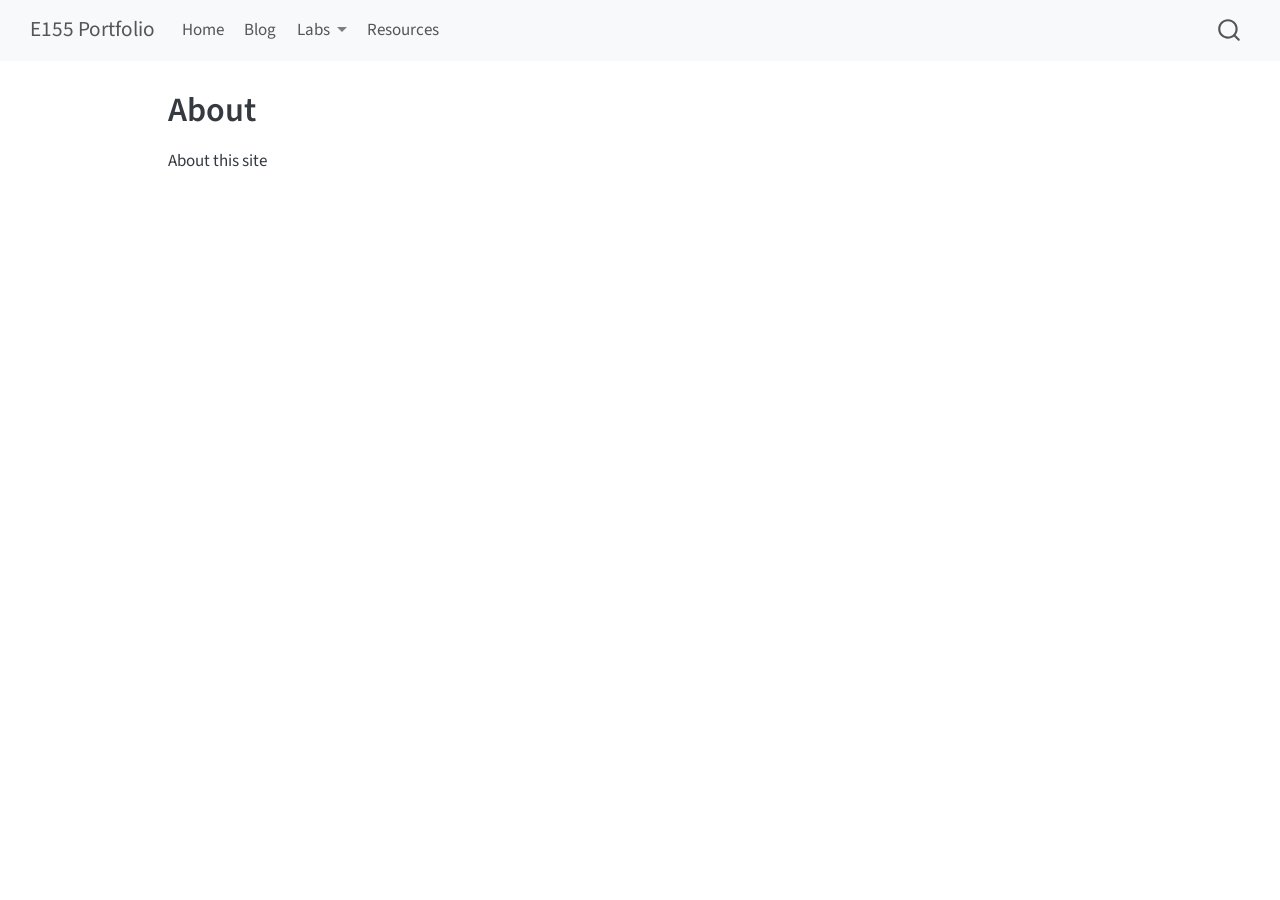
<file: about.html>
<!DOCTYPE html>
<html xmlns="http://www.w3.org/1999/xhtml" lang="en" xml:lang="en"><head>

<meta charset="utf-8">
<meta name="generator" content="quarto-1.6.36">

<meta name="viewport" content="width=device-width, initial-scale=1.0, user-scalable=yes">


<title>About – E155 Portfolio</title>
<style>
code{white-space: pre-wrap;}
span.smallcaps{font-variant: small-caps;}
div.columns{display: flex; gap: min(4vw, 1.5em);}
div.column{flex: auto; overflow-x: auto;}
div.hanging-indent{margin-left: 1.5em; text-indent: -1.5em;}
ul.task-list{list-style: none;}
ul.task-list li input[type="checkbox"] {
  width: 0.8em;
  margin: 0 0.8em 0.2em -1em; /* quarto-specific, see https://github.com/quarto-dev/quarto-cli/issues/4556 */ 
  vertical-align: middle;
}
</style>


<script src="site_libs/quarto-nav/quarto-nav.js"></script>
<script src="site_libs/quarto-nav/headroom.min.js"></script>
<script src="site_libs/clipboard/clipboard.min.js"></script>
<script src="site_libs/quarto-search/autocomplete.umd.js"></script>
<script src="site_libs/quarto-search/fuse.min.js"></script>
<script src="site_libs/quarto-search/quarto-search.js"></script>
<meta name="quarto:offset" content="./">
<script src="site_libs/quarto-html/quarto.js"></script>
<script src="site_libs/quarto-html/popper.min.js"></script>
<script src="site_libs/quarto-html/tippy.umd.min.js"></script>
<script src="site_libs/quarto-html/anchor.min.js"></script>
<link href="site_libs/quarto-html/tippy.css" rel="stylesheet">
<link href="site_libs/quarto-html/quarto-syntax-highlighting-01c78b5cd655e4cd89133cf59d535862.css" rel="stylesheet" id="quarto-text-highlighting-styles">
<script src="site_libs/bootstrap/bootstrap.min.js"></script>
<link href="site_libs/bootstrap/bootstrap-icons.css" rel="stylesheet">
<link href="site_libs/bootstrap/bootstrap-274c3d255ff4b40ad85bc0e900837b3c.min.css" rel="stylesheet" append-hash="true" id="quarto-bootstrap" data-mode="light">
<script id="quarto-search-options" type="application/json">{
  "location": "navbar",
  "copy-button": false,
  "collapse-after": 3,
  "panel-placement": "end",
  "type": "overlay",
  "limit": 50,
  "keyboard-shortcut": [
    "f",
    "/",
    "s"
  ],
  "show-item-context": false,
  "language": {
    "search-no-results-text": "No results",
    "search-matching-documents-text": "matching documents",
    "search-copy-link-title": "Copy link to search",
    "search-hide-matches-text": "Hide additional matches",
    "search-more-match-text": "more match in this document",
    "search-more-matches-text": "more matches in this document",
    "search-clear-button-title": "Clear",
    "search-text-placeholder": "",
    "search-detached-cancel-button-title": "Cancel",
    "search-submit-button-title": "Submit",
    "search-label": "Search"
  }
}</script>


<link rel="stylesheet" href="styles.css">
</head>

<body class="nav-fixed">

<div id="quarto-search-results"></div>
  <header id="quarto-header" class="headroom fixed-top">
    <nav class="navbar navbar-expand-lg " data-bs-theme="dark">
      <div class="navbar-container container-fluid">
      <div class="navbar-brand-container mx-auto">
    <a class="navbar-brand" href="./index.html">
    <span class="navbar-title">E155 Portfolio</span>
    </a>
  </div>
            <div id="quarto-search" class="" title="Search"></div>
          <button class="navbar-toggler" type="button" data-bs-toggle="collapse" data-bs-target="#navbarCollapse" aria-controls="navbarCollapse" role="menu" aria-expanded="false" aria-label="Toggle navigation" onclick="if (window.quartoToggleHeadroom) { window.quartoToggleHeadroom(); }">
  <span class="navbar-toggler-icon"></span>
</button>
          <div class="collapse navbar-collapse" id="navbarCollapse">
            <ul class="navbar-nav navbar-nav-scroll me-auto">
  <li class="nav-item">
    <a class="nav-link" href="./index.html"> 
<span class="menu-text">Home</span></a>
  </li>  
  <li class="nav-item">
    <a class="nav-link" href="./blog.html"> 
<span class="menu-text">Blog</span></a>
  </li>  
  <li class="nav-item dropdown ">
    <a class="nav-link dropdown-toggle" href="#" id="nav-menu-labs" role="link" data-bs-toggle="dropdown" aria-expanded="false">
 <span class="menu-text">Labs</span>
    </a>
    <ul class="dropdown-menu" aria-labelledby="nav-menu-labs">    
        <li>
    <a class="dropdown-item" href="./labs/lab1/lab1.html">
 <span class="dropdown-text">Lab1</span></a>
  </li>  
        <li>
    <a class="dropdown-item" href="./labs/lab2/lab2.html">
 <span class="dropdown-text">Lab2</span></a>
  </li>  
        <li>
    <a class="dropdown-item" href="./labs/lab3/lab3.html">
 <span class="dropdown-text">Lab3</span></a>
  </li>  
        <li>
    <a class="dropdown-item" href="./labs/lab4/lab4.html">
 <span class="dropdown-text">Lab4</span></a>
  </li>  
        <li>
    <a class="dropdown-item" href="./labs/lab5/lab5.html">
 <span class="dropdown-text">Lab5</span></a>
  </li>  
        <li>
    <a class="dropdown-item" href="./labs/lab6/lab6.html">
 <span class="dropdown-text">Lab6</span></a>
  </li>  
        <li>
    <a class="dropdown-item" href="./labs/lab7/lab7.html">
 <span class="dropdown-text">Lab7</span></a>
  </li>  
    </ul>
  </li>
  <li class="nav-item">
    <a class="nav-link" href="./resources.html"> 
<span class="menu-text">Resources</span></a>
  </li>  
</ul>
          </div> <!-- /navcollapse -->
            <div class="quarto-navbar-tools">
</div>
      </div> <!-- /container-fluid -->
    </nav>
</header>
<!-- content -->
<div id="quarto-content" class="quarto-container page-columns page-rows-contents page-layout-article page-navbar">
<!-- sidebar -->
<!-- margin-sidebar -->
    <div id="quarto-margin-sidebar" class="sidebar margin-sidebar zindex-bottom">
        
    </div>
<!-- main -->
<main class="content" id="quarto-document-content">

<header id="title-block-header" class="quarto-title-block default">
<div class="quarto-title">
<h1 class="title">About</h1>
</div>



<div class="quarto-title-meta">

    
  
    
  </div>
  


</header>


<p>About this site</p>



</main> <!-- /main -->
<script id="quarto-html-after-body" type="application/javascript">
window.document.addEventListener("DOMContentLoaded", function (event) {
  const toggleBodyColorMode = (bsSheetEl) => {
    const mode = bsSheetEl.getAttribute("data-mode");
    const bodyEl = window.document.querySelector("body");
    if (mode === "dark") {
      bodyEl.classList.add("quarto-dark");
      bodyEl.classList.remove("quarto-light");
    } else {
      bodyEl.classList.add("quarto-light");
      bodyEl.classList.remove("quarto-dark");
    }
  }
  const toggleBodyColorPrimary = () => {
    const bsSheetEl = window.document.querySelector("link#quarto-bootstrap");
    if (bsSheetEl) {
      toggleBodyColorMode(bsSheetEl);
    }
  }
  toggleBodyColorPrimary();  
  const icon = "";
  const anchorJS = new window.AnchorJS();
  anchorJS.options = {
    placement: 'right',
    icon: icon
  };
  anchorJS.add('.anchored');
  const isCodeAnnotation = (el) => {
    for (const clz of el.classList) {
      if (clz.startsWith('code-annotation-')) {                     
        return true;
      }
    }
    return false;
  }
  const onCopySuccess = function(e) {
    // button target
    const button = e.trigger;
    // don't keep focus
    button.blur();
    // flash "checked"
    button.classList.add('code-copy-button-checked');
    var currentTitle = button.getAttribute("title");
    button.setAttribute("title", "Copied!");
    let tooltip;
    if (window.bootstrap) {
      button.setAttribute("data-bs-toggle", "tooltip");
      button.setAttribute("data-bs-placement", "left");
      button.setAttribute("data-bs-title", "Copied!");
      tooltip = new bootstrap.Tooltip(button, 
        { trigger: "manual", 
          customClass: "code-copy-button-tooltip",
          offset: [0, -8]});
      tooltip.show();    
    }
    setTimeout(function() {
      if (tooltip) {
        tooltip.hide();
        button.removeAttribute("data-bs-title");
        button.removeAttribute("data-bs-toggle");
        button.removeAttribute("data-bs-placement");
      }
      button.setAttribute("title", currentTitle);
      button.classList.remove('code-copy-button-checked');
    }, 1000);
    // clear code selection
    e.clearSelection();
  }
  const getTextToCopy = function(trigger) {
      const codeEl = trigger.previousElementSibling.cloneNode(true);
      for (const childEl of codeEl.children) {
        if (isCodeAnnotation(childEl)) {
          childEl.remove();
        }
      }
      return codeEl.innerText;
  }
  const clipboard = new window.ClipboardJS('.code-copy-button:not([data-in-quarto-modal])', {
    text: getTextToCopy
  });
  clipboard.on('success', onCopySuccess);
  if (window.document.getElementById('quarto-embedded-source-code-modal')) {
    const clipboardModal = new window.ClipboardJS('.code-copy-button[data-in-quarto-modal]', {
      text: getTextToCopy,
      container: window.document.getElementById('quarto-embedded-source-code-modal')
    });
    clipboardModal.on('success', onCopySuccess);
  }
    var localhostRegex = new RegExp(/^(?:http|https):\/\/localhost\:?[0-9]*\//);
    var mailtoRegex = new RegExp(/^mailto:/);
      var filterRegex = new RegExp('/' + window.location.host + '/');
    var isInternal = (href) => {
        return filterRegex.test(href) || localhostRegex.test(href) || mailtoRegex.test(href);
    }
    // Inspect non-navigation links and adorn them if external
 	var links = window.document.querySelectorAll('a[href]:not(.nav-link):not(.navbar-brand):not(.toc-action):not(.sidebar-link):not(.sidebar-item-toggle):not(.pagination-link):not(.no-external):not([aria-hidden]):not(.dropdown-item):not(.quarto-navigation-tool):not(.about-link)');
    for (var i=0; i<links.length; i++) {
      const link = links[i];
      if (!isInternal(link.href)) {
        // undo the damage that might have been done by quarto-nav.js in the case of
        // links that we want to consider external
        if (link.dataset.originalHref !== undefined) {
          link.href = link.dataset.originalHref;
        }
      }
    }
  function tippyHover(el, contentFn, onTriggerFn, onUntriggerFn) {
    const config = {
      allowHTML: true,
      maxWidth: 500,
      delay: 100,
      arrow: false,
      appendTo: function(el) {
          return el.parentElement;
      },
      interactive: true,
      interactiveBorder: 10,
      theme: 'quarto',
      placement: 'bottom-start',
    };
    if (contentFn) {
      config.content = contentFn;
    }
    if (onTriggerFn) {
      config.onTrigger = onTriggerFn;
    }
    if (onUntriggerFn) {
      config.onUntrigger = onUntriggerFn;
    }
    window.tippy(el, config); 
  }
  const noterefs = window.document.querySelectorAll('a[role="doc-noteref"]');
  for (var i=0; i<noterefs.length; i++) {
    const ref = noterefs[i];
    tippyHover(ref, function() {
      // use id or data attribute instead here
      let href = ref.getAttribute('data-footnote-href') || ref.getAttribute('href');
      try { href = new URL(href).hash; } catch {}
      const id = href.replace(/^#\/?/, "");
      const note = window.document.getElementById(id);
      if (note) {
        return note.innerHTML;
      } else {
        return "";
      }
    });
  }
  const xrefs = window.document.querySelectorAll('a.quarto-xref');
  const processXRef = (id, note) => {
    // Strip column container classes
    const stripColumnClz = (el) => {
      el.classList.remove("page-full", "page-columns");
      if (el.children) {
        for (const child of el.children) {
          stripColumnClz(child);
        }
      }
    }
    stripColumnClz(note)
    if (id === null || id.startsWith('sec-')) {
      // Special case sections, only their first couple elements
      const container = document.createElement("div");
      if (note.children && note.children.length > 2) {
        container.appendChild(note.children[0].cloneNode(true));
        for (let i = 1; i < note.children.length; i++) {
          const child = note.children[i];
          if (child.tagName === "P" && child.innerText === "") {
            continue;
          } else {
            container.appendChild(child.cloneNode(true));
            break;
          }
        }
        if (window.Quarto?.typesetMath) {
          window.Quarto.typesetMath(container);
        }
        return container.innerHTML
      } else {
        if (window.Quarto?.typesetMath) {
          window.Quarto.typesetMath(note);
        }
        return note.innerHTML;
      }
    } else {
      // Remove any anchor links if they are present
      const anchorLink = note.querySelector('a.anchorjs-link');
      if (anchorLink) {
        anchorLink.remove();
      }
      if (window.Quarto?.typesetMath) {
        window.Quarto.typesetMath(note);
      }
      if (note.classList.contains("callout")) {
        return note.outerHTML;
      } else {
        return note.innerHTML;
      }
    }
  }
  for (var i=0; i<xrefs.length; i++) {
    const xref = xrefs[i];
    tippyHover(xref, undefined, function(instance) {
      instance.disable();
      let url = xref.getAttribute('href');
      let hash = undefined; 
      if (url.startsWith('#')) {
        hash = url;
      } else {
        try { hash = new URL(url).hash; } catch {}
      }
      if (hash) {
        const id = hash.replace(/^#\/?/, "");
        const note = window.document.getElementById(id);
        if (note !== null) {
          try {
            const html = processXRef(id, note.cloneNode(true));
            instance.setContent(html);
          } finally {
            instance.enable();
            instance.show();
          }
        } else {
          // See if we can fetch this
          fetch(url.split('#')[0])
          .then(res => res.text())
          .then(html => {
            const parser = new DOMParser();
            const htmlDoc = parser.parseFromString(html, "text/html");
            const note = htmlDoc.getElementById(id);
            if (note !== null) {
              const html = processXRef(id, note);
              instance.setContent(html);
            } 
          }).finally(() => {
            instance.enable();
            instance.show();
          });
        }
      } else {
        // See if we can fetch a full url (with no hash to target)
        // This is a special case and we should probably do some content thinning / targeting
        fetch(url)
        .then(res => res.text())
        .then(html => {
          const parser = new DOMParser();
          const htmlDoc = parser.parseFromString(html, "text/html");
          const note = htmlDoc.querySelector('main.content');
          if (note !== null) {
            // This should only happen for chapter cross references
            // (since there is no id in the URL)
            // remove the first header
            if (note.children.length > 0 && note.children[0].tagName === "HEADER") {
              note.children[0].remove();
            }
            const html = processXRef(null, note);
            instance.setContent(html);
          } 
        }).finally(() => {
          instance.enable();
          instance.show();
        });
      }
    }, function(instance) {
    });
  }
      let selectedAnnoteEl;
      const selectorForAnnotation = ( cell, annotation) => {
        let cellAttr = 'data-code-cell="' + cell + '"';
        let lineAttr = 'data-code-annotation="' +  annotation + '"';
        const selector = 'span[' + cellAttr + '][' + lineAttr + ']';
        return selector;
      }
      const selectCodeLines = (annoteEl) => {
        const doc = window.document;
        const targetCell = annoteEl.getAttribute("data-target-cell");
        const targetAnnotation = annoteEl.getAttribute("data-target-annotation");
        const annoteSpan = window.document.querySelector(selectorForAnnotation(targetCell, targetAnnotation));
        const lines = annoteSpan.getAttribute("data-code-lines").split(",");
        const lineIds = lines.map((line) => {
          return targetCell + "-" + line;
        })
        let top = null;
        let height = null;
        let parent = null;
        if (lineIds.length > 0) {
            //compute the position of the single el (top and bottom and make a div)
            const el = window.document.getElementById(lineIds[0]);
            top = el.offsetTop;
            height = el.offsetHeight;
            parent = el.parentElement.parentElement;
          if (lineIds.length > 1) {
            const lastEl = window.document.getElementById(lineIds[lineIds.length - 1]);
            const bottom = lastEl.offsetTop + lastEl.offsetHeight;
            height = bottom - top;
          }
          if (top !== null && height !== null && parent !== null) {
            // cook up a div (if necessary) and position it 
            let div = window.document.getElementById("code-annotation-line-highlight");
            if (div === null) {
              div = window.document.createElement("div");
              div.setAttribute("id", "code-annotation-line-highlight");
              div.style.position = 'absolute';
              parent.appendChild(div);
            }
            div.style.top = top - 2 + "px";
            div.style.height = height + 4 + "px";
            div.style.left = 0;
            let gutterDiv = window.document.getElementById("code-annotation-line-highlight-gutter");
            if (gutterDiv === null) {
              gutterDiv = window.document.createElement("div");
              gutterDiv.setAttribute("id", "code-annotation-line-highlight-gutter");
              gutterDiv.style.position = 'absolute';
              const codeCell = window.document.getElementById(targetCell);
              const gutter = codeCell.querySelector('.code-annotation-gutter');
              gutter.appendChild(gutterDiv);
            }
            gutterDiv.style.top = top - 2 + "px";
            gutterDiv.style.height = height + 4 + "px";
          }
          selectedAnnoteEl = annoteEl;
        }
      };
      const unselectCodeLines = () => {
        const elementsIds = ["code-annotation-line-highlight", "code-annotation-line-highlight-gutter"];
        elementsIds.forEach((elId) => {
          const div = window.document.getElementById(elId);
          if (div) {
            div.remove();
          }
        });
        selectedAnnoteEl = undefined;
      };
        // Handle positioning of the toggle
    window.addEventListener(
      "resize",
      throttle(() => {
        elRect = undefined;
        if (selectedAnnoteEl) {
          selectCodeLines(selectedAnnoteEl);
        }
      }, 10)
    );
    function throttle(fn, ms) {
    let throttle = false;
    let timer;
      return (...args) => {
        if(!throttle) { // first call gets through
            fn.apply(this, args);
            throttle = true;
        } else { // all the others get throttled
            if(timer) clearTimeout(timer); // cancel #2
            timer = setTimeout(() => {
              fn.apply(this, args);
              timer = throttle = false;
            }, ms);
        }
      };
    }
      // Attach click handler to the DT
      const annoteDls = window.document.querySelectorAll('dt[data-target-cell]');
      for (const annoteDlNode of annoteDls) {
        annoteDlNode.addEventListener('click', (event) => {
          const clickedEl = event.target;
          if (clickedEl !== selectedAnnoteEl) {
            unselectCodeLines();
            const activeEl = window.document.querySelector('dt[data-target-cell].code-annotation-active');
            if (activeEl) {
              activeEl.classList.remove('code-annotation-active');
            }
            selectCodeLines(clickedEl);
            clickedEl.classList.add('code-annotation-active');
          } else {
            // Unselect the line
            unselectCodeLines();
            clickedEl.classList.remove('code-annotation-active');
          }
        });
      }
  const findCites = (el) => {
    const parentEl = el.parentElement;
    if (parentEl) {
      const cites = parentEl.dataset.cites;
      if (cites) {
        return {
          el,
          cites: cites.split(' ')
        };
      } else {
        return findCites(el.parentElement)
      }
    } else {
      return undefined;
    }
  };
  var bibliorefs = window.document.querySelectorAll('a[role="doc-biblioref"]');
  for (var i=0; i<bibliorefs.length; i++) {
    const ref = bibliorefs[i];
    const citeInfo = findCites(ref);
    if (citeInfo) {
      tippyHover(citeInfo.el, function() {
        var popup = window.document.createElement('div');
        citeInfo.cites.forEach(function(cite) {
          var citeDiv = window.document.createElement('div');
          citeDiv.classList.add('hanging-indent');
          citeDiv.classList.add('csl-entry');
          var biblioDiv = window.document.getElementById('ref-' + cite);
          if (biblioDiv) {
            citeDiv.innerHTML = biblioDiv.innerHTML;
          }
          popup.appendChild(citeDiv);
        });
        return popup.innerHTML;
      });
    }
  }
});
</script>
</div> <!-- /content -->




</body></html>
</file>
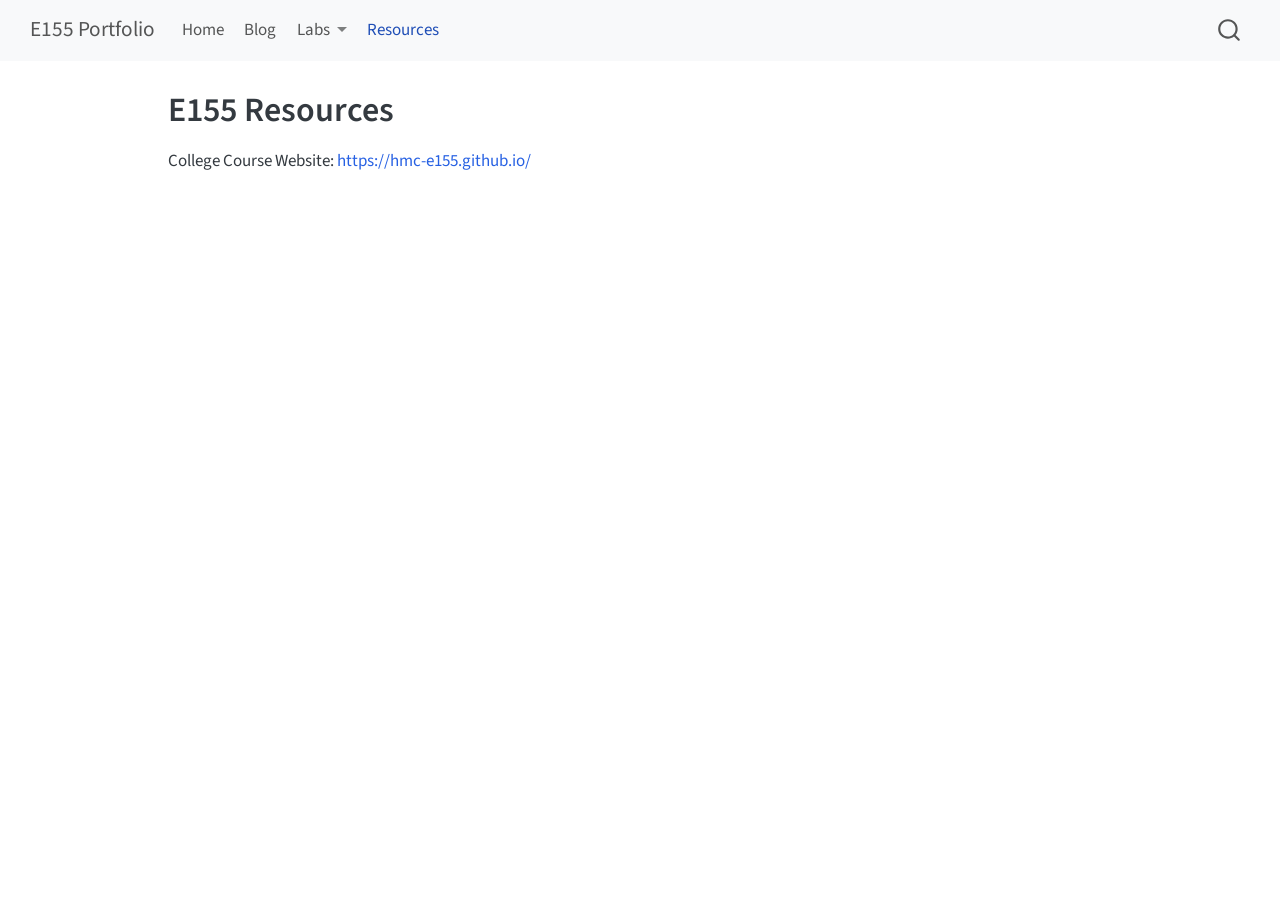
<file: resources.html>
<!DOCTYPE html>
<html xmlns="http://www.w3.org/1999/xhtml" lang="en" xml:lang="en"><head>

<meta charset="utf-8">
<meta name="generator" content="quarto-1.6.36">

<meta name="viewport" content="width=device-width, initial-scale=1.0, user-scalable=yes">


<title>E155 Resources – E155 Portfolio</title>
<style>
code{white-space: pre-wrap;}
span.smallcaps{font-variant: small-caps;}
div.columns{display: flex; gap: min(4vw, 1.5em);}
div.column{flex: auto; overflow-x: auto;}
div.hanging-indent{margin-left: 1.5em; text-indent: -1.5em;}
ul.task-list{list-style: none;}
ul.task-list li input[type="checkbox"] {
  width: 0.8em;
  margin: 0 0.8em 0.2em -1em; /* quarto-specific, see https://github.com/quarto-dev/quarto-cli/issues/4556 */ 
  vertical-align: middle;
}
</style>


<script src="site_libs/quarto-nav/quarto-nav.js"></script>
<script src="site_libs/quarto-nav/headroom.min.js"></script>
<script src="site_libs/clipboard/clipboard.min.js"></script>
<script src="site_libs/quarto-search/autocomplete.umd.js"></script>
<script src="site_libs/quarto-search/fuse.min.js"></script>
<script src="site_libs/quarto-search/quarto-search.js"></script>
<meta name="quarto:offset" content="./">
<script src="site_libs/quarto-html/quarto.js"></script>
<script src="site_libs/quarto-html/popper.min.js"></script>
<script src="site_libs/quarto-html/tippy.umd.min.js"></script>
<script src="site_libs/quarto-html/anchor.min.js"></script>
<link href="site_libs/quarto-html/tippy.css" rel="stylesheet">
<link href="site_libs/quarto-html/quarto-syntax-highlighting-01c78b5cd655e4cd89133cf59d535862.css" rel="stylesheet" id="quarto-text-highlighting-styles">
<script src="site_libs/bootstrap/bootstrap.min.js"></script>
<link href="site_libs/bootstrap/bootstrap-icons.css" rel="stylesheet">
<link href="site_libs/bootstrap/bootstrap-274c3d255ff4b40ad85bc0e900837b3c.min.css" rel="stylesheet" append-hash="true" id="quarto-bootstrap" data-mode="light">
<script id="quarto-search-options" type="application/json">{
  "location": "navbar",
  "copy-button": false,
  "collapse-after": 3,
  "panel-placement": "end",
  "type": "overlay",
  "limit": 50,
  "keyboard-shortcut": [
    "f",
    "/",
    "s"
  ],
  "show-item-context": false,
  "language": {
    "search-no-results-text": "No results",
    "search-matching-documents-text": "matching documents",
    "search-copy-link-title": "Copy link to search",
    "search-hide-matches-text": "Hide additional matches",
    "search-more-match-text": "more match in this document",
    "search-more-matches-text": "more matches in this document",
    "search-clear-button-title": "Clear",
    "search-text-placeholder": "",
    "search-detached-cancel-button-title": "Cancel",
    "search-submit-button-title": "Submit",
    "search-label": "Search"
  }
}</script>


<link rel="stylesheet" href="styles.css">
</head>

<body class="nav-fixed">

<div id="quarto-search-results"></div>
  <header id="quarto-header" class="headroom fixed-top">
    <nav class="navbar navbar-expand-lg " data-bs-theme="dark">
      <div class="navbar-container container-fluid">
      <div class="navbar-brand-container mx-auto">
    <a class="navbar-brand" href="./index.html">
    <span class="navbar-title">E155 Portfolio</span>
    </a>
  </div>
            <div id="quarto-search" class="" title="Search"></div>
          <button class="navbar-toggler" type="button" data-bs-toggle="collapse" data-bs-target="#navbarCollapse" aria-controls="navbarCollapse" role="menu" aria-expanded="false" aria-label="Toggle navigation" onclick="if (window.quartoToggleHeadroom) { window.quartoToggleHeadroom(); }">
  <span class="navbar-toggler-icon"></span>
</button>
          <div class="collapse navbar-collapse" id="navbarCollapse">
            <ul class="navbar-nav navbar-nav-scroll me-auto">
  <li class="nav-item">
    <a class="nav-link" href="./index.html"> 
<span class="menu-text">Home</span></a>
  </li>  
  <li class="nav-item">
    <a class="nav-link" href="./blog.html"> 
<span class="menu-text">Blog</span></a>
  </li>  
  <li class="nav-item dropdown ">
    <a class="nav-link dropdown-toggle" href="#" id="nav-menu-labs" role="link" data-bs-toggle="dropdown" aria-expanded="false">
 <span class="menu-text">Labs</span>
    </a>
    <ul class="dropdown-menu" aria-labelledby="nav-menu-labs">    
        <li>
    <a class="dropdown-item" href="./labs/lab1/lab1.html">
 <span class="dropdown-text">Lab1</span></a>
  </li>  
        <li>
    <a class="dropdown-item" href="./labs/lab2/lab2.html">
 <span class="dropdown-text">Lab2</span></a>
  </li>  
        <li>
    <a class="dropdown-item" href="./labs/lab3/lab3.html">
 <span class="dropdown-text">Lab3</span></a>
  </li>  
        <li>
    <a class="dropdown-item" href="./labs/lab4/lab4.html">
 <span class="dropdown-text">Lab4</span></a>
  </li>  
        <li>
    <a class="dropdown-item" href="./labs/lab5/lab5.html">
 <span class="dropdown-text">Lab5</span></a>
  </li>  
        <li>
    <a class="dropdown-item" href="./labs/lab6/lab6.html">
 <span class="dropdown-text">Lab6</span></a>
  </li>  
        <li>
    <a class="dropdown-item" href="./labs/lab7/lab7.html">
 <span class="dropdown-text">Lab7</span></a>
  </li>  
    </ul>
  </li>
  <li class="nav-item">
    <a class="nav-link active" href="./resources.html" aria-current="page"> 
<span class="menu-text">Resources</span></a>
  </li>  
</ul>
          </div> <!-- /navcollapse -->
            <div class="quarto-navbar-tools">
</div>
      </div> <!-- /container-fluid -->
    </nav>
</header>
<!-- content -->
<div id="quarto-content" class="quarto-container page-columns page-rows-contents page-layout-article page-navbar">
<!-- sidebar -->
<!-- margin-sidebar -->
    <div id="quarto-margin-sidebar" class="sidebar margin-sidebar zindex-bottom">
        
    </div>
<!-- main -->
<main class="content" id="quarto-document-content">

<header id="title-block-header" class="quarto-title-block default">
<div class="quarto-title">
<h1 class="title">E155 Resources</h1>
</div>



<div class="quarto-title-meta">

    
  
    
  </div>
  


</header>


<p>College Course Website: <a href="https://hmc-e155.github.io/" class="uri">https://hmc-e155.github.io/</a></p>



</main> <!-- /main -->
<script id="quarto-html-after-body" type="application/javascript">
window.document.addEventListener("DOMContentLoaded", function (event) {
  const toggleBodyColorMode = (bsSheetEl) => {
    const mode = bsSheetEl.getAttribute("data-mode");
    const bodyEl = window.document.querySelector("body");
    if (mode === "dark") {
      bodyEl.classList.add("quarto-dark");
      bodyEl.classList.remove("quarto-light");
    } else {
      bodyEl.classList.add("quarto-light");
      bodyEl.classList.remove("quarto-dark");
    }
  }
  const toggleBodyColorPrimary = () => {
    const bsSheetEl = window.document.querySelector("link#quarto-bootstrap");
    if (bsSheetEl) {
      toggleBodyColorMode(bsSheetEl);
    }
  }
  toggleBodyColorPrimary();  
  const icon = "";
  const anchorJS = new window.AnchorJS();
  anchorJS.options = {
    placement: 'right',
    icon: icon
  };
  anchorJS.add('.anchored');
  const isCodeAnnotation = (el) => {
    for (const clz of el.classList) {
      if (clz.startsWith('code-annotation-')) {                     
        return true;
      }
    }
    return false;
  }
  const onCopySuccess = function(e) {
    // button target
    const button = e.trigger;
    // don't keep focus
    button.blur();
    // flash "checked"
    button.classList.add('code-copy-button-checked');
    var currentTitle = button.getAttribute("title");
    button.setAttribute("title", "Copied!");
    let tooltip;
    if (window.bootstrap) {
      button.setAttribute("data-bs-toggle", "tooltip");
      button.setAttribute("data-bs-placement", "left");
      button.setAttribute("data-bs-title", "Copied!");
      tooltip = new bootstrap.Tooltip(button, 
        { trigger: "manual", 
          customClass: "code-copy-button-tooltip",
          offset: [0, -8]});
      tooltip.show();    
    }
    setTimeout(function() {
      if (tooltip) {
        tooltip.hide();
        button.removeAttribute("data-bs-title");
        button.removeAttribute("data-bs-toggle");
        button.removeAttribute("data-bs-placement");
      }
      button.setAttribute("title", currentTitle);
      button.classList.remove('code-copy-button-checked');
    }, 1000);
    // clear code selection
    e.clearSelection();
  }
  const getTextToCopy = function(trigger) {
      const codeEl = trigger.previousElementSibling.cloneNode(true);
      for (const childEl of codeEl.children) {
        if (isCodeAnnotation(childEl)) {
          childEl.remove();
        }
      }
      return codeEl.innerText;
  }
  const clipboard = new window.ClipboardJS('.code-copy-button:not([data-in-quarto-modal])', {
    text: getTextToCopy
  });
  clipboard.on('success', onCopySuccess);
  if (window.document.getElementById('quarto-embedded-source-code-modal')) {
    const clipboardModal = new window.ClipboardJS('.code-copy-button[data-in-quarto-modal]', {
      text: getTextToCopy,
      container: window.document.getElementById('quarto-embedded-source-code-modal')
    });
    clipboardModal.on('success', onCopySuccess);
  }
    var localhostRegex = new RegExp(/^(?:http|https):\/\/localhost\:?[0-9]*\//);
    var mailtoRegex = new RegExp(/^mailto:/);
      var filterRegex = new RegExp('/' + window.location.host + '/');
    var isInternal = (href) => {
        return filterRegex.test(href) || localhostRegex.test(href) || mailtoRegex.test(href);
    }
    // Inspect non-navigation links and adorn them if external
 	var links = window.document.querySelectorAll('a[href]:not(.nav-link):not(.navbar-brand):not(.toc-action):not(.sidebar-link):not(.sidebar-item-toggle):not(.pagination-link):not(.no-external):not([aria-hidden]):not(.dropdown-item):not(.quarto-navigation-tool):not(.about-link)');
    for (var i=0; i<links.length; i++) {
      const link = links[i];
      if (!isInternal(link.href)) {
        // undo the damage that might have been done by quarto-nav.js in the case of
        // links that we want to consider external
        if (link.dataset.originalHref !== undefined) {
          link.href = link.dataset.originalHref;
        }
      }
    }
  function tippyHover(el, contentFn, onTriggerFn, onUntriggerFn) {
    const config = {
      allowHTML: true,
      maxWidth: 500,
      delay: 100,
      arrow: false,
      appendTo: function(el) {
          return el.parentElement;
      },
      interactive: true,
      interactiveBorder: 10,
      theme: 'quarto',
      placement: 'bottom-start',
    };
    if (contentFn) {
      config.content = contentFn;
    }
    if (onTriggerFn) {
      config.onTrigger = onTriggerFn;
    }
    if (onUntriggerFn) {
      config.onUntrigger = onUntriggerFn;
    }
    window.tippy(el, config); 
  }
  const noterefs = window.document.querySelectorAll('a[role="doc-noteref"]');
  for (var i=0; i<noterefs.length; i++) {
    const ref = noterefs[i];
    tippyHover(ref, function() {
      // use id or data attribute instead here
      let href = ref.getAttribute('data-footnote-href') || ref.getAttribute('href');
      try { href = new URL(href).hash; } catch {}
      const id = href.replace(/^#\/?/, "");
      const note = window.document.getElementById(id);
      if (note) {
        return note.innerHTML;
      } else {
        return "";
      }
    });
  }
  const xrefs = window.document.querySelectorAll('a.quarto-xref');
  const processXRef = (id, note) => {
    // Strip column container classes
    const stripColumnClz = (el) => {
      el.classList.remove("page-full", "page-columns");
      if (el.children) {
        for (const child of el.children) {
          stripColumnClz(child);
        }
      }
    }
    stripColumnClz(note)
    if (id === null || id.startsWith('sec-')) {
      // Special case sections, only their first couple elements
      const container = document.createElement("div");
      if (note.children && note.children.length > 2) {
        container.appendChild(note.children[0].cloneNode(true));
        for (let i = 1; i < note.children.length; i++) {
          const child = note.children[i];
          if (child.tagName === "P" && child.innerText === "") {
            continue;
          } else {
            container.appendChild(child.cloneNode(true));
            break;
          }
        }
        if (window.Quarto?.typesetMath) {
          window.Quarto.typesetMath(container);
        }
        return container.innerHTML
      } else {
        if (window.Quarto?.typesetMath) {
          window.Quarto.typesetMath(note);
        }
        return note.innerHTML;
      }
    } else {
      // Remove any anchor links if they are present
      const anchorLink = note.querySelector('a.anchorjs-link');
      if (anchorLink) {
        anchorLink.remove();
      }
      if (window.Quarto?.typesetMath) {
        window.Quarto.typesetMath(note);
      }
      if (note.classList.contains("callout")) {
        return note.outerHTML;
      } else {
        return note.innerHTML;
      }
    }
  }
  for (var i=0; i<xrefs.length; i++) {
    const xref = xrefs[i];
    tippyHover(xref, undefined, function(instance) {
      instance.disable();
      let url = xref.getAttribute('href');
      let hash = undefined; 
      if (url.startsWith('#')) {
        hash = url;
      } else {
        try { hash = new URL(url).hash; } catch {}
      }
      if (hash) {
        const id = hash.replace(/^#\/?/, "");
        const note = window.document.getElementById(id);
        if (note !== null) {
          try {
            const html = processXRef(id, note.cloneNode(true));
            instance.setContent(html);
          } finally {
            instance.enable();
            instance.show();
          }
        } else {
          // See if we can fetch this
          fetch(url.split('#')[0])
          .then(res => res.text())
          .then(html => {
            const parser = new DOMParser();
            const htmlDoc = parser.parseFromString(html, "text/html");
            const note = htmlDoc.getElementById(id);
            if (note !== null) {
              const html = processXRef(id, note);
              instance.setContent(html);
            } 
          }).finally(() => {
            instance.enable();
            instance.show();
          });
        }
      } else {
        // See if we can fetch a full url (with no hash to target)
        // This is a special case and we should probably do some content thinning / targeting
        fetch(url)
        .then(res => res.text())
        .then(html => {
          const parser = new DOMParser();
          const htmlDoc = parser.parseFromString(html, "text/html");
          const note = htmlDoc.querySelector('main.content');
          if (note !== null) {
            // This should only happen for chapter cross references
            // (since there is no id in the URL)
            // remove the first header
            if (note.children.length > 0 && note.children[0].tagName === "HEADER") {
              note.children[0].remove();
            }
            const html = processXRef(null, note);
            instance.setContent(html);
          } 
        }).finally(() => {
          instance.enable();
          instance.show();
        });
      }
    }, function(instance) {
    });
  }
      let selectedAnnoteEl;
      const selectorForAnnotation = ( cell, annotation) => {
        let cellAttr = 'data-code-cell="' + cell + '"';
        let lineAttr = 'data-code-annotation="' +  annotation + '"';
        const selector = 'span[' + cellAttr + '][' + lineAttr + ']';
        return selector;
      }
      const selectCodeLines = (annoteEl) => {
        const doc = window.document;
        const targetCell = annoteEl.getAttribute("data-target-cell");
        const targetAnnotation = annoteEl.getAttribute("data-target-annotation");
        const annoteSpan = window.document.querySelector(selectorForAnnotation(targetCell, targetAnnotation));
        const lines = annoteSpan.getAttribute("data-code-lines").split(",");
        const lineIds = lines.map((line) => {
          return targetCell + "-" + line;
        })
        let top = null;
        let height = null;
        let parent = null;
        if (lineIds.length > 0) {
            //compute the position of the single el (top and bottom and make a div)
            const el = window.document.getElementById(lineIds[0]);
            top = el.offsetTop;
            height = el.offsetHeight;
            parent = el.parentElement.parentElement;
          if (lineIds.length > 1) {
            const lastEl = window.document.getElementById(lineIds[lineIds.length - 1]);
            const bottom = lastEl.offsetTop + lastEl.offsetHeight;
            height = bottom - top;
          }
          if (top !== null && height !== null && parent !== null) {
            // cook up a div (if necessary) and position it 
            let div = window.document.getElementById("code-annotation-line-highlight");
            if (div === null) {
              div = window.document.createElement("div");
              div.setAttribute("id", "code-annotation-line-highlight");
              div.style.position = 'absolute';
              parent.appendChild(div);
            }
            div.style.top = top - 2 + "px";
            div.style.height = height + 4 + "px";
            div.style.left = 0;
            let gutterDiv = window.document.getElementById("code-annotation-line-highlight-gutter");
            if (gutterDiv === null) {
              gutterDiv = window.document.createElement("div");
              gutterDiv.setAttribute("id", "code-annotation-line-highlight-gutter");
              gutterDiv.style.position = 'absolute';
              const codeCell = window.document.getElementById(targetCell);
              const gutter = codeCell.querySelector('.code-annotation-gutter');
              gutter.appendChild(gutterDiv);
            }
            gutterDiv.style.top = top - 2 + "px";
            gutterDiv.style.height = height + 4 + "px";
          }
          selectedAnnoteEl = annoteEl;
        }
      };
      const unselectCodeLines = () => {
        const elementsIds = ["code-annotation-line-highlight", "code-annotation-line-highlight-gutter"];
        elementsIds.forEach((elId) => {
          const div = window.document.getElementById(elId);
          if (div) {
            div.remove();
          }
        });
        selectedAnnoteEl = undefined;
      };
        // Handle positioning of the toggle
    window.addEventListener(
      "resize",
      throttle(() => {
        elRect = undefined;
        if (selectedAnnoteEl) {
          selectCodeLines(selectedAnnoteEl);
        }
      }, 10)
    );
    function throttle(fn, ms) {
    let throttle = false;
    let timer;
      return (...args) => {
        if(!throttle) { // first call gets through
            fn.apply(this, args);
            throttle = true;
        } else { // all the others get throttled
            if(timer) clearTimeout(timer); // cancel #2
            timer = setTimeout(() => {
              fn.apply(this, args);
              timer = throttle = false;
            }, ms);
        }
      };
    }
      // Attach click handler to the DT
      const annoteDls = window.document.querySelectorAll('dt[data-target-cell]');
      for (const annoteDlNode of annoteDls) {
        annoteDlNode.addEventListener('click', (event) => {
          const clickedEl = event.target;
          if (clickedEl !== selectedAnnoteEl) {
            unselectCodeLines();
            const activeEl = window.document.querySelector('dt[data-target-cell].code-annotation-active');
            if (activeEl) {
              activeEl.classList.remove('code-annotation-active');
            }
            selectCodeLines(clickedEl);
            clickedEl.classList.add('code-annotation-active');
          } else {
            // Unselect the line
            unselectCodeLines();
            clickedEl.classList.remove('code-annotation-active');
          }
        });
      }
  const findCites = (el) => {
    const parentEl = el.parentElement;
    if (parentEl) {
      const cites = parentEl.dataset.cites;
      if (cites) {
        return {
          el,
          cites: cites.split(' ')
        };
      } else {
        return findCites(el.parentElement)
      }
    } else {
      return undefined;
    }
  };
  var bibliorefs = window.document.querySelectorAll('a[role="doc-biblioref"]');
  for (var i=0; i<bibliorefs.length; i++) {
    const ref = bibliorefs[i];
    const citeInfo = findCites(ref);
    if (citeInfo) {
      tippyHover(citeInfo.el, function() {
        var popup = window.document.createElement('div');
        citeInfo.cites.forEach(function(cite) {
          var citeDiv = window.document.createElement('div');
          citeDiv.classList.add('hanging-indent');
          citeDiv.classList.add('csl-entry');
          var biblioDiv = window.document.getElementById('ref-' + cite);
          if (biblioDiv) {
            citeDiv.innerHTML = biblioDiv.innerHTML;
          }
          popup.appendChild(citeDiv);
        });
        return popup.innerHTML;
      });
    }
  }
});
</script>
</div> <!-- /content -->




</body></html>
</file>
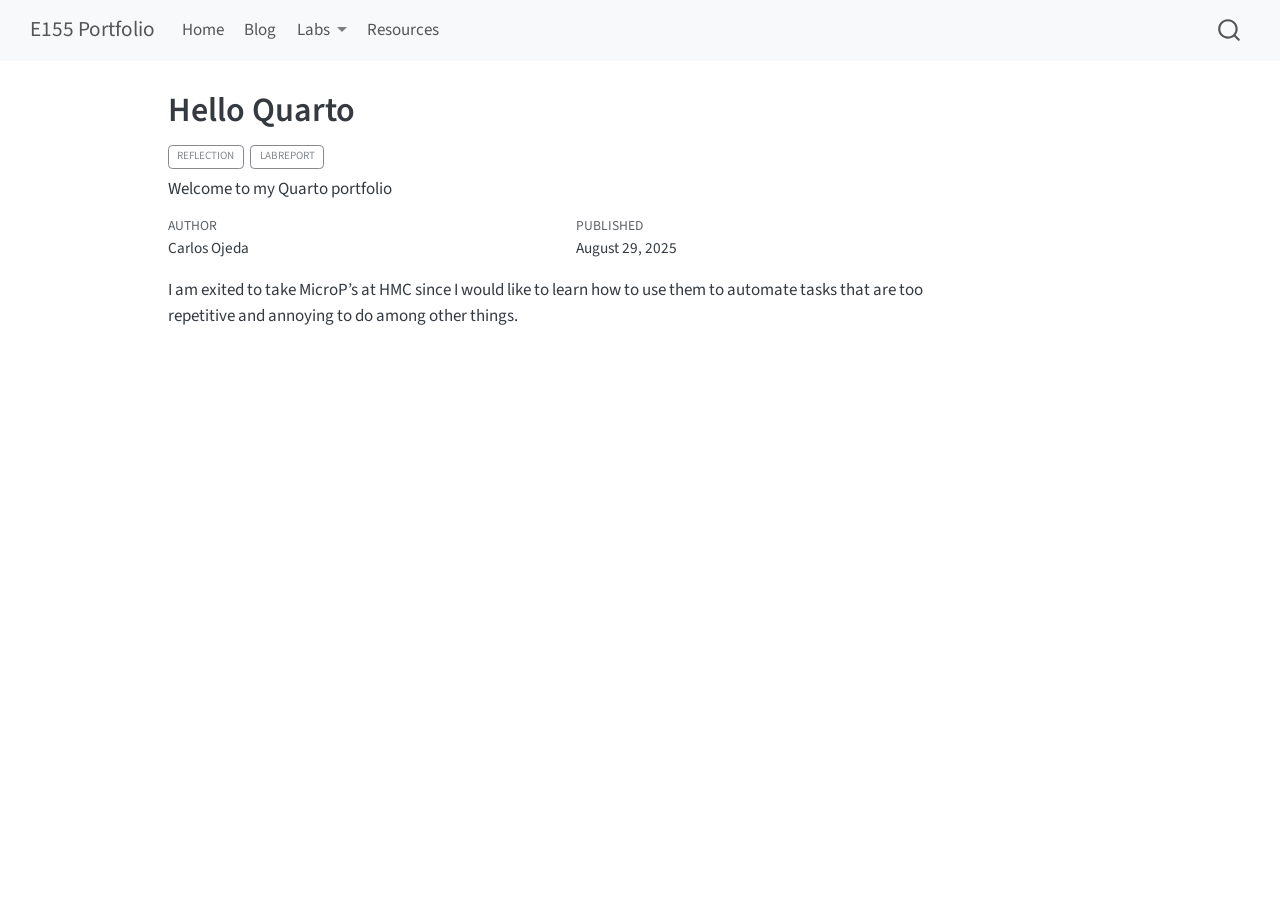
<file: posts/first-post.html>
<!DOCTYPE html>
<html xmlns="http://www.w3.org/1999/xhtml" lang="en" xml:lang="en"><head>

<meta charset="utf-8">
<meta name="generator" content="quarto-1.6.36">

<meta name="viewport" content="width=device-width, initial-scale=1.0, user-scalable=yes">

<meta name="author" content="Carlos Ojeda">
<meta name="dcterms.date" content="2025-08-29">
<meta name="description" content="Welcome to my Quarto portfolio">

<title>Hello Quarto – E155 Portfolio</title>
<style>
code{white-space: pre-wrap;}
span.smallcaps{font-variant: small-caps;}
div.columns{display: flex; gap: min(4vw, 1.5em);}
div.column{flex: auto; overflow-x: auto;}
div.hanging-indent{margin-left: 1.5em; text-indent: -1.5em;}
ul.task-list{list-style: none;}
ul.task-list li input[type="checkbox"] {
  width: 0.8em;
  margin: 0 0.8em 0.2em -1em; /* quarto-specific, see https://github.com/quarto-dev/quarto-cli/issues/4556 */ 
  vertical-align: middle;
}
</style>


<script src="../site_libs/quarto-nav/quarto-nav.js"></script>
<script src="../site_libs/quarto-nav/headroom.min.js"></script>
<script src="../site_libs/clipboard/clipboard.min.js"></script>
<script src="../site_libs/quarto-search/autocomplete.umd.js"></script>
<script src="../site_libs/quarto-search/fuse.min.js"></script>
<script src="../site_libs/quarto-search/quarto-search.js"></script>
<meta name="quarto:offset" content="../">
<script src="../site_libs/quarto-html/quarto.js"></script>
<script src="../site_libs/quarto-html/popper.min.js"></script>
<script src="../site_libs/quarto-html/tippy.umd.min.js"></script>
<script src="../site_libs/quarto-html/anchor.min.js"></script>
<link href="../site_libs/quarto-html/tippy.css" rel="stylesheet">
<link href="../site_libs/quarto-html/quarto-syntax-highlighting-01c78b5cd655e4cd89133cf59d535862.css" rel="stylesheet" id="quarto-text-highlighting-styles">
<script src="../site_libs/bootstrap/bootstrap.min.js"></script>
<link href="../site_libs/bootstrap/bootstrap-icons.css" rel="stylesheet">
<link href="../site_libs/bootstrap/bootstrap-274c3d255ff4b40ad85bc0e900837b3c.min.css" rel="stylesheet" append-hash="true" id="quarto-bootstrap" data-mode="light">
<script id="quarto-search-options" type="application/json">{
  "location": "navbar",
  "copy-button": false,
  "collapse-after": 3,
  "panel-placement": "end",
  "type": "overlay",
  "limit": 50,
  "keyboard-shortcut": [
    "f",
    "/",
    "s"
  ],
  "show-item-context": false,
  "language": {
    "search-no-results-text": "No results",
    "search-matching-documents-text": "matching documents",
    "search-copy-link-title": "Copy link to search",
    "search-hide-matches-text": "Hide additional matches",
    "search-more-match-text": "more match in this document",
    "search-more-matches-text": "more matches in this document",
    "search-clear-button-title": "Clear",
    "search-text-placeholder": "",
    "search-detached-cancel-button-title": "Cancel",
    "search-submit-button-title": "Submit",
    "search-label": "Search"
  }
}</script>


<link rel="stylesheet" href="../styles.css">
</head>

<body class="nav-fixed">

<div id="quarto-search-results"></div>
  <header id="quarto-header" class="headroom fixed-top">
    <nav class="navbar navbar-expand-lg " data-bs-theme="dark">
      <div class="navbar-container container-fluid">
      <div class="navbar-brand-container mx-auto">
    <a class="navbar-brand" href="../index.html">
    <span class="navbar-title">E155 Portfolio</span>
    </a>
  </div>
            <div id="quarto-search" class="" title="Search"></div>
          <button class="navbar-toggler" type="button" data-bs-toggle="collapse" data-bs-target="#navbarCollapse" aria-controls="navbarCollapse" role="menu" aria-expanded="false" aria-label="Toggle navigation" onclick="if (window.quartoToggleHeadroom) { window.quartoToggleHeadroom(); }">
  <span class="navbar-toggler-icon"></span>
</button>
          <div class="collapse navbar-collapse" id="navbarCollapse">
            <ul class="navbar-nav navbar-nav-scroll me-auto">
  <li class="nav-item">
    <a class="nav-link" href="../index.html"> 
<span class="menu-text">Home</span></a>
  </li>  
  <li class="nav-item">
    <a class="nav-link" href="../blog.html"> 
<span class="menu-text">Blog</span></a>
  </li>  
  <li class="nav-item dropdown ">
    <a class="nav-link dropdown-toggle" href="#" id="nav-menu-labs" role="link" data-bs-toggle="dropdown" aria-expanded="false">
 <span class="menu-text">Labs</span>
    </a>
    <ul class="dropdown-menu" aria-labelledby="nav-menu-labs">    
        <li>
    <a class="dropdown-item" href="../labs/lab1/lab1.html">
 <span class="dropdown-text">Lab1</span></a>
  </li>  
        <li>
    <a class="dropdown-item" href="../labs/lab2/lab2.html">
 <span class="dropdown-text">Lab2</span></a>
  </li>  
        <li>
    <a class="dropdown-item" href="../labs/lab3/lab3.html">
 <span class="dropdown-text">Lab3</span></a>
  </li>  
        <li>
    <a class="dropdown-item" href="../labs/lab4/lab4.html">
 <span class="dropdown-text">Lab4</span></a>
  </li>  
        <li>
    <a class="dropdown-item" href="../labs/lab5/lab5.html">
 <span class="dropdown-text">Lab5</span></a>
  </li>  
        <li>
    <a class="dropdown-item" href="../labs/lab6/lab6.html">
 <span class="dropdown-text">Lab6</span></a>
  </li>  
        <li>
    <a class="dropdown-item" href="../labs/lab7/lab7.html">
 <span class="dropdown-text">Lab7</span></a>
  </li>  
    </ul>
  </li>
  <li class="nav-item">
    <a class="nav-link" href="../resources.html"> 
<span class="menu-text">Resources</span></a>
  </li>  
</ul>
          </div> <!-- /navcollapse -->
            <div class="quarto-navbar-tools">
</div>
      </div> <!-- /container-fluid -->
    </nav>
</header>
<!-- content -->
<div id="quarto-content" class="quarto-container page-columns page-rows-contents page-layout-article page-navbar">
<!-- sidebar -->
<!-- margin-sidebar -->
    <div id="quarto-margin-sidebar" class="sidebar margin-sidebar zindex-bottom">
        
    </div>
<!-- main -->
<main class="content" id="quarto-document-content">

<header id="title-block-header" class="quarto-title-block default">
<div class="quarto-title">
<h1 class="title">Hello Quarto</h1>
  <div class="quarto-categories">
    <div class="quarto-category">reflection</div>
    <div class="quarto-category">labreport</div>
  </div>
  </div>

<div>
  <div class="description">
    Welcome to my Quarto portfolio
  </div>
</div>


<div class="quarto-title-meta">

    <div>
    <div class="quarto-title-meta-heading">Author</div>
    <div class="quarto-title-meta-contents">
             <p>Carlos Ojeda </p>
          </div>
  </div>
    
    <div>
    <div class="quarto-title-meta-heading">Published</div>
    <div class="quarto-title-meta-contents">
      <p class="date">August 29, 2025</p>
    </div>
  </div>
  
    
  </div>
  


</header>


<p>I am exited to take MicroP’s at HMC since I would like to learn how to use them to automate tasks that are too repetitive and annoying to do among other things.</p>



</main> <!-- /main -->
<script id="quarto-html-after-body" type="application/javascript">
window.document.addEventListener("DOMContentLoaded", function (event) {
  const toggleBodyColorMode = (bsSheetEl) => {
    const mode = bsSheetEl.getAttribute("data-mode");
    const bodyEl = window.document.querySelector("body");
    if (mode === "dark") {
      bodyEl.classList.add("quarto-dark");
      bodyEl.classList.remove("quarto-light");
    } else {
      bodyEl.classList.add("quarto-light");
      bodyEl.classList.remove("quarto-dark");
    }
  }
  const toggleBodyColorPrimary = () => {
    const bsSheetEl = window.document.querySelector("link#quarto-bootstrap");
    if (bsSheetEl) {
      toggleBodyColorMode(bsSheetEl);
    }
  }
  toggleBodyColorPrimary();  
  const icon = "";
  const anchorJS = new window.AnchorJS();
  anchorJS.options = {
    placement: 'right',
    icon: icon
  };
  anchorJS.add('.anchored');
  const isCodeAnnotation = (el) => {
    for (const clz of el.classList) {
      if (clz.startsWith('code-annotation-')) {                     
        return true;
      }
    }
    return false;
  }
  const onCopySuccess = function(e) {
    // button target
    const button = e.trigger;
    // don't keep focus
    button.blur();
    // flash "checked"
    button.classList.add('code-copy-button-checked');
    var currentTitle = button.getAttribute("title");
    button.setAttribute("title", "Copied!");
    let tooltip;
    if (window.bootstrap) {
      button.setAttribute("data-bs-toggle", "tooltip");
      button.setAttribute("data-bs-placement", "left");
      button.setAttribute("data-bs-title", "Copied!");
      tooltip = new bootstrap.Tooltip(button, 
        { trigger: "manual", 
          customClass: "code-copy-button-tooltip",
          offset: [0, -8]});
      tooltip.show();    
    }
    setTimeout(function() {
      if (tooltip) {
        tooltip.hide();
        button.removeAttribute("data-bs-title");
        button.removeAttribute("data-bs-toggle");
        button.removeAttribute("data-bs-placement");
      }
      button.setAttribute("title", currentTitle);
      button.classList.remove('code-copy-button-checked');
    }, 1000);
    // clear code selection
    e.clearSelection();
  }
  const getTextToCopy = function(trigger) {
      const codeEl = trigger.previousElementSibling.cloneNode(true);
      for (const childEl of codeEl.children) {
        if (isCodeAnnotation(childEl)) {
          childEl.remove();
        }
      }
      return codeEl.innerText;
  }
  const clipboard = new window.ClipboardJS('.code-copy-button:not([data-in-quarto-modal])', {
    text: getTextToCopy
  });
  clipboard.on('success', onCopySuccess);
  if (window.document.getElementById('quarto-embedded-source-code-modal')) {
    const clipboardModal = new window.ClipboardJS('.code-copy-button[data-in-quarto-modal]', {
      text: getTextToCopy,
      container: window.document.getElementById('quarto-embedded-source-code-modal')
    });
    clipboardModal.on('success', onCopySuccess);
  }
    var localhostRegex = new RegExp(/^(?:http|https):\/\/localhost\:?[0-9]*\//);
    var mailtoRegex = new RegExp(/^mailto:/);
      var filterRegex = new RegExp('/' + window.location.host + '/');
    var isInternal = (href) => {
        return filterRegex.test(href) || localhostRegex.test(href) || mailtoRegex.test(href);
    }
    // Inspect non-navigation links and adorn them if external
 	var links = window.document.querySelectorAll('a[href]:not(.nav-link):not(.navbar-brand):not(.toc-action):not(.sidebar-link):not(.sidebar-item-toggle):not(.pagination-link):not(.no-external):not([aria-hidden]):not(.dropdown-item):not(.quarto-navigation-tool):not(.about-link)');
    for (var i=0; i<links.length; i++) {
      const link = links[i];
      if (!isInternal(link.href)) {
        // undo the damage that might have been done by quarto-nav.js in the case of
        // links that we want to consider external
        if (link.dataset.originalHref !== undefined) {
          link.href = link.dataset.originalHref;
        }
      }
    }
  function tippyHover(el, contentFn, onTriggerFn, onUntriggerFn) {
    const config = {
      allowHTML: true,
      maxWidth: 500,
      delay: 100,
      arrow: false,
      appendTo: function(el) {
          return el.parentElement;
      },
      interactive: true,
      interactiveBorder: 10,
      theme: 'quarto',
      placement: 'bottom-start',
    };
    if (contentFn) {
      config.content = contentFn;
    }
    if (onTriggerFn) {
      config.onTrigger = onTriggerFn;
    }
    if (onUntriggerFn) {
      config.onUntrigger = onUntriggerFn;
    }
    window.tippy(el, config); 
  }
  const noterefs = window.document.querySelectorAll('a[role="doc-noteref"]');
  for (var i=0; i<noterefs.length; i++) {
    const ref = noterefs[i];
    tippyHover(ref, function() {
      // use id or data attribute instead here
      let href = ref.getAttribute('data-footnote-href') || ref.getAttribute('href');
      try { href = new URL(href).hash; } catch {}
      const id = href.replace(/^#\/?/, "");
      const note = window.document.getElementById(id);
      if (note) {
        return note.innerHTML;
      } else {
        return "";
      }
    });
  }
  const xrefs = window.document.querySelectorAll('a.quarto-xref');
  const processXRef = (id, note) => {
    // Strip column container classes
    const stripColumnClz = (el) => {
      el.classList.remove("page-full", "page-columns");
      if (el.children) {
        for (const child of el.children) {
          stripColumnClz(child);
        }
      }
    }
    stripColumnClz(note)
    if (id === null || id.startsWith('sec-')) {
      // Special case sections, only their first couple elements
      const container = document.createElement("div");
      if (note.children && note.children.length > 2) {
        container.appendChild(note.children[0].cloneNode(true));
        for (let i = 1; i < note.children.length; i++) {
          const child = note.children[i];
          if (child.tagName === "P" && child.innerText === "") {
            continue;
          } else {
            container.appendChild(child.cloneNode(true));
            break;
          }
        }
        if (window.Quarto?.typesetMath) {
          window.Quarto.typesetMath(container);
        }
        return container.innerHTML
      } else {
        if (window.Quarto?.typesetMath) {
          window.Quarto.typesetMath(note);
        }
        return note.innerHTML;
      }
    } else {
      // Remove any anchor links if they are present
      const anchorLink = note.querySelector('a.anchorjs-link');
      if (anchorLink) {
        anchorLink.remove();
      }
      if (window.Quarto?.typesetMath) {
        window.Quarto.typesetMath(note);
      }
      if (note.classList.contains("callout")) {
        return note.outerHTML;
      } else {
        return note.innerHTML;
      }
    }
  }
  for (var i=0; i<xrefs.length; i++) {
    const xref = xrefs[i];
    tippyHover(xref, undefined, function(instance) {
      instance.disable();
      let url = xref.getAttribute('href');
      let hash = undefined; 
      if (url.startsWith('#')) {
        hash = url;
      } else {
        try { hash = new URL(url).hash; } catch {}
      }
      if (hash) {
        const id = hash.replace(/^#\/?/, "");
        const note = window.document.getElementById(id);
        if (note !== null) {
          try {
            const html = processXRef(id, note.cloneNode(true));
            instance.setContent(html);
          } finally {
            instance.enable();
            instance.show();
          }
        } else {
          // See if we can fetch this
          fetch(url.split('#')[0])
          .then(res => res.text())
          .then(html => {
            const parser = new DOMParser();
            const htmlDoc = parser.parseFromString(html, "text/html");
            const note = htmlDoc.getElementById(id);
            if (note !== null) {
              const html = processXRef(id, note);
              instance.setContent(html);
            } 
          }).finally(() => {
            instance.enable();
            instance.show();
          });
        }
      } else {
        // See if we can fetch a full url (with no hash to target)
        // This is a special case and we should probably do some content thinning / targeting
        fetch(url)
        .then(res => res.text())
        .then(html => {
          const parser = new DOMParser();
          const htmlDoc = parser.parseFromString(html, "text/html");
          const note = htmlDoc.querySelector('main.content');
          if (note !== null) {
            // This should only happen for chapter cross references
            // (since there is no id in the URL)
            // remove the first header
            if (note.children.length > 0 && note.children[0].tagName === "HEADER") {
              note.children[0].remove();
            }
            const html = processXRef(null, note);
            instance.setContent(html);
          } 
        }).finally(() => {
          instance.enable();
          instance.show();
        });
      }
    }, function(instance) {
    });
  }
      let selectedAnnoteEl;
      const selectorForAnnotation = ( cell, annotation) => {
        let cellAttr = 'data-code-cell="' + cell + '"';
        let lineAttr = 'data-code-annotation="' +  annotation + '"';
        const selector = 'span[' + cellAttr + '][' + lineAttr + ']';
        return selector;
      }
      const selectCodeLines = (annoteEl) => {
        const doc = window.document;
        const targetCell = annoteEl.getAttribute("data-target-cell");
        const targetAnnotation = annoteEl.getAttribute("data-target-annotation");
        const annoteSpan = window.document.querySelector(selectorForAnnotation(targetCell, targetAnnotation));
        const lines = annoteSpan.getAttribute("data-code-lines").split(",");
        const lineIds = lines.map((line) => {
          return targetCell + "-" + line;
        })
        let top = null;
        let height = null;
        let parent = null;
        if (lineIds.length > 0) {
            //compute the position of the single el (top and bottom and make a div)
            const el = window.document.getElementById(lineIds[0]);
            top = el.offsetTop;
            height = el.offsetHeight;
            parent = el.parentElement.parentElement;
          if (lineIds.length > 1) {
            const lastEl = window.document.getElementById(lineIds[lineIds.length - 1]);
            const bottom = lastEl.offsetTop + lastEl.offsetHeight;
            height = bottom - top;
          }
          if (top !== null && height !== null && parent !== null) {
            // cook up a div (if necessary) and position it 
            let div = window.document.getElementById("code-annotation-line-highlight");
            if (div === null) {
              div = window.document.createElement("div");
              div.setAttribute("id", "code-annotation-line-highlight");
              div.style.position = 'absolute';
              parent.appendChild(div);
            }
            div.style.top = top - 2 + "px";
            div.style.height = height + 4 + "px";
            div.style.left = 0;
            let gutterDiv = window.document.getElementById("code-annotation-line-highlight-gutter");
            if (gutterDiv === null) {
              gutterDiv = window.document.createElement("div");
              gutterDiv.setAttribute("id", "code-annotation-line-highlight-gutter");
              gutterDiv.style.position = 'absolute';
              const codeCell = window.document.getElementById(targetCell);
              const gutter = codeCell.querySelector('.code-annotation-gutter');
              gutter.appendChild(gutterDiv);
            }
            gutterDiv.style.top = top - 2 + "px";
            gutterDiv.style.height = height + 4 + "px";
          }
          selectedAnnoteEl = annoteEl;
        }
      };
      const unselectCodeLines = () => {
        const elementsIds = ["code-annotation-line-highlight", "code-annotation-line-highlight-gutter"];
        elementsIds.forEach((elId) => {
          const div = window.document.getElementById(elId);
          if (div) {
            div.remove();
          }
        });
        selectedAnnoteEl = undefined;
      };
        // Handle positioning of the toggle
    window.addEventListener(
      "resize",
      throttle(() => {
        elRect = undefined;
        if (selectedAnnoteEl) {
          selectCodeLines(selectedAnnoteEl);
        }
      }, 10)
    );
    function throttle(fn, ms) {
    let throttle = false;
    let timer;
      return (...args) => {
        if(!throttle) { // first call gets through
            fn.apply(this, args);
            throttle = true;
        } else { // all the others get throttled
            if(timer) clearTimeout(timer); // cancel #2
            timer = setTimeout(() => {
              fn.apply(this, args);
              timer = throttle = false;
            }, ms);
        }
      };
    }
      // Attach click handler to the DT
      const annoteDls = window.document.querySelectorAll('dt[data-target-cell]');
      for (const annoteDlNode of annoteDls) {
        annoteDlNode.addEventListener('click', (event) => {
          const clickedEl = event.target;
          if (clickedEl !== selectedAnnoteEl) {
            unselectCodeLines();
            const activeEl = window.document.querySelector('dt[data-target-cell].code-annotation-active');
            if (activeEl) {
              activeEl.classList.remove('code-annotation-active');
            }
            selectCodeLines(clickedEl);
            clickedEl.classList.add('code-annotation-active');
          } else {
            // Unselect the line
            unselectCodeLines();
            clickedEl.classList.remove('code-annotation-active');
          }
        });
      }
  const findCites = (el) => {
    const parentEl = el.parentElement;
    if (parentEl) {
      const cites = parentEl.dataset.cites;
      if (cites) {
        return {
          el,
          cites: cites.split(' ')
        };
      } else {
        return findCites(el.parentElement)
      }
    } else {
      return undefined;
    }
  };
  var bibliorefs = window.document.querySelectorAll('a[role="doc-biblioref"]');
  for (var i=0; i<bibliorefs.length; i++) {
    const ref = bibliorefs[i];
    const citeInfo = findCites(ref);
    if (citeInfo) {
      tippyHover(citeInfo.el, function() {
        var popup = window.document.createElement('div');
        citeInfo.cites.forEach(function(cite) {
          var citeDiv = window.document.createElement('div');
          citeDiv.classList.add('hanging-indent');
          citeDiv.classList.add('csl-entry');
          var biblioDiv = window.document.getElementById('ref-' + cite);
          if (biblioDiv) {
            citeDiv.innerHTML = biblioDiv.innerHTML;
          }
          popup.appendChild(citeDiv);
        });
        return popup.innerHTML;
      });
    }
  }
});
</script>
</div> <!-- /content -->




</body></html>
</file>
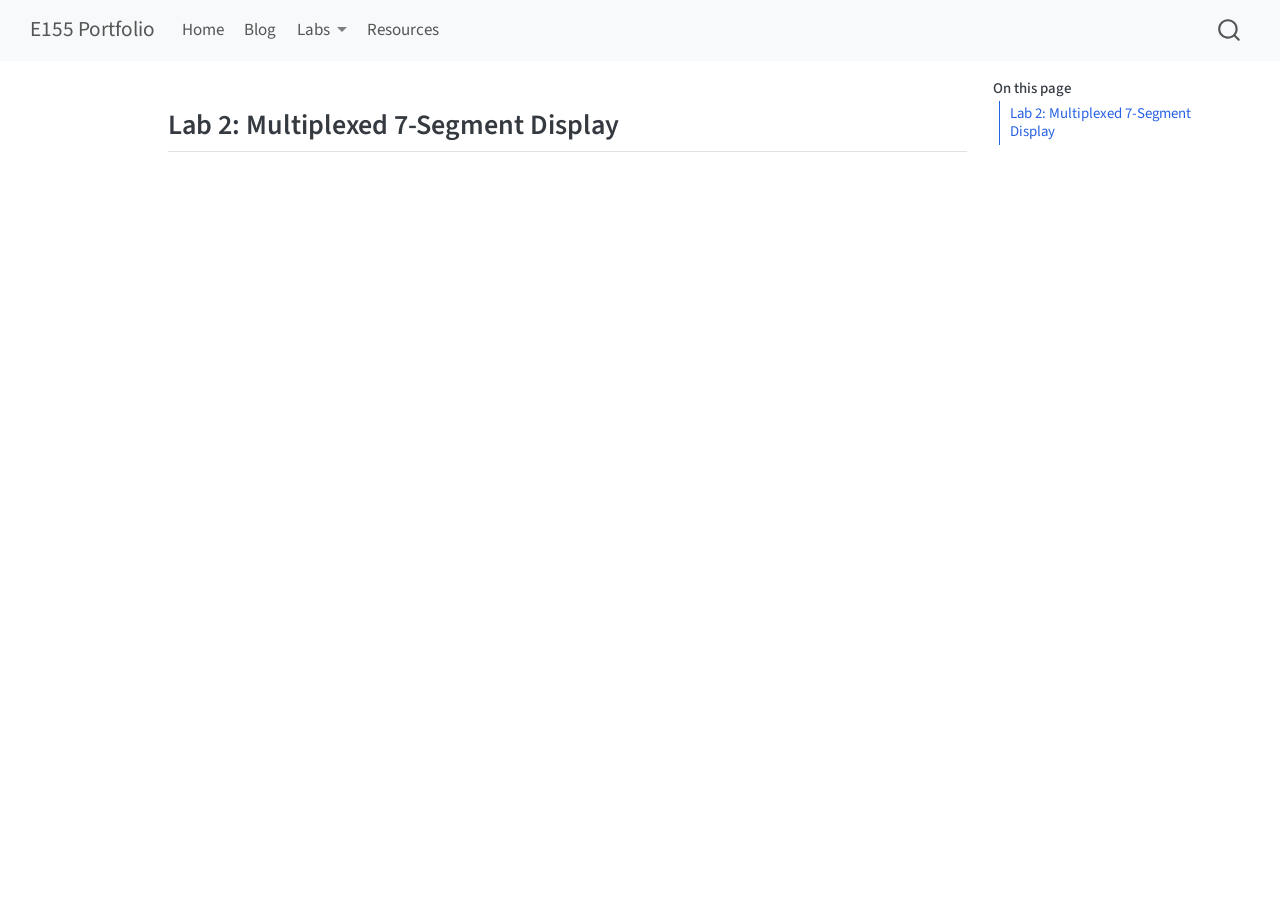
<file: labs/lab2/lab2.html>
<!DOCTYPE html>
<html xmlns="http://www.w3.org/1999/xhtml" lang="en" xml:lang="en"><head>

<meta charset="utf-8">
<meta name="generator" content="quarto-1.6.36">

<meta name="viewport" content="width=device-width, initial-scale=1.0, user-scalable=yes">


<title>lab2 – E155 Portfolio</title>
<style>
code{white-space: pre-wrap;}
span.smallcaps{font-variant: small-caps;}
div.columns{display: flex; gap: min(4vw, 1.5em);}
div.column{flex: auto; overflow-x: auto;}
div.hanging-indent{margin-left: 1.5em; text-indent: -1.5em;}
ul.task-list{list-style: none;}
ul.task-list li input[type="checkbox"] {
  width: 0.8em;
  margin: 0 0.8em 0.2em -1em; /* quarto-specific, see https://github.com/quarto-dev/quarto-cli/issues/4556 */ 
  vertical-align: middle;
}
</style>


<script src="../../site_libs/quarto-nav/quarto-nav.js"></script>
<script src="../../site_libs/quarto-nav/headroom.min.js"></script>
<script src="../../site_libs/clipboard/clipboard.min.js"></script>
<script src="../../site_libs/quarto-search/autocomplete.umd.js"></script>
<script src="../../site_libs/quarto-search/fuse.min.js"></script>
<script src="../../site_libs/quarto-search/quarto-search.js"></script>
<meta name="quarto:offset" content="../../">
<script src="../../site_libs/quarto-html/quarto.js"></script>
<script src="../../site_libs/quarto-html/popper.min.js"></script>
<script src="../../site_libs/quarto-html/tippy.umd.min.js"></script>
<script src="../../site_libs/quarto-html/anchor.min.js"></script>
<link href="../../site_libs/quarto-html/tippy.css" rel="stylesheet">
<link href="../../site_libs/quarto-html/quarto-syntax-highlighting-01c78b5cd655e4cd89133cf59d535862.css" rel="stylesheet" id="quarto-text-highlighting-styles">
<script src="../../site_libs/bootstrap/bootstrap.min.js"></script>
<link href="../../site_libs/bootstrap/bootstrap-icons.css" rel="stylesheet">
<link href="../../site_libs/bootstrap/bootstrap-274c3d255ff4b40ad85bc0e900837b3c.min.css" rel="stylesheet" append-hash="true" id="quarto-bootstrap" data-mode="light">
<script id="quarto-search-options" type="application/json">{
  "location": "navbar",
  "copy-button": false,
  "collapse-after": 3,
  "panel-placement": "end",
  "type": "overlay",
  "limit": 50,
  "keyboard-shortcut": [
    "f",
    "/",
    "s"
  ],
  "show-item-context": false,
  "language": {
    "search-no-results-text": "No results",
    "search-matching-documents-text": "matching documents",
    "search-copy-link-title": "Copy link to search",
    "search-hide-matches-text": "Hide additional matches",
    "search-more-match-text": "more match in this document",
    "search-more-matches-text": "more matches in this document",
    "search-clear-button-title": "Clear",
    "search-text-placeholder": "",
    "search-detached-cancel-button-title": "Cancel",
    "search-submit-button-title": "Submit",
    "search-label": "Search"
  }
}</script>


<link rel="stylesheet" href="../../styles.css">
</head>

<body class="nav-fixed">

<div id="quarto-search-results"></div>
  <header id="quarto-header" class="headroom fixed-top">
    <nav class="navbar navbar-expand-lg " data-bs-theme="dark">
      <div class="navbar-container container-fluid">
      <div class="navbar-brand-container mx-auto">
    <a class="navbar-brand" href="../../index.html">
    <span class="navbar-title">E155 Portfolio</span>
    </a>
  </div>
            <div id="quarto-search" class="" title="Search"></div>
          <button class="navbar-toggler" type="button" data-bs-toggle="collapse" data-bs-target="#navbarCollapse" aria-controls="navbarCollapse" role="menu" aria-expanded="false" aria-label="Toggle navigation" onclick="if (window.quartoToggleHeadroom) { window.quartoToggleHeadroom(); }">
  <span class="navbar-toggler-icon"></span>
</button>
          <div class="collapse navbar-collapse" id="navbarCollapse">
            <ul class="navbar-nav navbar-nav-scroll me-auto">
  <li class="nav-item">
    <a class="nav-link" href="../../index.html"> 
<span class="menu-text">Home</span></a>
  </li>  
  <li class="nav-item">
    <a class="nav-link" href="../../blog.html"> 
<span class="menu-text">Blog</span></a>
  </li>  
  <li class="nav-item dropdown ">
    <a class="nav-link dropdown-toggle" href="#" id="nav-menu-labs" role="link" data-bs-toggle="dropdown" aria-expanded="false">
 <span class="menu-text">Labs</span>
    </a>
    <ul class="dropdown-menu" aria-labelledby="nav-menu-labs">    
        <li>
    <a class="dropdown-item" href="../../labs/lab1/lab1.html">
 <span class="dropdown-text">Lab1</span></a>
  </li>  
        <li>
    <a class="dropdown-item" href="../../labs/lab2/lab2.html">
 <span class="dropdown-text">Lab2</span></a>
  </li>  
        <li>
    <a class="dropdown-item" href="../../labs/lab3/lab3.html">
 <span class="dropdown-text">Lab3</span></a>
  </li>  
        <li>
    <a class="dropdown-item" href="../../labs/lab4/lab4.html">
 <span class="dropdown-text">Lab4</span></a>
  </li>  
        <li>
    <a class="dropdown-item" href="../../labs/lab5/lab5.html">
 <span class="dropdown-text">Lab5</span></a>
  </li>  
        <li>
    <a class="dropdown-item" href="../../labs/lab6/lab6.html">
 <span class="dropdown-text">Lab6</span></a>
  </li>  
        <li>
    <a class="dropdown-item" href="../../labs/lab7/lab7.html">
 <span class="dropdown-text">Lab7</span></a>
  </li>  
    </ul>
  </li>
  <li class="nav-item">
    <a class="nav-link" href="../../resources.html"> 
<span class="menu-text">Resources</span></a>
  </li>  
</ul>
          </div> <!-- /navcollapse -->
            <div class="quarto-navbar-tools">
</div>
      </div> <!-- /container-fluid -->
    </nav>
</header>
<!-- content -->
<div id="quarto-content" class="quarto-container page-columns page-rows-contents page-layout-article page-navbar">
<!-- sidebar -->
<!-- margin-sidebar -->
    <div id="quarto-margin-sidebar" class="sidebar margin-sidebar">
        <nav id="TOC" role="doc-toc" class="toc-active">
    <h2 id="toc-title">On this page</h2>
   
  <ul>
  <li><a href="#lab-2-multiplexed-7-segment-display" id="toc-lab-2-multiplexed-7-segment-display" class="nav-link active" data-scroll-target="#lab-2-multiplexed-7-segment-display">Lab 2: Multiplexed 7-Segment Display</a></li>
  </ul>
</nav>
    </div>
<!-- main -->
<main class="content" id="quarto-document-content"><header id="title-block-header" class="quarto-title-block"></header>




<section id="lab-2-multiplexed-7-segment-display" class="level2">
<h2 class="anchored" data-anchor-id="lab-2-multiplexed-7-segment-display">Lab 2: Multiplexed 7-Segment Display</h2>


</section>

</main> <!-- /main -->
<script id="quarto-html-after-body" type="application/javascript">
window.document.addEventListener("DOMContentLoaded", function (event) {
  const toggleBodyColorMode = (bsSheetEl) => {
    const mode = bsSheetEl.getAttribute("data-mode");
    const bodyEl = window.document.querySelector("body");
    if (mode === "dark") {
      bodyEl.classList.add("quarto-dark");
      bodyEl.classList.remove("quarto-light");
    } else {
      bodyEl.classList.add("quarto-light");
      bodyEl.classList.remove("quarto-dark");
    }
  }
  const toggleBodyColorPrimary = () => {
    const bsSheetEl = window.document.querySelector("link#quarto-bootstrap");
    if (bsSheetEl) {
      toggleBodyColorMode(bsSheetEl);
    }
  }
  toggleBodyColorPrimary();  
  const icon = "";
  const anchorJS = new window.AnchorJS();
  anchorJS.options = {
    placement: 'right',
    icon: icon
  };
  anchorJS.add('.anchored');
  const isCodeAnnotation = (el) => {
    for (const clz of el.classList) {
      if (clz.startsWith('code-annotation-')) {                     
        return true;
      }
    }
    return false;
  }
  const onCopySuccess = function(e) {
    // button target
    const button = e.trigger;
    // don't keep focus
    button.blur();
    // flash "checked"
    button.classList.add('code-copy-button-checked');
    var currentTitle = button.getAttribute("title");
    button.setAttribute("title", "Copied!");
    let tooltip;
    if (window.bootstrap) {
      button.setAttribute("data-bs-toggle", "tooltip");
      button.setAttribute("data-bs-placement", "left");
      button.setAttribute("data-bs-title", "Copied!");
      tooltip = new bootstrap.Tooltip(button, 
        { trigger: "manual", 
          customClass: "code-copy-button-tooltip",
          offset: [0, -8]});
      tooltip.show();    
    }
    setTimeout(function() {
      if (tooltip) {
        tooltip.hide();
        button.removeAttribute("data-bs-title");
        button.removeAttribute("data-bs-toggle");
        button.removeAttribute("data-bs-placement");
      }
      button.setAttribute("title", currentTitle);
      button.classList.remove('code-copy-button-checked');
    }, 1000);
    // clear code selection
    e.clearSelection();
  }
  const getTextToCopy = function(trigger) {
      const codeEl = trigger.previousElementSibling.cloneNode(true);
      for (const childEl of codeEl.children) {
        if (isCodeAnnotation(childEl)) {
          childEl.remove();
        }
      }
      return codeEl.innerText;
  }
  const clipboard = new window.ClipboardJS('.code-copy-button:not([data-in-quarto-modal])', {
    text: getTextToCopy
  });
  clipboard.on('success', onCopySuccess);
  if (window.document.getElementById('quarto-embedded-source-code-modal')) {
    const clipboardModal = new window.ClipboardJS('.code-copy-button[data-in-quarto-modal]', {
      text: getTextToCopy,
      container: window.document.getElementById('quarto-embedded-source-code-modal')
    });
    clipboardModal.on('success', onCopySuccess);
  }
    var localhostRegex = new RegExp(/^(?:http|https):\/\/localhost\:?[0-9]*\//);
    var mailtoRegex = new RegExp(/^mailto:/);
      var filterRegex = new RegExp('/' + window.location.host + '/');
    var isInternal = (href) => {
        return filterRegex.test(href) || localhostRegex.test(href) || mailtoRegex.test(href);
    }
    // Inspect non-navigation links and adorn them if external
 	var links = window.document.querySelectorAll('a[href]:not(.nav-link):not(.navbar-brand):not(.toc-action):not(.sidebar-link):not(.sidebar-item-toggle):not(.pagination-link):not(.no-external):not([aria-hidden]):not(.dropdown-item):not(.quarto-navigation-tool):not(.about-link)');
    for (var i=0; i<links.length; i++) {
      const link = links[i];
      if (!isInternal(link.href)) {
        // undo the damage that might have been done by quarto-nav.js in the case of
        // links that we want to consider external
        if (link.dataset.originalHref !== undefined) {
          link.href = link.dataset.originalHref;
        }
      }
    }
  function tippyHover(el, contentFn, onTriggerFn, onUntriggerFn) {
    const config = {
      allowHTML: true,
      maxWidth: 500,
      delay: 100,
      arrow: false,
      appendTo: function(el) {
          return el.parentElement;
      },
      interactive: true,
      interactiveBorder: 10,
      theme: 'quarto',
      placement: 'bottom-start',
    };
    if (contentFn) {
      config.content = contentFn;
    }
    if (onTriggerFn) {
      config.onTrigger = onTriggerFn;
    }
    if (onUntriggerFn) {
      config.onUntrigger = onUntriggerFn;
    }
    window.tippy(el, config); 
  }
  const noterefs = window.document.querySelectorAll('a[role="doc-noteref"]');
  for (var i=0; i<noterefs.length; i++) {
    const ref = noterefs[i];
    tippyHover(ref, function() {
      // use id or data attribute instead here
      let href = ref.getAttribute('data-footnote-href') || ref.getAttribute('href');
      try { href = new URL(href).hash; } catch {}
      const id = href.replace(/^#\/?/, "");
      const note = window.document.getElementById(id);
      if (note) {
        return note.innerHTML;
      } else {
        return "";
      }
    });
  }
  const xrefs = window.document.querySelectorAll('a.quarto-xref');
  const processXRef = (id, note) => {
    // Strip column container classes
    const stripColumnClz = (el) => {
      el.classList.remove("page-full", "page-columns");
      if (el.children) {
        for (const child of el.children) {
          stripColumnClz(child);
        }
      }
    }
    stripColumnClz(note)
    if (id === null || id.startsWith('sec-')) {
      // Special case sections, only their first couple elements
      const container = document.createElement("div");
      if (note.children && note.children.length > 2) {
        container.appendChild(note.children[0].cloneNode(true));
        for (let i = 1; i < note.children.length; i++) {
          const child = note.children[i];
          if (child.tagName === "P" && child.innerText === "") {
            continue;
          } else {
            container.appendChild(child.cloneNode(true));
            break;
          }
        }
        if (window.Quarto?.typesetMath) {
          window.Quarto.typesetMath(container);
        }
        return container.innerHTML
      } else {
        if (window.Quarto?.typesetMath) {
          window.Quarto.typesetMath(note);
        }
        return note.innerHTML;
      }
    } else {
      // Remove any anchor links if they are present
      const anchorLink = note.querySelector('a.anchorjs-link');
      if (anchorLink) {
        anchorLink.remove();
      }
      if (window.Quarto?.typesetMath) {
        window.Quarto.typesetMath(note);
      }
      if (note.classList.contains("callout")) {
        return note.outerHTML;
      } else {
        return note.innerHTML;
      }
    }
  }
  for (var i=0; i<xrefs.length; i++) {
    const xref = xrefs[i];
    tippyHover(xref, undefined, function(instance) {
      instance.disable();
      let url = xref.getAttribute('href');
      let hash = undefined; 
      if (url.startsWith('#')) {
        hash = url;
      } else {
        try { hash = new URL(url).hash; } catch {}
      }
      if (hash) {
        const id = hash.replace(/^#\/?/, "");
        const note = window.document.getElementById(id);
        if (note !== null) {
          try {
            const html = processXRef(id, note.cloneNode(true));
            instance.setContent(html);
          } finally {
            instance.enable();
            instance.show();
          }
        } else {
          // See if we can fetch this
          fetch(url.split('#')[0])
          .then(res => res.text())
          .then(html => {
            const parser = new DOMParser();
            const htmlDoc = parser.parseFromString(html, "text/html");
            const note = htmlDoc.getElementById(id);
            if (note !== null) {
              const html = processXRef(id, note);
              instance.setContent(html);
            } 
          }).finally(() => {
            instance.enable();
            instance.show();
          });
        }
      } else {
        // See if we can fetch a full url (with no hash to target)
        // This is a special case and we should probably do some content thinning / targeting
        fetch(url)
        .then(res => res.text())
        .then(html => {
          const parser = new DOMParser();
          const htmlDoc = parser.parseFromString(html, "text/html");
          const note = htmlDoc.querySelector('main.content');
          if (note !== null) {
            // This should only happen for chapter cross references
            // (since there is no id in the URL)
            // remove the first header
            if (note.children.length > 0 && note.children[0].tagName === "HEADER") {
              note.children[0].remove();
            }
            const html = processXRef(null, note);
            instance.setContent(html);
          } 
        }).finally(() => {
          instance.enable();
          instance.show();
        });
      }
    }, function(instance) {
    });
  }
      let selectedAnnoteEl;
      const selectorForAnnotation = ( cell, annotation) => {
        let cellAttr = 'data-code-cell="' + cell + '"';
        let lineAttr = 'data-code-annotation="' +  annotation + '"';
        const selector = 'span[' + cellAttr + '][' + lineAttr + ']';
        return selector;
      }
      const selectCodeLines = (annoteEl) => {
        const doc = window.document;
        const targetCell = annoteEl.getAttribute("data-target-cell");
        const targetAnnotation = annoteEl.getAttribute("data-target-annotation");
        const annoteSpan = window.document.querySelector(selectorForAnnotation(targetCell, targetAnnotation));
        const lines = annoteSpan.getAttribute("data-code-lines").split(",");
        const lineIds = lines.map((line) => {
          return targetCell + "-" + line;
        })
        let top = null;
        let height = null;
        let parent = null;
        if (lineIds.length > 0) {
            //compute the position of the single el (top and bottom and make a div)
            const el = window.document.getElementById(lineIds[0]);
            top = el.offsetTop;
            height = el.offsetHeight;
            parent = el.parentElement.parentElement;
          if (lineIds.length > 1) {
            const lastEl = window.document.getElementById(lineIds[lineIds.length - 1]);
            const bottom = lastEl.offsetTop + lastEl.offsetHeight;
            height = bottom - top;
          }
          if (top !== null && height !== null && parent !== null) {
            // cook up a div (if necessary) and position it 
            let div = window.document.getElementById("code-annotation-line-highlight");
            if (div === null) {
              div = window.document.createElement("div");
              div.setAttribute("id", "code-annotation-line-highlight");
              div.style.position = 'absolute';
              parent.appendChild(div);
            }
            div.style.top = top - 2 + "px";
            div.style.height = height + 4 + "px";
            div.style.left = 0;
            let gutterDiv = window.document.getElementById("code-annotation-line-highlight-gutter");
            if (gutterDiv === null) {
              gutterDiv = window.document.createElement("div");
              gutterDiv.setAttribute("id", "code-annotation-line-highlight-gutter");
              gutterDiv.style.position = 'absolute';
              const codeCell = window.document.getElementById(targetCell);
              const gutter = codeCell.querySelector('.code-annotation-gutter');
              gutter.appendChild(gutterDiv);
            }
            gutterDiv.style.top = top - 2 + "px";
            gutterDiv.style.height = height + 4 + "px";
          }
          selectedAnnoteEl = annoteEl;
        }
      };
      const unselectCodeLines = () => {
        const elementsIds = ["code-annotation-line-highlight", "code-annotation-line-highlight-gutter"];
        elementsIds.forEach((elId) => {
          const div = window.document.getElementById(elId);
          if (div) {
            div.remove();
          }
        });
        selectedAnnoteEl = undefined;
      };
        // Handle positioning of the toggle
    window.addEventListener(
      "resize",
      throttle(() => {
        elRect = undefined;
        if (selectedAnnoteEl) {
          selectCodeLines(selectedAnnoteEl);
        }
      }, 10)
    );
    function throttle(fn, ms) {
    let throttle = false;
    let timer;
      return (...args) => {
        if(!throttle) { // first call gets through
            fn.apply(this, args);
            throttle = true;
        } else { // all the others get throttled
            if(timer) clearTimeout(timer); // cancel #2
            timer = setTimeout(() => {
              fn.apply(this, args);
              timer = throttle = false;
            }, ms);
        }
      };
    }
      // Attach click handler to the DT
      const annoteDls = window.document.querySelectorAll('dt[data-target-cell]');
      for (const annoteDlNode of annoteDls) {
        annoteDlNode.addEventListener('click', (event) => {
          const clickedEl = event.target;
          if (clickedEl !== selectedAnnoteEl) {
            unselectCodeLines();
            const activeEl = window.document.querySelector('dt[data-target-cell].code-annotation-active');
            if (activeEl) {
              activeEl.classList.remove('code-annotation-active');
            }
            selectCodeLines(clickedEl);
            clickedEl.classList.add('code-annotation-active');
          } else {
            // Unselect the line
            unselectCodeLines();
            clickedEl.classList.remove('code-annotation-active');
          }
        });
      }
  const findCites = (el) => {
    const parentEl = el.parentElement;
    if (parentEl) {
      const cites = parentEl.dataset.cites;
      if (cites) {
        return {
          el,
          cites: cites.split(' ')
        };
      } else {
        return findCites(el.parentElement)
      }
    } else {
      return undefined;
    }
  };
  var bibliorefs = window.document.querySelectorAll('a[role="doc-biblioref"]');
  for (var i=0; i<bibliorefs.length; i++) {
    const ref = bibliorefs[i];
    const citeInfo = findCites(ref);
    if (citeInfo) {
      tippyHover(citeInfo.el, function() {
        var popup = window.document.createElement('div');
        citeInfo.cites.forEach(function(cite) {
          var citeDiv = window.document.createElement('div');
          citeDiv.classList.add('hanging-indent');
          citeDiv.classList.add('csl-entry');
          var biblioDiv = window.document.getElementById('ref-' + cite);
          if (biblioDiv) {
            citeDiv.innerHTML = biblioDiv.innerHTML;
          }
          popup.appendChild(citeDiv);
        });
        return popup.innerHTML;
      });
    }
  }
});
</script>
</div> <!-- /content -->




</body></html>
</file>
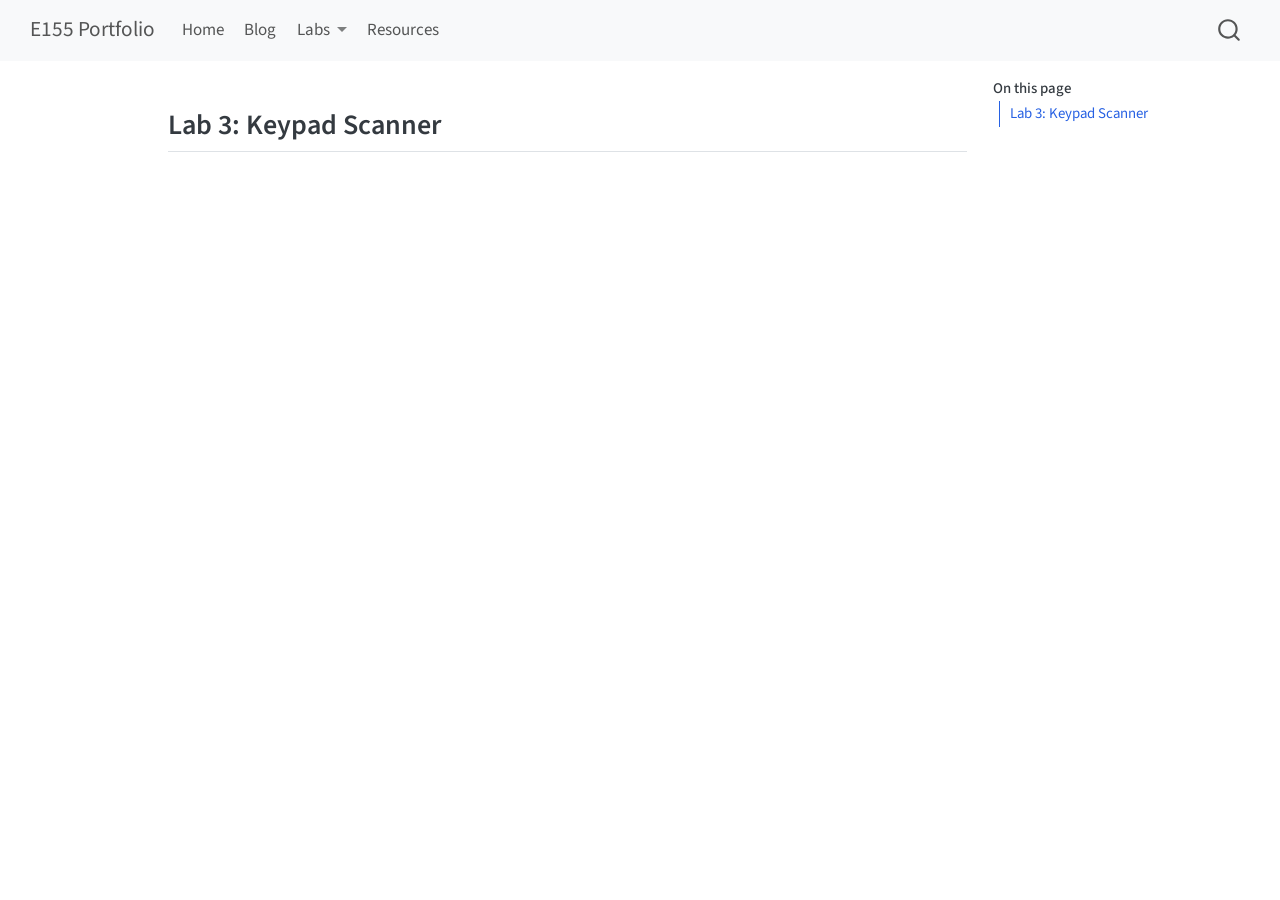
<file: labs/lab3/lab3.html>
<!DOCTYPE html>
<html xmlns="http://www.w3.org/1999/xhtml" lang="en" xml:lang="en"><head>

<meta charset="utf-8">
<meta name="generator" content="quarto-1.6.36">

<meta name="viewport" content="width=device-width, initial-scale=1.0, user-scalable=yes">


<title>lab3 – E155 Portfolio</title>
<style>
code{white-space: pre-wrap;}
span.smallcaps{font-variant: small-caps;}
div.columns{display: flex; gap: min(4vw, 1.5em);}
div.column{flex: auto; overflow-x: auto;}
div.hanging-indent{margin-left: 1.5em; text-indent: -1.5em;}
ul.task-list{list-style: none;}
ul.task-list li input[type="checkbox"] {
  width: 0.8em;
  margin: 0 0.8em 0.2em -1em; /* quarto-specific, see https://github.com/quarto-dev/quarto-cli/issues/4556 */ 
  vertical-align: middle;
}
</style>


<script src="../../site_libs/quarto-nav/quarto-nav.js"></script>
<script src="../../site_libs/quarto-nav/headroom.min.js"></script>
<script src="../../site_libs/clipboard/clipboard.min.js"></script>
<script src="../../site_libs/quarto-search/autocomplete.umd.js"></script>
<script src="../../site_libs/quarto-search/fuse.min.js"></script>
<script src="../../site_libs/quarto-search/quarto-search.js"></script>
<meta name="quarto:offset" content="../../">
<script src="../../site_libs/quarto-html/quarto.js"></script>
<script src="../../site_libs/quarto-html/popper.min.js"></script>
<script src="../../site_libs/quarto-html/tippy.umd.min.js"></script>
<script src="../../site_libs/quarto-html/anchor.min.js"></script>
<link href="../../site_libs/quarto-html/tippy.css" rel="stylesheet">
<link href="../../site_libs/quarto-html/quarto-syntax-highlighting-01c78b5cd655e4cd89133cf59d535862.css" rel="stylesheet" id="quarto-text-highlighting-styles">
<script src="../../site_libs/bootstrap/bootstrap.min.js"></script>
<link href="../../site_libs/bootstrap/bootstrap-icons.css" rel="stylesheet">
<link href="../../site_libs/bootstrap/bootstrap-274c3d255ff4b40ad85bc0e900837b3c.min.css" rel="stylesheet" append-hash="true" id="quarto-bootstrap" data-mode="light">
<script id="quarto-search-options" type="application/json">{
  "location": "navbar",
  "copy-button": false,
  "collapse-after": 3,
  "panel-placement": "end",
  "type": "overlay",
  "limit": 50,
  "keyboard-shortcut": [
    "f",
    "/",
    "s"
  ],
  "show-item-context": false,
  "language": {
    "search-no-results-text": "No results",
    "search-matching-documents-text": "matching documents",
    "search-copy-link-title": "Copy link to search",
    "search-hide-matches-text": "Hide additional matches",
    "search-more-match-text": "more match in this document",
    "search-more-matches-text": "more matches in this document",
    "search-clear-button-title": "Clear",
    "search-text-placeholder": "",
    "search-detached-cancel-button-title": "Cancel",
    "search-submit-button-title": "Submit",
    "search-label": "Search"
  }
}</script>


<link rel="stylesheet" href="../../styles.css">
</head>

<body class="nav-fixed">

<div id="quarto-search-results"></div>
  <header id="quarto-header" class="headroom fixed-top">
    <nav class="navbar navbar-expand-lg " data-bs-theme="dark">
      <div class="navbar-container container-fluid">
      <div class="navbar-brand-container mx-auto">
    <a class="navbar-brand" href="../../index.html">
    <span class="navbar-title">E155 Portfolio</span>
    </a>
  </div>
            <div id="quarto-search" class="" title="Search"></div>
          <button class="navbar-toggler" type="button" data-bs-toggle="collapse" data-bs-target="#navbarCollapse" aria-controls="navbarCollapse" role="menu" aria-expanded="false" aria-label="Toggle navigation" onclick="if (window.quartoToggleHeadroom) { window.quartoToggleHeadroom(); }">
  <span class="navbar-toggler-icon"></span>
</button>
          <div class="collapse navbar-collapse" id="navbarCollapse">
            <ul class="navbar-nav navbar-nav-scroll me-auto">
  <li class="nav-item">
    <a class="nav-link" href="../../index.html"> 
<span class="menu-text">Home</span></a>
  </li>  
  <li class="nav-item">
    <a class="nav-link" href="../../blog.html"> 
<span class="menu-text">Blog</span></a>
  </li>  
  <li class="nav-item dropdown ">
    <a class="nav-link dropdown-toggle" href="#" id="nav-menu-labs" role="link" data-bs-toggle="dropdown" aria-expanded="false">
 <span class="menu-text">Labs</span>
    </a>
    <ul class="dropdown-menu" aria-labelledby="nav-menu-labs">    
        <li>
    <a class="dropdown-item" href="../../labs/lab1/lab1.html">
 <span class="dropdown-text">Lab1</span></a>
  </li>  
        <li>
    <a class="dropdown-item" href="../../labs/lab2/lab2.html">
 <span class="dropdown-text">Lab2</span></a>
  </li>  
        <li>
    <a class="dropdown-item" href="../../labs/lab3/lab3.html">
 <span class="dropdown-text">Lab3</span></a>
  </li>  
        <li>
    <a class="dropdown-item" href="../../labs/lab4/lab4.html">
 <span class="dropdown-text">Lab4</span></a>
  </li>  
        <li>
    <a class="dropdown-item" href="../../labs/lab5/lab5.html">
 <span class="dropdown-text">Lab5</span></a>
  </li>  
        <li>
    <a class="dropdown-item" href="../../labs/lab6/lab6.html">
 <span class="dropdown-text">Lab6</span></a>
  </li>  
        <li>
    <a class="dropdown-item" href="../../labs/lab7/lab7.html">
 <span class="dropdown-text">Lab7</span></a>
  </li>  
    </ul>
  </li>
  <li class="nav-item">
    <a class="nav-link" href="../../resources.html"> 
<span class="menu-text">Resources</span></a>
  </li>  
</ul>
          </div> <!-- /navcollapse -->
            <div class="quarto-navbar-tools">
</div>
      </div> <!-- /container-fluid -->
    </nav>
</header>
<!-- content -->
<div id="quarto-content" class="quarto-container page-columns page-rows-contents page-layout-article page-navbar">
<!-- sidebar -->
<!-- margin-sidebar -->
    <div id="quarto-margin-sidebar" class="sidebar margin-sidebar">
        <nav id="TOC" role="doc-toc" class="toc-active">
    <h2 id="toc-title">On this page</h2>
   
  <ul>
  <li><a href="#lab-3-keypad-scanner" id="toc-lab-3-keypad-scanner" class="nav-link active" data-scroll-target="#lab-3-keypad-scanner">Lab 3: Keypad Scanner</a></li>
  </ul>
</nav>
    </div>
<!-- main -->
<main class="content" id="quarto-document-content"><header id="title-block-header" class="quarto-title-block"></header>




<section id="lab-3-keypad-scanner" class="level2">
<h2 class="anchored" data-anchor-id="lab-3-keypad-scanner">Lab 3: Keypad Scanner</h2>


</section>

</main> <!-- /main -->
<script id="quarto-html-after-body" type="application/javascript">
window.document.addEventListener("DOMContentLoaded", function (event) {
  const toggleBodyColorMode = (bsSheetEl) => {
    const mode = bsSheetEl.getAttribute("data-mode");
    const bodyEl = window.document.querySelector("body");
    if (mode === "dark") {
      bodyEl.classList.add("quarto-dark");
      bodyEl.classList.remove("quarto-light");
    } else {
      bodyEl.classList.add("quarto-light");
      bodyEl.classList.remove("quarto-dark");
    }
  }
  const toggleBodyColorPrimary = () => {
    const bsSheetEl = window.document.querySelector("link#quarto-bootstrap");
    if (bsSheetEl) {
      toggleBodyColorMode(bsSheetEl);
    }
  }
  toggleBodyColorPrimary();  
  const icon = "";
  const anchorJS = new window.AnchorJS();
  anchorJS.options = {
    placement: 'right',
    icon: icon
  };
  anchorJS.add('.anchored');
  const isCodeAnnotation = (el) => {
    for (const clz of el.classList) {
      if (clz.startsWith('code-annotation-')) {                     
        return true;
      }
    }
    return false;
  }
  const onCopySuccess = function(e) {
    // button target
    const button = e.trigger;
    // don't keep focus
    button.blur();
    // flash "checked"
    button.classList.add('code-copy-button-checked');
    var currentTitle = button.getAttribute("title");
    button.setAttribute("title", "Copied!");
    let tooltip;
    if (window.bootstrap) {
      button.setAttribute("data-bs-toggle", "tooltip");
      button.setAttribute("data-bs-placement", "left");
      button.setAttribute("data-bs-title", "Copied!");
      tooltip = new bootstrap.Tooltip(button, 
        { trigger: "manual", 
          customClass: "code-copy-button-tooltip",
          offset: [0, -8]});
      tooltip.show();    
    }
    setTimeout(function() {
      if (tooltip) {
        tooltip.hide();
        button.removeAttribute("data-bs-title");
        button.removeAttribute("data-bs-toggle");
        button.removeAttribute("data-bs-placement");
      }
      button.setAttribute("title", currentTitle);
      button.classList.remove('code-copy-button-checked');
    }, 1000);
    // clear code selection
    e.clearSelection();
  }
  const getTextToCopy = function(trigger) {
      const codeEl = trigger.previousElementSibling.cloneNode(true);
      for (const childEl of codeEl.children) {
        if (isCodeAnnotation(childEl)) {
          childEl.remove();
        }
      }
      return codeEl.innerText;
  }
  const clipboard = new window.ClipboardJS('.code-copy-button:not([data-in-quarto-modal])', {
    text: getTextToCopy
  });
  clipboard.on('success', onCopySuccess);
  if (window.document.getElementById('quarto-embedded-source-code-modal')) {
    const clipboardModal = new window.ClipboardJS('.code-copy-button[data-in-quarto-modal]', {
      text: getTextToCopy,
      container: window.document.getElementById('quarto-embedded-source-code-modal')
    });
    clipboardModal.on('success', onCopySuccess);
  }
    var localhostRegex = new RegExp(/^(?:http|https):\/\/localhost\:?[0-9]*\//);
    var mailtoRegex = new RegExp(/^mailto:/);
      var filterRegex = new RegExp('/' + window.location.host + '/');
    var isInternal = (href) => {
        return filterRegex.test(href) || localhostRegex.test(href) || mailtoRegex.test(href);
    }
    // Inspect non-navigation links and adorn them if external
 	var links = window.document.querySelectorAll('a[href]:not(.nav-link):not(.navbar-brand):not(.toc-action):not(.sidebar-link):not(.sidebar-item-toggle):not(.pagination-link):not(.no-external):not([aria-hidden]):not(.dropdown-item):not(.quarto-navigation-tool):not(.about-link)');
    for (var i=0; i<links.length; i++) {
      const link = links[i];
      if (!isInternal(link.href)) {
        // undo the damage that might have been done by quarto-nav.js in the case of
        // links that we want to consider external
        if (link.dataset.originalHref !== undefined) {
          link.href = link.dataset.originalHref;
        }
      }
    }
  function tippyHover(el, contentFn, onTriggerFn, onUntriggerFn) {
    const config = {
      allowHTML: true,
      maxWidth: 500,
      delay: 100,
      arrow: false,
      appendTo: function(el) {
          return el.parentElement;
      },
      interactive: true,
      interactiveBorder: 10,
      theme: 'quarto',
      placement: 'bottom-start',
    };
    if (contentFn) {
      config.content = contentFn;
    }
    if (onTriggerFn) {
      config.onTrigger = onTriggerFn;
    }
    if (onUntriggerFn) {
      config.onUntrigger = onUntriggerFn;
    }
    window.tippy(el, config); 
  }
  const noterefs = window.document.querySelectorAll('a[role="doc-noteref"]');
  for (var i=0; i<noterefs.length; i++) {
    const ref = noterefs[i];
    tippyHover(ref, function() {
      // use id or data attribute instead here
      let href = ref.getAttribute('data-footnote-href') || ref.getAttribute('href');
      try { href = new URL(href).hash; } catch {}
      const id = href.replace(/^#\/?/, "");
      const note = window.document.getElementById(id);
      if (note) {
        return note.innerHTML;
      } else {
        return "";
      }
    });
  }
  const xrefs = window.document.querySelectorAll('a.quarto-xref');
  const processXRef = (id, note) => {
    // Strip column container classes
    const stripColumnClz = (el) => {
      el.classList.remove("page-full", "page-columns");
      if (el.children) {
        for (const child of el.children) {
          stripColumnClz(child);
        }
      }
    }
    stripColumnClz(note)
    if (id === null || id.startsWith('sec-')) {
      // Special case sections, only their first couple elements
      const container = document.createElement("div");
      if (note.children && note.children.length > 2) {
        container.appendChild(note.children[0].cloneNode(true));
        for (let i = 1; i < note.children.length; i++) {
          const child = note.children[i];
          if (child.tagName === "P" && child.innerText === "") {
            continue;
          } else {
            container.appendChild(child.cloneNode(true));
            break;
          }
        }
        if (window.Quarto?.typesetMath) {
          window.Quarto.typesetMath(container);
        }
        return container.innerHTML
      } else {
        if (window.Quarto?.typesetMath) {
          window.Quarto.typesetMath(note);
        }
        return note.innerHTML;
      }
    } else {
      // Remove any anchor links if they are present
      const anchorLink = note.querySelector('a.anchorjs-link');
      if (anchorLink) {
        anchorLink.remove();
      }
      if (window.Quarto?.typesetMath) {
        window.Quarto.typesetMath(note);
      }
      if (note.classList.contains("callout")) {
        return note.outerHTML;
      } else {
        return note.innerHTML;
      }
    }
  }
  for (var i=0; i<xrefs.length; i++) {
    const xref = xrefs[i];
    tippyHover(xref, undefined, function(instance) {
      instance.disable();
      let url = xref.getAttribute('href');
      let hash = undefined; 
      if (url.startsWith('#')) {
        hash = url;
      } else {
        try { hash = new URL(url).hash; } catch {}
      }
      if (hash) {
        const id = hash.replace(/^#\/?/, "");
        const note = window.document.getElementById(id);
        if (note !== null) {
          try {
            const html = processXRef(id, note.cloneNode(true));
            instance.setContent(html);
          } finally {
            instance.enable();
            instance.show();
          }
        } else {
          // See if we can fetch this
          fetch(url.split('#')[0])
          .then(res => res.text())
          .then(html => {
            const parser = new DOMParser();
            const htmlDoc = parser.parseFromString(html, "text/html");
            const note = htmlDoc.getElementById(id);
            if (note !== null) {
              const html = processXRef(id, note);
              instance.setContent(html);
            } 
          }).finally(() => {
            instance.enable();
            instance.show();
          });
        }
      } else {
        // See if we can fetch a full url (with no hash to target)
        // This is a special case and we should probably do some content thinning / targeting
        fetch(url)
        .then(res => res.text())
        .then(html => {
          const parser = new DOMParser();
          const htmlDoc = parser.parseFromString(html, "text/html");
          const note = htmlDoc.querySelector('main.content');
          if (note !== null) {
            // This should only happen for chapter cross references
            // (since there is no id in the URL)
            // remove the first header
            if (note.children.length > 0 && note.children[0].tagName === "HEADER") {
              note.children[0].remove();
            }
            const html = processXRef(null, note);
            instance.setContent(html);
          } 
        }).finally(() => {
          instance.enable();
          instance.show();
        });
      }
    }, function(instance) {
    });
  }
      let selectedAnnoteEl;
      const selectorForAnnotation = ( cell, annotation) => {
        let cellAttr = 'data-code-cell="' + cell + '"';
        let lineAttr = 'data-code-annotation="' +  annotation + '"';
        const selector = 'span[' + cellAttr + '][' + lineAttr + ']';
        return selector;
      }
      const selectCodeLines = (annoteEl) => {
        const doc = window.document;
        const targetCell = annoteEl.getAttribute("data-target-cell");
        const targetAnnotation = annoteEl.getAttribute("data-target-annotation");
        const annoteSpan = window.document.querySelector(selectorForAnnotation(targetCell, targetAnnotation));
        const lines = annoteSpan.getAttribute("data-code-lines").split(",");
        const lineIds = lines.map((line) => {
          return targetCell + "-" + line;
        })
        let top = null;
        let height = null;
        let parent = null;
        if (lineIds.length > 0) {
            //compute the position of the single el (top and bottom and make a div)
            const el = window.document.getElementById(lineIds[0]);
            top = el.offsetTop;
            height = el.offsetHeight;
            parent = el.parentElement.parentElement;
          if (lineIds.length > 1) {
            const lastEl = window.document.getElementById(lineIds[lineIds.length - 1]);
            const bottom = lastEl.offsetTop + lastEl.offsetHeight;
            height = bottom - top;
          }
          if (top !== null && height !== null && parent !== null) {
            // cook up a div (if necessary) and position it 
            let div = window.document.getElementById("code-annotation-line-highlight");
            if (div === null) {
              div = window.document.createElement("div");
              div.setAttribute("id", "code-annotation-line-highlight");
              div.style.position = 'absolute';
              parent.appendChild(div);
            }
            div.style.top = top - 2 + "px";
            div.style.height = height + 4 + "px";
            div.style.left = 0;
            let gutterDiv = window.document.getElementById("code-annotation-line-highlight-gutter");
            if (gutterDiv === null) {
              gutterDiv = window.document.createElement("div");
              gutterDiv.setAttribute("id", "code-annotation-line-highlight-gutter");
              gutterDiv.style.position = 'absolute';
              const codeCell = window.document.getElementById(targetCell);
              const gutter = codeCell.querySelector('.code-annotation-gutter');
              gutter.appendChild(gutterDiv);
            }
            gutterDiv.style.top = top - 2 + "px";
            gutterDiv.style.height = height + 4 + "px";
          }
          selectedAnnoteEl = annoteEl;
        }
      };
      const unselectCodeLines = () => {
        const elementsIds = ["code-annotation-line-highlight", "code-annotation-line-highlight-gutter"];
        elementsIds.forEach((elId) => {
          const div = window.document.getElementById(elId);
          if (div) {
            div.remove();
          }
        });
        selectedAnnoteEl = undefined;
      };
        // Handle positioning of the toggle
    window.addEventListener(
      "resize",
      throttle(() => {
        elRect = undefined;
        if (selectedAnnoteEl) {
          selectCodeLines(selectedAnnoteEl);
        }
      }, 10)
    );
    function throttle(fn, ms) {
    let throttle = false;
    let timer;
      return (...args) => {
        if(!throttle) { // first call gets through
            fn.apply(this, args);
            throttle = true;
        } else { // all the others get throttled
            if(timer) clearTimeout(timer); // cancel #2
            timer = setTimeout(() => {
              fn.apply(this, args);
              timer = throttle = false;
            }, ms);
        }
      };
    }
      // Attach click handler to the DT
      const annoteDls = window.document.querySelectorAll('dt[data-target-cell]');
      for (const annoteDlNode of annoteDls) {
        annoteDlNode.addEventListener('click', (event) => {
          const clickedEl = event.target;
          if (clickedEl !== selectedAnnoteEl) {
            unselectCodeLines();
            const activeEl = window.document.querySelector('dt[data-target-cell].code-annotation-active');
            if (activeEl) {
              activeEl.classList.remove('code-annotation-active');
            }
            selectCodeLines(clickedEl);
            clickedEl.classList.add('code-annotation-active');
          } else {
            // Unselect the line
            unselectCodeLines();
            clickedEl.classList.remove('code-annotation-active');
          }
        });
      }
  const findCites = (el) => {
    const parentEl = el.parentElement;
    if (parentEl) {
      const cites = parentEl.dataset.cites;
      if (cites) {
        return {
          el,
          cites: cites.split(' ')
        };
      } else {
        return findCites(el.parentElement)
      }
    } else {
      return undefined;
    }
  };
  var bibliorefs = window.document.querySelectorAll('a[role="doc-biblioref"]');
  for (var i=0; i<bibliorefs.length; i++) {
    const ref = bibliorefs[i];
    const citeInfo = findCites(ref);
    if (citeInfo) {
      tippyHover(citeInfo.el, function() {
        var popup = window.document.createElement('div');
        citeInfo.cites.forEach(function(cite) {
          var citeDiv = window.document.createElement('div');
          citeDiv.classList.add('hanging-indent');
          citeDiv.classList.add('csl-entry');
          var biblioDiv = window.document.getElementById('ref-' + cite);
          if (biblioDiv) {
            citeDiv.innerHTML = biblioDiv.innerHTML;
          }
          popup.appendChild(citeDiv);
        });
        return popup.innerHTML;
      });
    }
  }
});
</script>
</div> <!-- /content -->




</body></html>
</file>
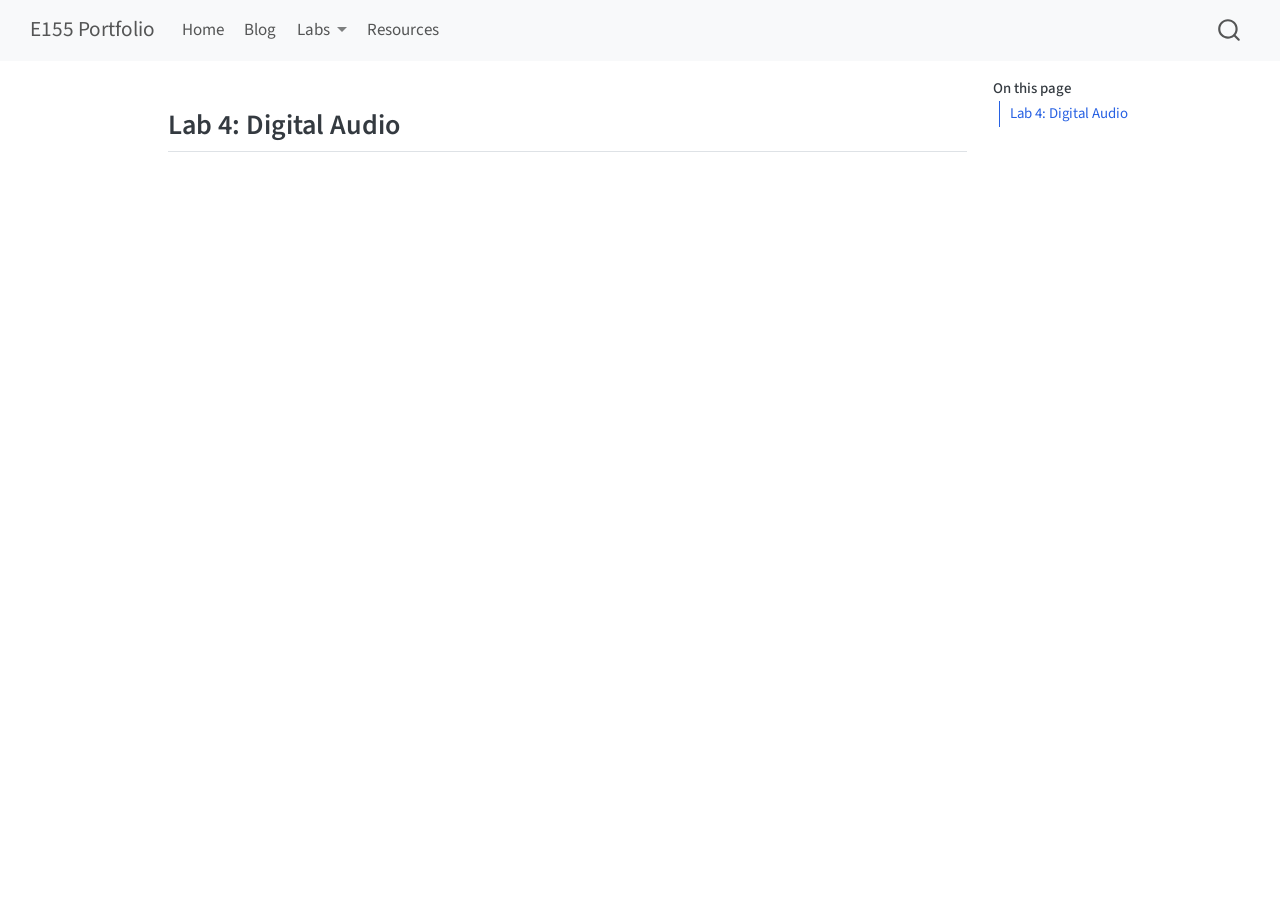
<file: labs/lab4/lab4.html>
<!DOCTYPE html>
<html xmlns="http://www.w3.org/1999/xhtml" lang="en" xml:lang="en"><head>

<meta charset="utf-8">
<meta name="generator" content="quarto-1.6.36">

<meta name="viewport" content="width=device-width, initial-scale=1.0, user-scalable=yes">


<title>lab4 – E155 Portfolio</title>
<style>
code{white-space: pre-wrap;}
span.smallcaps{font-variant: small-caps;}
div.columns{display: flex; gap: min(4vw, 1.5em);}
div.column{flex: auto; overflow-x: auto;}
div.hanging-indent{margin-left: 1.5em; text-indent: -1.5em;}
ul.task-list{list-style: none;}
ul.task-list li input[type="checkbox"] {
  width: 0.8em;
  margin: 0 0.8em 0.2em -1em; /* quarto-specific, see https://github.com/quarto-dev/quarto-cli/issues/4556 */ 
  vertical-align: middle;
}
</style>


<script src="../../site_libs/quarto-nav/quarto-nav.js"></script>
<script src="../../site_libs/quarto-nav/headroom.min.js"></script>
<script src="../../site_libs/clipboard/clipboard.min.js"></script>
<script src="../../site_libs/quarto-search/autocomplete.umd.js"></script>
<script src="../../site_libs/quarto-search/fuse.min.js"></script>
<script src="../../site_libs/quarto-search/quarto-search.js"></script>
<meta name="quarto:offset" content="../../">
<script src="../../site_libs/quarto-html/quarto.js"></script>
<script src="../../site_libs/quarto-html/popper.min.js"></script>
<script src="../../site_libs/quarto-html/tippy.umd.min.js"></script>
<script src="../../site_libs/quarto-html/anchor.min.js"></script>
<link href="../../site_libs/quarto-html/tippy.css" rel="stylesheet">
<link href="../../site_libs/quarto-html/quarto-syntax-highlighting-01c78b5cd655e4cd89133cf59d535862.css" rel="stylesheet" id="quarto-text-highlighting-styles">
<script src="../../site_libs/bootstrap/bootstrap.min.js"></script>
<link href="../../site_libs/bootstrap/bootstrap-icons.css" rel="stylesheet">
<link href="../../site_libs/bootstrap/bootstrap-274c3d255ff4b40ad85bc0e900837b3c.min.css" rel="stylesheet" append-hash="true" id="quarto-bootstrap" data-mode="light">
<script id="quarto-search-options" type="application/json">{
  "location": "navbar",
  "copy-button": false,
  "collapse-after": 3,
  "panel-placement": "end",
  "type": "overlay",
  "limit": 50,
  "keyboard-shortcut": [
    "f",
    "/",
    "s"
  ],
  "show-item-context": false,
  "language": {
    "search-no-results-text": "No results",
    "search-matching-documents-text": "matching documents",
    "search-copy-link-title": "Copy link to search",
    "search-hide-matches-text": "Hide additional matches",
    "search-more-match-text": "more match in this document",
    "search-more-matches-text": "more matches in this document",
    "search-clear-button-title": "Clear",
    "search-text-placeholder": "",
    "search-detached-cancel-button-title": "Cancel",
    "search-submit-button-title": "Submit",
    "search-label": "Search"
  }
}</script>


<link rel="stylesheet" href="../../styles.css">
</head>

<body class="nav-fixed">

<div id="quarto-search-results"></div>
  <header id="quarto-header" class="headroom fixed-top">
    <nav class="navbar navbar-expand-lg " data-bs-theme="dark">
      <div class="navbar-container container-fluid">
      <div class="navbar-brand-container mx-auto">
    <a class="navbar-brand" href="../../index.html">
    <span class="navbar-title">E155 Portfolio</span>
    </a>
  </div>
            <div id="quarto-search" class="" title="Search"></div>
          <button class="navbar-toggler" type="button" data-bs-toggle="collapse" data-bs-target="#navbarCollapse" aria-controls="navbarCollapse" role="menu" aria-expanded="false" aria-label="Toggle navigation" onclick="if (window.quartoToggleHeadroom) { window.quartoToggleHeadroom(); }">
  <span class="navbar-toggler-icon"></span>
</button>
          <div class="collapse navbar-collapse" id="navbarCollapse">
            <ul class="navbar-nav navbar-nav-scroll me-auto">
  <li class="nav-item">
    <a class="nav-link" href="../../index.html"> 
<span class="menu-text">Home</span></a>
  </li>  
  <li class="nav-item">
    <a class="nav-link" href="../../blog.html"> 
<span class="menu-text">Blog</span></a>
  </li>  
  <li class="nav-item dropdown ">
    <a class="nav-link dropdown-toggle" href="#" id="nav-menu-labs" role="link" data-bs-toggle="dropdown" aria-expanded="false">
 <span class="menu-text">Labs</span>
    </a>
    <ul class="dropdown-menu" aria-labelledby="nav-menu-labs">    
        <li>
    <a class="dropdown-item" href="../../labs/lab1/lab1.html">
 <span class="dropdown-text">Lab1</span></a>
  </li>  
        <li>
    <a class="dropdown-item" href="../../labs/lab2/lab2.html">
 <span class="dropdown-text">Lab2</span></a>
  </li>  
        <li>
    <a class="dropdown-item" href="../../labs/lab3/lab3.html">
 <span class="dropdown-text">Lab3</span></a>
  </li>  
        <li>
    <a class="dropdown-item" href="../../labs/lab4/lab4.html">
 <span class="dropdown-text">Lab4</span></a>
  </li>  
        <li>
    <a class="dropdown-item" href="../../labs/lab5/lab5.html">
 <span class="dropdown-text">Lab5</span></a>
  </li>  
        <li>
    <a class="dropdown-item" href="../../labs/lab6/lab6.html">
 <span class="dropdown-text">Lab6</span></a>
  </li>  
        <li>
    <a class="dropdown-item" href="../../labs/lab7/lab7.html">
 <span class="dropdown-text">Lab7</span></a>
  </li>  
    </ul>
  </li>
  <li class="nav-item">
    <a class="nav-link" href="../../resources.html"> 
<span class="menu-text">Resources</span></a>
  </li>  
</ul>
          </div> <!-- /navcollapse -->
            <div class="quarto-navbar-tools">
</div>
      </div> <!-- /container-fluid -->
    </nav>
</header>
<!-- content -->
<div id="quarto-content" class="quarto-container page-columns page-rows-contents page-layout-article page-navbar">
<!-- sidebar -->
<!-- margin-sidebar -->
    <div id="quarto-margin-sidebar" class="sidebar margin-sidebar">
        <nav id="TOC" role="doc-toc" class="toc-active">
    <h2 id="toc-title">On this page</h2>
   
  <ul>
  <li><a href="#lab-4-digital-audio" id="toc-lab-4-digital-audio" class="nav-link active" data-scroll-target="#lab-4-digital-audio">Lab 4: Digital Audio</a></li>
  </ul>
</nav>
    </div>
<!-- main -->
<main class="content" id="quarto-document-content"><header id="title-block-header" class="quarto-title-block"></header>




<section id="lab-4-digital-audio" class="level2">
<h2 class="anchored" data-anchor-id="lab-4-digital-audio">Lab 4: Digital Audio</h2>


</section>

</main> <!-- /main -->
<script id="quarto-html-after-body" type="application/javascript">
window.document.addEventListener("DOMContentLoaded", function (event) {
  const toggleBodyColorMode = (bsSheetEl) => {
    const mode = bsSheetEl.getAttribute("data-mode");
    const bodyEl = window.document.querySelector("body");
    if (mode === "dark") {
      bodyEl.classList.add("quarto-dark");
      bodyEl.classList.remove("quarto-light");
    } else {
      bodyEl.classList.add("quarto-light");
      bodyEl.classList.remove("quarto-dark");
    }
  }
  const toggleBodyColorPrimary = () => {
    const bsSheetEl = window.document.querySelector("link#quarto-bootstrap");
    if (bsSheetEl) {
      toggleBodyColorMode(bsSheetEl);
    }
  }
  toggleBodyColorPrimary();  
  const icon = "";
  const anchorJS = new window.AnchorJS();
  anchorJS.options = {
    placement: 'right',
    icon: icon
  };
  anchorJS.add('.anchored');
  const isCodeAnnotation = (el) => {
    for (const clz of el.classList) {
      if (clz.startsWith('code-annotation-')) {                     
        return true;
      }
    }
    return false;
  }
  const onCopySuccess = function(e) {
    // button target
    const button = e.trigger;
    // don't keep focus
    button.blur();
    // flash "checked"
    button.classList.add('code-copy-button-checked');
    var currentTitle = button.getAttribute("title");
    button.setAttribute("title", "Copied!");
    let tooltip;
    if (window.bootstrap) {
      button.setAttribute("data-bs-toggle", "tooltip");
      button.setAttribute("data-bs-placement", "left");
      button.setAttribute("data-bs-title", "Copied!");
      tooltip = new bootstrap.Tooltip(button, 
        { trigger: "manual", 
          customClass: "code-copy-button-tooltip",
          offset: [0, -8]});
      tooltip.show();    
    }
    setTimeout(function() {
      if (tooltip) {
        tooltip.hide();
        button.removeAttribute("data-bs-title");
        button.removeAttribute("data-bs-toggle");
        button.removeAttribute("data-bs-placement");
      }
      button.setAttribute("title", currentTitle);
      button.classList.remove('code-copy-button-checked');
    }, 1000);
    // clear code selection
    e.clearSelection();
  }
  const getTextToCopy = function(trigger) {
      const codeEl = trigger.previousElementSibling.cloneNode(true);
      for (const childEl of codeEl.children) {
        if (isCodeAnnotation(childEl)) {
          childEl.remove();
        }
      }
      return codeEl.innerText;
  }
  const clipboard = new window.ClipboardJS('.code-copy-button:not([data-in-quarto-modal])', {
    text: getTextToCopy
  });
  clipboard.on('success', onCopySuccess);
  if (window.document.getElementById('quarto-embedded-source-code-modal')) {
    const clipboardModal = new window.ClipboardJS('.code-copy-button[data-in-quarto-modal]', {
      text: getTextToCopy,
      container: window.document.getElementById('quarto-embedded-source-code-modal')
    });
    clipboardModal.on('success', onCopySuccess);
  }
    var localhostRegex = new RegExp(/^(?:http|https):\/\/localhost\:?[0-9]*\//);
    var mailtoRegex = new RegExp(/^mailto:/);
      var filterRegex = new RegExp('/' + window.location.host + '/');
    var isInternal = (href) => {
        return filterRegex.test(href) || localhostRegex.test(href) || mailtoRegex.test(href);
    }
    // Inspect non-navigation links and adorn them if external
 	var links = window.document.querySelectorAll('a[href]:not(.nav-link):not(.navbar-brand):not(.toc-action):not(.sidebar-link):not(.sidebar-item-toggle):not(.pagination-link):not(.no-external):not([aria-hidden]):not(.dropdown-item):not(.quarto-navigation-tool):not(.about-link)');
    for (var i=0; i<links.length; i++) {
      const link = links[i];
      if (!isInternal(link.href)) {
        // undo the damage that might have been done by quarto-nav.js in the case of
        // links that we want to consider external
        if (link.dataset.originalHref !== undefined) {
          link.href = link.dataset.originalHref;
        }
      }
    }
  function tippyHover(el, contentFn, onTriggerFn, onUntriggerFn) {
    const config = {
      allowHTML: true,
      maxWidth: 500,
      delay: 100,
      arrow: false,
      appendTo: function(el) {
          return el.parentElement;
      },
      interactive: true,
      interactiveBorder: 10,
      theme: 'quarto',
      placement: 'bottom-start',
    };
    if (contentFn) {
      config.content = contentFn;
    }
    if (onTriggerFn) {
      config.onTrigger = onTriggerFn;
    }
    if (onUntriggerFn) {
      config.onUntrigger = onUntriggerFn;
    }
    window.tippy(el, config); 
  }
  const noterefs = window.document.querySelectorAll('a[role="doc-noteref"]');
  for (var i=0; i<noterefs.length; i++) {
    const ref = noterefs[i];
    tippyHover(ref, function() {
      // use id or data attribute instead here
      let href = ref.getAttribute('data-footnote-href') || ref.getAttribute('href');
      try { href = new URL(href).hash; } catch {}
      const id = href.replace(/^#\/?/, "");
      const note = window.document.getElementById(id);
      if (note) {
        return note.innerHTML;
      } else {
        return "";
      }
    });
  }
  const xrefs = window.document.querySelectorAll('a.quarto-xref');
  const processXRef = (id, note) => {
    // Strip column container classes
    const stripColumnClz = (el) => {
      el.classList.remove("page-full", "page-columns");
      if (el.children) {
        for (const child of el.children) {
          stripColumnClz(child);
        }
      }
    }
    stripColumnClz(note)
    if (id === null || id.startsWith('sec-')) {
      // Special case sections, only their first couple elements
      const container = document.createElement("div");
      if (note.children && note.children.length > 2) {
        container.appendChild(note.children[0].cloneNode(true));
        for (let i = 1; i < note.children.length; i++) {
          const child = note.children[i];
          if (child.tagName === "P" && child.innerText === "") {
            continue;
          } else {
            container.appendChild(child.cloneNode(true));
            break;
          }
        }
        if (window.Quarto?.typesetMath) {
          window.Quarto.typesetMath(container);
        }
        return container.innerHTML
      } else {
        if (window.Quarto?.typesetMath) {
          window.Quarto.typesetMath(note);
        }
        return note.innerHTML;
      }
    } else {
      // Remove any anchor links if they are present
      const anchorLink = note.querySelector('a.anchorjs-link');
      if (anchorLink) {
        anchorLink.remove();
      }
      if (window.Quarto?.typesetMath) {
        window.Quarto.typesetMath(note);
      }
      if (note.classList.contains("callout")) {
        return note.outerHTML;
      } else {
        return note.innerHTML;
      }
    }
  }
  for (var i=0; i<xrefs.length; i++) {
    const xref = xrefs[i];
    tippyHover(xref, undefined, function(instance) {
      instance.disable();
      let url = xref.getAttribute('href');
      let hash = undefined; 
      if (url.startsWith('#')) {
        hash = url;
      } else {
        try { hash = new URL(url).hash; } catch {}
      }
      if (hash) {
        const id = hash.replace(/^#\/?/, "");
        const note = window.document.getElementById(id);
        if (note !== null) {
          try {
            const html = processXRef(id, note.cloneNode(true));
            instance.setContent(html);
          } finally {
            instance.enable();
            instance.show();
          }
        } else {
          // See if we can fetch this
          fetch(url.split('#')[0])
          .then(res => res.text())
          .then(html => {
            const parser = new DOMParser();
            const htmlDoc = parser.parseFromString(html, "text/html");
            const note = htmlDoc.getElementById(id);
            if (note !== null) {
              const html = processXRef(id, note);
              instance.setContent(html);
            } 
          }).finally(() => {
            instance.enable();
            instance.show();
          });
        }
      } else {
        // See if we can fetch a full url (with no hash to target)
        // This is a special case and we should probably do some content thinning / targeting
        fetch(url)
        .then(res => res.text())
        .then(html => {
          const parser = new DOMParser();
          const htmlDoc = parser.parseFromString(html, "text/html");
          const note = htmlDoc.querySelector('main.content');
          if (note !== null) {
            // This should only happen for chapter cross references
            // (since there is no id in the URL)
            // remove the first header
            if (note.children.length > 0 && note.children[0].tagName === "HEADER") {
              note.children[0].remove();
            }
            const html = processXRef(null, note);
            instance.setContent(html);
          } 
        }).finally(() => {
          instance.enable();
          instance.show();
        });
      }
    }, function(instance) {
    });
  }
      let selectedAnnoteEl;
      const selectorForAnnotation = ( cell, annotation) => {
        let cellAttr = 'data-code-cell="' + cell + '"';
        let lineAttr = 'data-code-annotation="' +  annotation + '"';
        const selector = 'span[' + cellAttr + '][' + lineAttr + ']';
        return selector;
      }
      const selectCodeLines = (annoteEl) => {
        const doc = window.document;
        const targetCell = annoteEl.getAttribute("data-target-cell");
        const targetAnnotation = annoteEl.getAttribute("data-target-annotation");
        const annoteSpan = window.document.querySelector(selectorForAnnotation(targetCell, targetAnnotation));
        const lines = annoteSpan.getAttribute("data-code-lines").split(",");
        const lineIds = lines.map((line) => {
          return targetCell + "-" + line;
        })
        let top = null;
        let height = null;
        let parent = null;
        if (lineIds.length > 0) {
            //compute the position of the single el (top and bottom and make a div)
            const el = window.document.getElementById(lineIds[0]);
            top = el.offsetTop;
            height = el.offsetHeight;
            parent = el.parentElement.parentElement;
          if (lineIds.length > 1) {
            const lastEl = window.document.getElementById(lineIds[lineIds.length - 1]);
            const bottom = lastEl.offsetTop + lastEl.offsetHeight;
            height = bottom - top;
          }
          if (top !== null && height !== null && parent !== null) {
            // cook up a div (if necessary) and position it 
            let div = window.document.getElementById("code-annotation-line-highlight");
            if (div === null) {
              div = window.document.createElement("div");
              div.setAttribute("id", "code-annotation-line-highlight");
              div.style.position = 'absolute';
              parent.appendChild(div);
            }
            div.style.top = top - 2 + "px";
            div.style.height = height + 4 + "px";
            div.style.left = 0;
            let gutterDiv = window.document.getElementById("code-annotation-line-highlight-gutter");
            if (gutterDiv === null) {
              gutterDiv = window.document.createElement("div");
              gutterDiv.setAttribute("id", "code-annotation-line-highlight-gutter");
              gutterDiv.style.position = 'absolute';
              const codeCell = window.document.getElementById(targetCell);
              const gutter = codeCell.querySelector('.code-annotation-gutter');
              gutter.appendChild(gutterDiv);
            }
            gutterDiv.style.top = top - 2 + "px";
            gutterDiv.style.height = height + 4 + "px";
          }
          selectedAnnoteEl = annoteEl;
        }
      };
      const unselectCodeLines = () => {
        const elementsIds = ["code-annotation-line-highlight", "code-annotation-line-highlight-gutter"];
        elementsIds.forEach((elId) => {
          const div = window.document.getElementById(elId);
          if (div) {
            div.remove();
          }
        });
        selectedAnnoteEl = undefined;
      };
        // Handle positioning of the toggle
    window.addEventListener(
      "resize",
      throttle(() => {
        elRect = undefined;
        if (selectedAnnoteEl) {
          selectCodeLines(selectedAnnoteEl);
        }
      }, 10)
    );
    function throttle(fn, ms) {
    let throttle = false;
    let timer;
      return (...args) => {
        if(!throttle) { // first call gets through
            fn.apply(this, args);
            throttle = true;
        } else { // all the others get throttled
            if(timer) clearTimeout(timer); // cancel #2
            timer = setTimeout(() => {
              fn.apply(this, args);
              timer = throttle = false;
            }, ms);
        }
      };
    }
      // Attach click handler to the DT
      const annoteDls = window.document.querySelectorAll('dt[data-target-cell]');
      for (const annoteDlNode of annoteDls) {
        annoteDlNode.addEventListener('click', (event) => {
          const clickedEl = event.target;
          if (clickedEl !== selectedAnnoteEl) {
            unselectCodeLines();
            const activeEl = window.document.querySelector('dt[data-target-cell].code-annotation-active');
            if (activeEl) {
              activeEl.classList.remove('code-annotation-active');
            }
            selectCodeLines(clickedEl);
            clickedEl.classList.add('code-annotation-active');
          } else {
            // Unselect the line
            unselectCodeLines();
            clickedEl.classList.remove('code-annotation-active');
          }
        });
      }
  const findCites = (el) => {
    const parentEl = el.parentElement;
    if (parentEl) {
      const cites = parentEl.dataset.cites;
      if (cites) {
        return {
          el,
          cites: cites.split(' ')
        };
      } else {
        return findCites(el.parentElement)
      }
    } else {
      return undefined;
    }
  };
  var bibliorefs = window.document.querySelectorAll('a[role="doc-biblioref"]');
  for (var i=0; i<bibliorefs.length; i++) {
    const ref = bibliorefs[i];
    const citeInfo = findCites(ref);
    if (citeInfo) {
      tippyHover(citeInfo.el, function() {
        var popup = window.document.createElement('div');
        citeInfo.cites.forEach(function(cite) {
          var citeDiv = window.document.createElement('div');
          citeDiv.classList.add('hanging-indent');
          citeDiv.classList.add('csl-entry');
          var biblioDiv = window.document.getElementById('ref-' + cite);
          if (biblioDiv) {
            citeDiv.innerHTML = biblioDiv.innerHTML;
          }
          popup.appendChild(citeDiv);
        });
        return popup.innerHTML;
      });
    }
  }
});
</script>
</div> <!-- /content -->




</body></html>
</file>
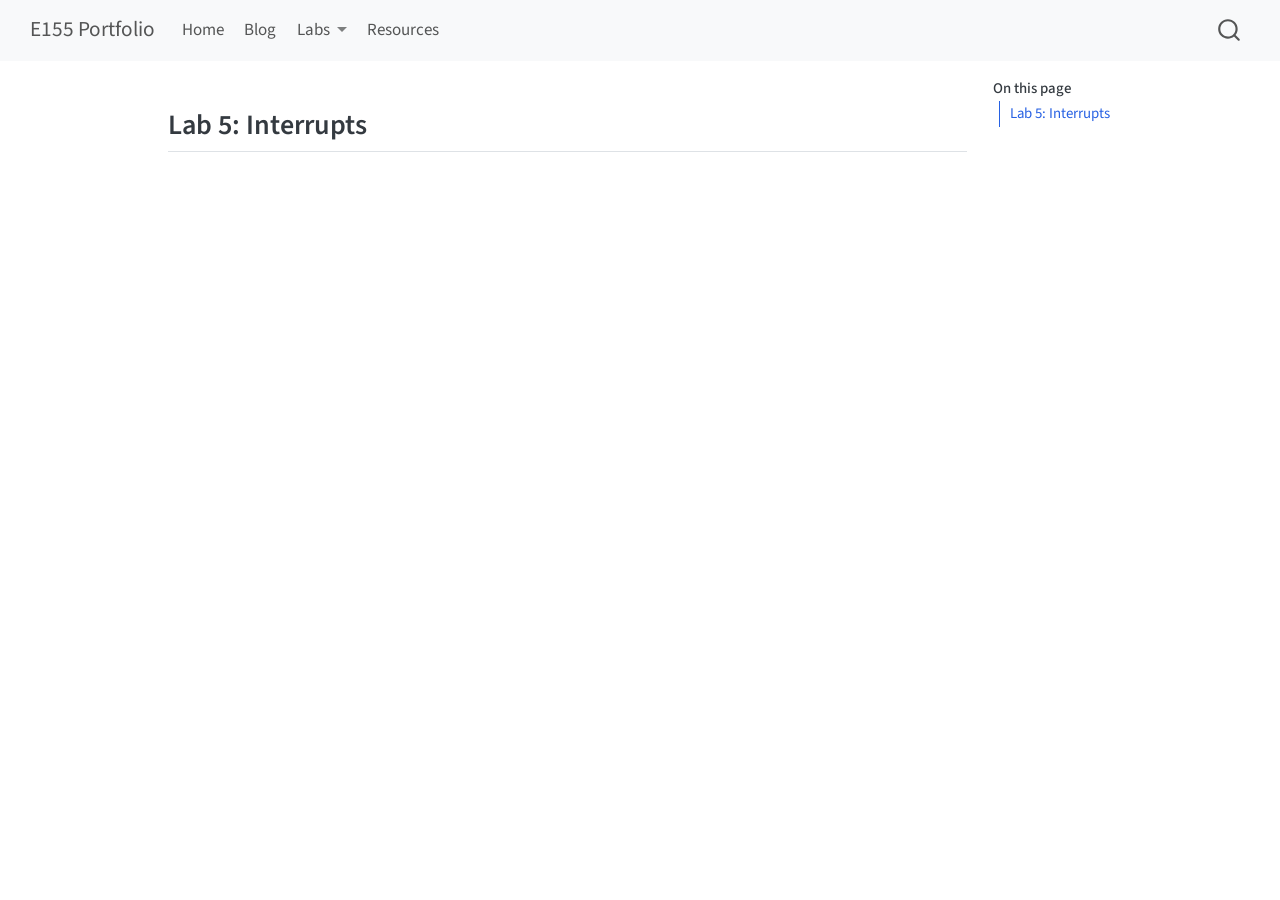
<file: labs/lab5/lab5.html>
<!DOCTYPE html>
<html xmlns="http://www.w3.org/1999/xhtml" lang="en" xml:lang="en"><head>

<meta charset="utf-8">
<meta name="generator" content="quarto-1.6.36">

<meta name="viewport" content="width=device-width, initial-scale=1.0, user-scalable=yes">


<title>lab5 – E155 Portfolio</title>
<style>
code{white-space: pre-wrap;}
span.smallcaps{font-variant: small-caps;}
div.columns{display: flex; gap: min(4vw, 1.5em);}
div.column{flex: auto; overflow-x: auto;}
div.hanging-indent{margin-left: 1.5em; text-indent: -1.5em;}
ul.task-list{list-style: none;}
ul.task-list li input[type="checkbox"] {
  width: 0.8em;
  margin: 0 0.8em 0.2em -1em; /* quarto-specific, see https://github.com/quarto-dev/quarto-cli/issues/4556 */ 
  vertical-align: middle;
}
</style>


<script src="../../site_libs/quarto-nav/quarto-nav.js"></script>
<script src="../../site_libs/quarto-nav/headroom.min.js"></script>
<script src="../../site_libs/clipboard/clipboard.min.js"></script>
<script src="../../site_libs/quarto-search/autocomplete.umd.js"></script>
<script src="../../site_libs/quarto-search/fuse.min.js"></script>
<script src="../../site_libs/quarto-search/quarto-search.js"></script>
<meta name="quarto:offset" content="../../">
<script src="../../site_libs/quarto-html/quarto.js"></script>
<script src="../../site_libs/quarto-html/popper.min.js"></script>
<script src="../../site_libs/quarto-html/tippy.umd.min.js"></script>
<script src="../../site_libs/quarto-html/anchor.min.js"></script>
<link href="../../site_libs/quarto-html/tippy.css" rel="stylesheet">
<link href="../../site_libs/quarto-html/quarto-syntax-highlighting-01c78b5cd655e4cd89133cf59d535862.css" rel="stylesheet" id="quarto-text-highlighting-styles">
<script src="../../site_libs/bootstrap/bootstrap.min.js"></script>
<link href="../../site_libs/bootstrap/bootstrap-icons.css" rel="stylesheet">
<link href="../../site_libs/bootstrap/bootstrap-274c3d255ff4b40ad85bc0e900837b3c.min.css" rel="stylesheet" append-hash="true" id="quarto-bootstrap" data-mode="light">
<script id="quarto-search-options" type="application/json">{
  "location": "navbar",
  "copy-button": false,
  "collapse-after": 3,
  "panel-placement": "end",
  "type": "overlay",
  "limit": 50,
  "keyboard-shortcut": [
    "f",
    "/",
    "s"
  ],
  "show-item-context": false,
  "language": {
    "search-no-results-text": "No results",
    "search-matching-documents-text": "matching documents",
    "search-copy-link-title": "Copy link to search",
    "search-hide-matches-text": "Hide additional matches",
    "search-more-match-text": "more match in this document",
    "search-more-matches-text": "more matches in this document",
    "search-clear-button-title": "Clear",
    "search-text-placeholder": "",
    "search-detached-cancel-button-title": "Cancel",
    "search-submit-button-title": "Submit",
    "search-label": "Search"
  }
}</script>


<link rel="stylesheet" href="../../styles.css">
</head>

<body class="nav-fixed">

<div id="quarto-search-results"></div>
  <header id="quarto-header" class="headroom fixed-top">
    <nav class="navbar navbar-expand-lg " data-bs-theme="dark">
      <div class="navbar-container container-fluid">
      <div class="navbar-brand-container mx-auto">
    <a class="navbar-brand" href="../../index.html">
    <span class="navbar-title">E155 Portfolio</span>
    </a>
  </div>
            <div id="quarto-search" class="" title="Search"></div>
          <button class="navbar-toggler" type="button" data-bs-toggle="collapse" data-bs-target="#navbarCollapse" aria-controls="navbarCollapse" role="menu" aria-expanded="false" aria-label="Toggle navigation" onclick="if (window.quartoToggleHeadroom) { window.quartoToggleHeadroom(); }">
  <span class="navbar-toggler-icon"></span>
</button>
          <div class="collapse navbar-collapse" id="navbarCollapse">
            <ul class="navbar-nav navbar-nav-scroll me-auto">
  <li class="nav-item">
    <a class="nav-link" href="../../index.html"> 
<span class="menu-text">Home</span></a>
  </li>  
  <li class="nav-item">
    <a class="nav-link" href="../../blog.html"> 
<span class="menu-text">Blog</span></a>
  </li>  
  <li class="nav-item dropdown ">
    <a class="nav-link dropdown-toggle" href="#" id="nav-menu-labs" role="link" data-bs-toggle="dropdown" aria-expanded="false">
 <span class="menu-text">Labs</span>
    </a>
    <ul class="dropdown-menu" aria-labelledby="nav-menu-labs">    
        <li>
    <a class="dropdown-item" href="../../labs/lab1/lab1.html">
 <span class="dropdown-text">Lab1</span></a>
  </li>  
        <li>
    <a class="dropdown-item" href="../../labs/lab2/lab2.html">
 <span class="dropdown-text">Lab2</span></a>
  </li>  
        <li>
    <a class="dropdown-item" href="../../labs/lab3/lab3.html">
 <span class="dropdown-text">Lab3</span></a>
  </li>  
        <li>
    <a class="dropdown-item" href="../../labs/lab4/lab4.html">
 <span class="dropdown-text">Lab4</span></a>
  </li>  
        <li>
    <a class="dropdown-item" href="../../labs/lab5/lab5.html">
 <span class="dropdown-text">Lab5</span></a>
  </li>  
        <li>
    <a class="dropdown-item" href="../../labs/lab6/lab6.html">
 <span class="dropdown-text">Lab6</span></a>
  </li>  
        <li>
    <a class="dropdown-item" href="../../labs/lab7/lab7.html">
 <span class="dropdown-text">Lab7</span></a>
  </li>  
    </ul>
  </li>
  <li class="nav-item">
    <a class="nav-link" href="../../resources.html"> 
<span class="menu-text">Resources</span></a>
  </li>  
</ul>
          </div> <!-- /navcollapse -->
            <div class="quarto-navbar-tools">
</div>
      </div> <!-- /container-fluid -->
    </nav>
</header>
<!-- content -->
<div id="quarto-content" class="quarto-container page-columns page-rows-contents page-layout-article page-navbar">
<!-- sidebar -->
<!-- margin-sidebar -->
    <div id="quarto-margin-sidebar" class="sidebar margin-sidebar">
        <nav id="TOC" role="doc-toc" class="toc-active">
    <h2 id="toc-title">On this page</h2>
   
  <ul>
  <li><a href="#lab-5-interrupts" id="toc-lab-5-interrupts" class="nav-link active" data-scroll-target="#lab-5-interrupts">Lab 5: Interrupts</a></li>
  </ul>
</nav>
    </div>
<!-- main -->
<main class="content" id="quarto-document-content"><header id="title-block-header" class="quarto-title-block"></header>




<section id="lab-5-interrupts" class="level2">
<h2 class="anchored" data-anchor-id="lab-5-interrupts">Lab 5: Interrupts</h2>


</section>

</main> <!-- /main -->
<script id="quarto-html-after-body" type="application/javascript">
window.document.addEventListener("DOMContentLoaded", function (event) {
  const toggleBodyColorMode = (bsSheetEl) => {
    const mode = bsSheetEl.getAttribute("data-mode");
    const bodyEl = window.document.querySelector("body");
    if (mode === "dark") {
      bodyEl.classList.add("quarto-dark");
      bodyEl.classList.remove("quarto-light");
    } else {
      bodyEl.classList.add("quarto-light");
      bodyEl.classList.remove("quarto-dark");
    }
  }
  const toggleBodyColorPrimary = () => {
    const bsSheetEl = window.document.querySelector("link#quarto-bootstrap");
    if (bsSheetEl) {
      toggleBodyColorMode(bsSheetEl);
    }
  }
  toggleBodyColorPrimary();  
  const icon = "";
  const anchorJS = new window.AnchorJS();
  anchorJS.options = {
    placement: 'right',
    icon: icon
  };
  anchorJS.add('.anchored');
  const isCodeAnnotation = (el) => {
    for (const clz of el.classList) {
      if (clz.startsWith('code-annotation-')) {                     
        return true;
      }
    }
    return false;
  }
  const onCopySuccess = function(e) {
    // button target
    const button = e.trigger;
    // don't keep focus
    button.blur();
    // flash "checked"
    button.classList.add('code-copy-button-checked');
    var currentTitle = button.getAttribute("title");
    button.setAttribute("title", "Copied!");
    let tooltip;
    if (window.bootstrap) {
      button.setAttribute("data-bs-toggle", "tooltip");
      button.setAttribute("data-bs-placement", "left");
      button.setAttribute("data-bs-title", "Copied!");
      tooltip = new bootstrap.Tooltip(button, 
        { trigger: "manual", 
          customClass: "code-copy-button-tooltip",
          offset: [0, -8]});
      tooltip.show();    
    }
    setTimeout(function() {
      if (tooltip) {
        tooltip.hide();
        button.removeAttribute("data-bs-title");
        button.removeAttribute("data-bs-toggle");
        button.removeAttribute("data-bs-placement");
      }
      button.setAttribute("title", currentTitle);
      button.classList.remove('code-copy-button-checked');
    }, 1000);
    // clear code selection
    e.clearSelection();
  }
  const getTextToCopy = function(trigger) {
      const codeEl = trigger.previousElementSibling.cloneNode(true);
      for (const childEl of codeEl.children) {
        if (isCodeAnnotation(childEl)) {
          childEl.remove();
        }
      }
      return codeEl.innerText;
  }
  const clipboard = new window.ClipboardJS('.code-copy-button:not([data-in-quarto-modal])', {
    text: getTextToCopy
  });
  clipboard.on('success', onCopySuccess);
  if (window.document.getElementById('quarto-embedded-source-code-modal')) {
    const clipboardModal = new window.ClipboardJS('.code-copy-button[data-in-quarto-modal]', {
      text: getTextToCopy,
      container: window.document.getElementById('quarto-embedded-source-code-modal')
    });
    clipboardModal.on('success', onCopySuccess);
  }
    var localhostRegex = new RegExp(/^(?:http|https):\/\/localhost\:?[0-9]*\//);
    var mailtoRegex = new RegExp(/^mailto:/);
      var filterRegex = new RegExp('/' + window.location.host + '/');
    var isInternal = (href) => {
        return filterRegex.test(href) || localhostRegex.test(href) || mailtoRegex.test(href);
    }
    // Inspect non-navigation links and adorn them if external
 	var links = window.document.querySelectorAll('a[href]:not(.nav-link):not(.navbar-brand):not(.toc-action):not(.sidebar-link):not(.sidebar-item-toggle):not(.pagination-link):not(.no-external):not([aria-hidden]):not(.dropdown-item):not(.quarto-navigation-tool):not(.about-link)');
    for (var i=0; i<links.length; i++) {
      const link = links[i];
      if (!isInternal(link.href)) {
        // undo the damage that might have been done by quarto-nav.js in the case of
        // links that we want to consider external
        if (link.dataset.originalHref !== undefined) {
          link.href = link.dataset.originalHref;
        }
      }
    }
  function tippyHover(el, contentFn, onTriggerFn, onUntriggerFn) {
    const config = {
      allowHTML: true,
      maxWidth: 500,
      delay: 100,
      arrow: false,
      appendTo: function(el) {
          return el.parentElement;
      },
      interactive: true,
      interactiveBorder: 10,
      theme: 'quarto',
      placement: 'bottom-start',
    };
    if (contentFn) {
      config.content = contentFn;
    }
    if (onTriggerFn) {
      config.onTrigger = onTriggerFn;
    }
    if (onUntriggerFn) {
      config.onUntrigger = onUntriggerFn;
    }
    window.tippy(el, config); 
  }
  const noterefs = window.document.querySelectorAll('a[role="doc-noteref"]');
  for (var i=0; i<noterefs.length; i++) {
    const ref = noterefs[i];
    tippyHover(ref, function() {
      // use id or data attribute instead here
      let href = ref.getAttribute('data-footnote-href') || ref.getAttribute('href');
      try { href = new URL(href).hash; } catch {}
      const id = href.replace(/^#\/?/, "");
      const note = window.document.getElementById(id);
      if (note) {
        return note.innerHTML;
      } else {
        return "";
      }
    });
  }
  const xrefs = window.document.querySelectorAll('a.quarto-xref');
  const processXRef = (id, note) => {
    // Strip column container classes
    const stripColumnClz = (el) => {
      el.classList.remove("page-full", "page-columns");
      if (el.children) {
        for (const child of el.children) {
          stripColumnClz(child);
        }
      }
    }
    stripColumnClz(note)
    if (id === null || id.startsWith('sec-')) {
      // Special case sections, only their first couple elements
      const container = document.createElement("div");
      if (note.children && note.children.length > 2) {
        container.appendChild(note.children[0].cloneNode(true));
        for (let i = 1; i < note.children.length; i++) {
          const child = note.children[i];
          if (child.tagName === "P" && child.innerText === "") {
            continue;
          } else {
            container.appendChild(child.cloneNode(true));
            break;
          }
        }
        if (window.Quarto?.typesetMath) {
          window.Quarto.typesetMath(container);
        }
        return container.innerHTML
      } else {
        if (window.Quarto?.typesetMath) {
          window.Quarto.typesetMath(note);
        }
        return note.innerHTML;
      }
    } else {
      // Remove any anchor links if they are present
      const anchorLink = note.querySelector('a.anchorjs-link');
      if (anchorLink) {
        anchorLink.remove();
      }
      if (window.Quarto?.typesetMath) {
        window.Quarto.typesetMath(note);
      }
      if (note.classList.contains("callout")) {
        return note.outerHTML;
      } else {
        return note.innerHTML;
      }
    }
  }
  for (var i=0; i<xrefs.length; i++) {
    const xref = xrefs[i];
    tippyHover(xref, undefined, function(instance) {
      instance.disable();
      let url = xref.getAttribute('href');
      let hash = undefined; 
      if (url.startsWith('#')) {
        hash = url;
      } else {
        try { hash = new URL(url).hash; } catch {}
      }
      if (hash) {
        const id = hash.replace(/^#\/?/, "");
        const note = window.document.getElementById(id);
        if (note !== null) {
          try {
            const html = processXRef(id, note.cloneNode(true));
            instance.setContent(html);
          } finally {
            instance.enable();
            instance.show();
          }
        } else {
          // See if we can fetch this
          fetch(url.split('#')[0])
          .then(res => res.text())
          .then(html => {
            const parser = new DOMParser();
            const htmlDoc = parser.parseFromString(html, "text/html");
            const note = htmlDoc.getElementById(id);
            if (note !== null) {
              const html = processXRef(id, note);
              instance.setContent(html);
            } 
          }).finally(() => {
            instance.enable();
            instance.show();
          });
        }
      } else {
        // See if we can fetch a full url (with no hash to target)
        // This is a special case and we should probably do some content thinning / targeting
        fetch(url)
        .then(res => res.text())
        .then(html => {
          const parser = new DOMParser();
          const htmlDoc = parser.parseFromString(html, "text/html");
          const note = htmlDoc.querySelector('main.content');
          if (note !== null) {
            // This should only happen for chapter cross references
            // (since there is no id in the URL)
            // remove the first header
            if (note.children.length > 0 && note.children[0].tagName === "HEADER") {
              note.children[0].remove();
            }
            const html = processXRef(null, note);
            instance.setContent(html);
          } 
        }).finally(() => {
          instance.enable();
          instance.show();
        });
      }
    }, function(instance) {
    });
  }
      let selectedAnnoteEl;
      const selectorForAnnotation = ( cell, annotation) => {
        let cellAttr = 'data-code-cell="' + cell + '"';
        let lineAttr = 'data-code-annotation="' +  annotation + '"';
        const selector = 'span[' + cellAttr + '][' + lineAttr + ']';
        return selector;
      }
      const selectCodeLines = (annoteEl) => {
        const doc = window.document;
        const targetCell = annoteEl.getAttribute("data-target-cell");
        const targetAnnotation = annoteEl.getAttribute("data-target-annotation");
        const annoteSpan = window.document.querySelector(selectorForAnnotation(targetCell, targetAnnotation));
        const lines = annoteSpan.getAttribute("data-code-lines").split(",");
        const lineIds = lines.map((line) => {
          return targetCell + "-" + line;
        })
        let top = null;
        let height = null;
        let parent = null;
        if (lineIds.length > 0) {
            //compute the position of the single el (top and bottom and make a div)
            const el = window.document.getElementById(lineIds[0]);
            top = el.offsetTop;
            height = el.offsetHeight;
            parent = el.parentElement.parentElement;
          if (lineIds.length > 1) {
            const lastEl = window.document.getElementById(lineIds[lineIds.length - 1]);
            const bottom = lastEl.offsetTop + lastEl.offsetHeight;
            height = bottom - top;
          }
          if (top !== null && height !== null && parent !== null) {
            // cook up a div (if necessary) and position it 
            let div = window.document.getElementById("code-annotation-line-highlight");
            if (div === null) {
              div = window.document.createElement("div");
              div.setAttribute("id", "code-annotation-line-highlight");
              div.style.position = 'absolute';
              parent.appendChild(div);
            }
            div.style.top = top - 2 + "px";
            div.style.height = height + 4 + "px";
            div.style.left = 0;
            let gutterDiv = window.document.getElementById("code-annotation-line-highlight-gutter");
            if (gutterDiv === null) {
              gutterDiv = window.document.createElement("div");
              gutterDiv.setAttribute("id", "code-annotation-line-highlight-gutter");
              gutterDiv.style.position = 'absolute';
              const codeCell = window.document.getElementById(targetCell);
              const gutter = codeCell.querySelector('.code-annotation-gutter');
              gutter.appendChild(gutterDiv);
            }
            gutterDiv.style.top = top - 2 + "px";
            gutterDiv.style.height = height + 4 + "px";
          }
          selectedAnnoteEl = annoteEl;
        }
      };
      const unselectCodeLines = () => {
        const elementsIds = ["code-annotation-line-highlight", "code-annotation-line-highlight-gutter"];
        elementsIds.forEach((elId) => {
          const div = window.document.getElementById(elId);
          if (div) {
            div.remove();
          }
        });
        selectedAnnoteEl = undefined;
      };
        // Handle positioning of the toggle
    window.addEventListener(
      "resize",
      throttle(() => {
        elRect = undefined;
        if (selectedAnnoteEl) {
          selectCodeLines(selectedAnnoteEl);
        }
      }, 10)
    );
    function throttle(fn, ms) {
    let throttle = false;
    let timer;
      return (...args) => {
        if(!throttle) { // first call gets through
            fn.apply(this, args);
            throttle = true;
        } else { // all the others get throttled
            if(timer) clearTimeout(timer); // cancel #2
            timer = setTimeout(() => {
              fn.apply(this, args);
              timer = throttle = false;
            }, ms);
        }
      };
    }
      // Attach click handler to the DT
      const annoteDls = window.document.querySelectorAll('dt[data-target-cell]');
      for (const annoteDlNode of annoteDls) {
        annoteDlNode.addEventListener('click', (event) => {
          const clickedEl = event.target;
          if (clickedEl !== selectedAnnoteEl) {
            unselectCodeLines();
            const activeEl = window.document.querySelector('dt[data-target-cell].code-annotation-active');
            if (activeEl) {
              activeEl.classList.remove('code-annotation-active');
            }
            selectCodeLines(clickedEl);
            clickedEl.classList.add('code-annotation-active');
          } else {
            // Unselect the line
            unselectCodeLines();
            clickedEl.classList.remove('code-annotation-active');
          }
        });
      }
  const findCites = (el) => {
    const parentEl = el.parentElement;
    if (parentEl) {
      const cites = parentEl.dataset.cites;
      if (cites) {
        return {
          el,
          cites: cites.split(' ')
        };
      } else {
        return findCites(el.parentElement)
      }
    } else {
      return undefined;
    }
  };
  var bibliorefs = window.document.querySelectorAll('a[role="doc-biblioref"]');
  for (var i=0; i<bibliorefs.length; i++) {
    const ref = bibliorefs[i];
    const citeInfo = findCites(ref);
    if (citeInfo) {
      tippyHover(citeInfo.el, function() {
        var popup = window.document.createElement('div');
        citeInfo.cites.forEach(function(cite) {
          var citeDiv = window.document.createElement('div');
          citeDiv.classList.add('hanging-indent');
          citeDiv.classList.add('csl-entry');
          var biblioDiv = window.document.getElementById('ref-' + cite);
          if (biblioDiv) {
            citeDiv.innerHTML = biblioDiv.innerHTML;
          }
          popup.appendChild(citeDiv);
        });
        return popup.innerHTML;
      });
    }
  }
});
</script>
</div> <!-- /content -->




</body></html>
</file>
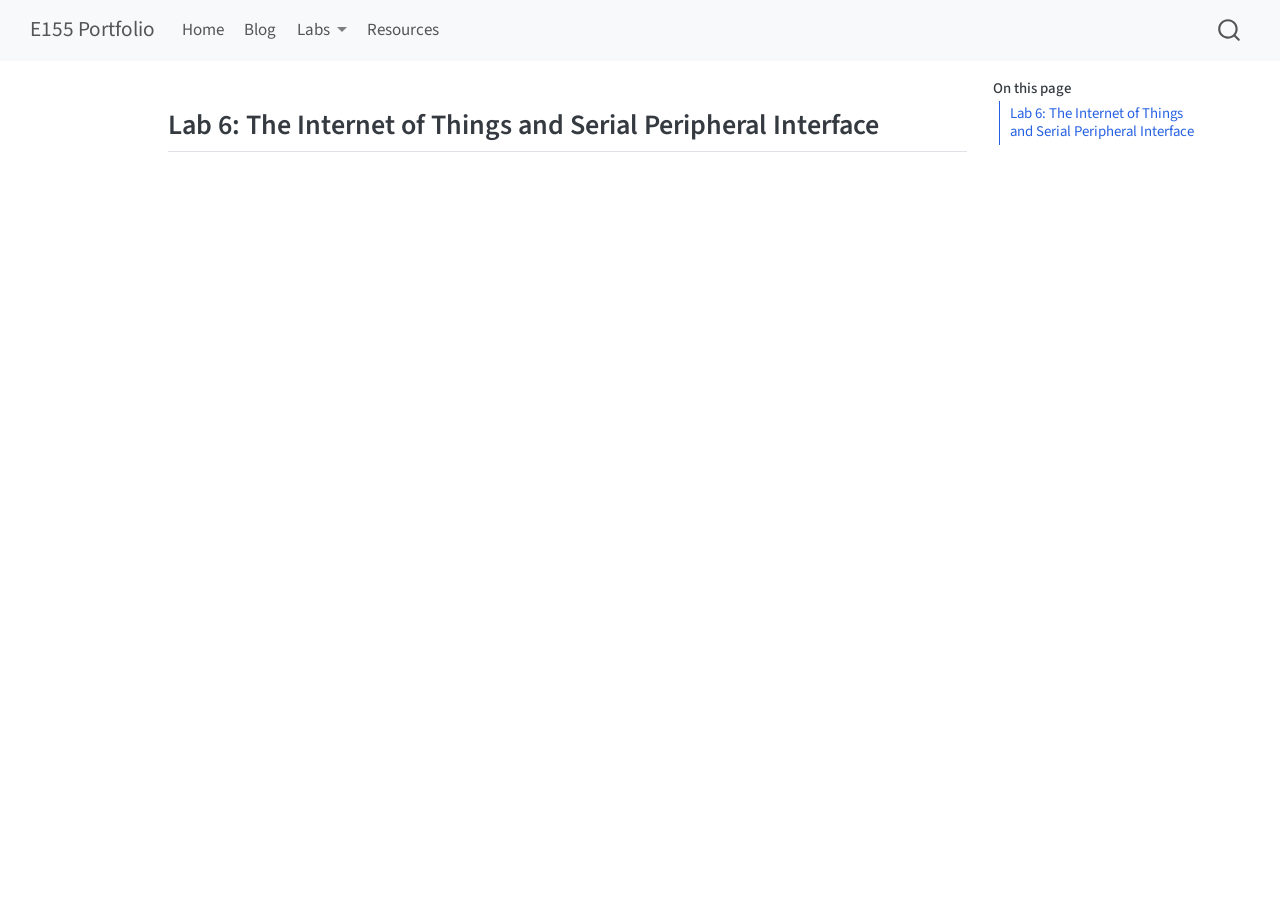
<file: labs/lab6/lab6.html>
<!DOCTYPE html>
<html xmlns="http://www.w3.org/1999/xhtml" lang="en" xml:lang="en"><head>

<meta charset="utf-8">
<meta name="generator" content="quarto-1.6.36">

<meta name="viewport" content="width=device-width, initial-scale=1.0, user-scalable=yes">


<title>lab6 – E155 Portfolio</title>
<style>
code{white-space: pre-wrap;}
span.smallcaps{font-variant: small-caps;}
div.columns{display: flex; gap: min(4vw, 1.5em);}
div.column{flex: auto; overflow-x: auto;}
div.hanging-indent{margin-left: 1.5em; text-indent: -1.5em;}
ul.task-list{list-style: none;}
ul.task-list li input[type="checkbox"] {
  width: 0.8em;
  margin: 0 0.8em 0.2em -1em; /* quarto-specific, see https://github.com/quarto-dev/quarto-cli/issues/4556 */ 
  vertical-align: middle;
}
</style>


<script src="../../site_libs/quarto-nav/quarto-nav.js"></script>
<script src="../../site_libs/quarto-nav/headroom.min.js"></script>
<script src="../../site_libs/clipboard/clipboard.min.js"></script>
<script src="../../site_libs/quarto-search/autocomplete.umd.js"></script>
<script src="../../site_libs/quarto-search/fuse.min.js"></script>
<script src="../../site_libs/quarto-search/quarto-search.js"></script>
<meta name="quarto:offset" content="../../">
<script src="../../site_libs/quarto-html/quarto.js"></script>
<script src="../../site_libs/quarto-html/popper.min.js"></script>
<script src="../../site_libs/quarto-html/tippy.umd.min.js"></script>
<script src="../../site_libs/quarto-html/anchor.min.js"></script>
<link href="../../site_libs/quarto-html/tippy.css" rel="stylesheet">
<link href="../../site_libs/quarto-html/quarto-syntax-highlighting-01c78b5cd655e4cd89133cf59d535862.css" rel="stylesheet" id="quarto-text-highlighting-styles">
<script src="../../site_libs/bootstrap/bootstrap.min.js"></script>
<link href="../../site_libs/bootstrap/bootstrap-icons.css" rel="stylesheet">
<link href="../../site_libs/bootstrap/bootstrap-274c3d255ff4b40ad85bc0e900837b3c.min.css" rel="stylesheet" append-hash="true" id="quarto-bootstrap" data-mode="light">
<script id="quarto-search-options" type="application/json">{
  "location": "navbar",
  "copy-button": false,
  "collapse-after": 3,
  "panel-placement": "end",
  "type": "overlay",
  "limit": 50,
  "keyboard-shortcut": [
    "f",
    "/",
    "s"
  ],
  "show-item-context": false,
  "language": {
    "search-no-results-text": "No results",
    "search-matching-documents-text": "matching documents",
    "search-copy-link-title": "Copy link to search",
    "search-hide-matches-text": "Hide additional matches",
    "search-more-match-text": "more match in this document",
    "search-more-matches-text": "more matches in this document",
    "search-clear-button-title": "Clear",
    "search-text-placeholder": "",
    "search-detached-cancel-button-title": "Cancel",
    "search-submit-button-title": "Submit",
    "search-label": "Search"
  }
}</script>


<link rel="stylesheet" href="../../styles.css">
</head>

<body class="nav-fixed">

<div id="quarto-search-results"></div>
  <header id="quarto-header" class="headroom fixed-top">
    <nav class="navbar navbar-expand-lg " data-bs-theme="dark">
      <div class="navbar-container container-fluid">
      <div class="navbar-brand-container mx-auto">
    <a class="navbar-brand" href="../../index.html">
    <span class="navbar-title">E155 Portfolio</span>
    </a>
  </div>
            <div id="quarto-search" class="" title="Search"></div>
          <button class="navbar-toggler" type="button" data-bs-toggle="collapse" data-bs-target="#navbarCollapse" aria-controls="navbarCollapse" role="menu" aria-expanded="false" aria-label="Toggle navigation" onclick="if (window.quartoToggleHeadroom) { window.quartoToggleHeadroom(); }">
  <span class="navbar-toggler-icon"></span>
</button>
          <div class="collapse navbar-collapse" id="navbarCollapse">
            <ul class="navbar-nav navbar-nav-scroll me-auto">
  <li class="nav-item">
    <a class="nav-link" href="../../index.html"> 
<span class="menu-text">Home</span></a>
  </li>  
  <li class="nav-item">
    <a class="nav-link" href="../../blog.html"> 
<span class="menu-text">Blog</span></a>
  </li>  
  <li class="nav-item dropdown ">
    <a class="nav-link dropdown-toggle" href="#" id="nav-menu-labs" role="link" data-bs-toggle="dropdown" aria-expanded="false">
 <span class="menu-text">Labs</span>
    </a>
    <ul class="dropdown-menu" aria-labelledby="nav-menu-labs">    
        <li>
    <a class="dropdown-item" href="../../labs/lab1/lab1.html">
 <span class="dropdown-text">Lab1</span></a>
  </li>  
        <li>
    <a class="dropdown-item" href="../../labs/lab2/lab2.html">
 <span class="dropdown-text">Lab2</span></a>
  </li>  
        <li>
    <a class="dropdown-item" href="../../labs/lab3/lab3.html">
 <span class="dropdown-text">Lab3</span></a>
  </li>  
        <li>
    <a class="dropdown-item" href="../../labs/lab4/lab4.html">
 <span class="dropdown-text">Lab4</span></a>
  </li>  
        <li>
    <a class="dropdown-item" href="../../labs/lab5/lab5.html">
 <span class="dropdown-text">Lab5</span></a>
  </li>  
        <li>
    <a class="dropdown-item" href="../../labs/lab6/lab6.html">
 <span class="dropdown-text">Lab6</span></a>
  </li>  
        <li>
    <a class="dropdown-item" href="../../labs/lab7/lab7.html">
 <span class="dropdown-text">Lab7</span></a>
  </li>  
    </ul>
  </li>
  <li class="nav-item">
    <a class="nav-link" href="../../resources.html"> 
<span class="menu-text">Resources</span></a>
  </li>  
</ul>
          </div> <!-- /navcollapse -->
            <div class="quarto-navbar-tools">
</div>
      </div> <!-- /container-fluid -->
    </nav>
</header>
<!-- content -->
<div id="quarto-content" class="quarto-container page-columns page-rows-contents page-layout-article page-navbar">
<!-- sidebar -->
<!-- margin-sidebar -->
    <div id="quarto-margin-sidebar" class="sidebar margin-sidebar">
        <nav id="TOC" role="doc-toc" class="toc-active">
    <h2 id="toc-title">On this page</h2>
   
  <ul>
  <li><a href="#lab-6-the-internet-of-things-and-serial-peripheral-interface" id="toc-lab-6-the-internet-of-things-and-serial-peripheral-interface" class="nav-link active" data-scroll-target="#lab-6-the-internet-of-things-and-serial-peripheral-interface">Lab 6: The Internet of Things and Serial Peripheral Interface</a></li>
  </ul>
</nav>
    </div>
<!-- main -->
<main class="content" id="quarto-document-content"><header id="title-block-header" class="quarto-title-block"></header>




<section id="lab-6-the-internet-of-things-and-serial-peripheral-interface" class="level2">
<h2 class="anchored" data-anchor-id="lab-6-the-internet-of-things-and-serial-peripheral-interface">Lab 6: The Internet of Things and Serial Peripheral Interface</h2>


</section>

</main> <!-- /main -->
<script id="quarto-html-after-body" type="application/javascript">
window.document.addEventListener("DOMContentLoaded", function (event) {
  const toggleBodyColorMode = (bsSheetEl) => {
    const mode = bsSheetEl.getAttribute("data-mode");
    const bodyEl = window.document.querySelector("body");
    if (mode === "dark") {
      bodyEl.classList.add("quarto-dark");
      bodyEl.classList.remove("quarto-light");
    } else {
      bodyEl.classList.add("quarto-light");
      bodyEl.classList.remove("quarto-dark");
    }
  }
  const toggleBodyColorPrimary = () => {
    const bsSheetEl = window.document.querySelector("link#quarto-bootstrap");
    if (bsSheetEl) {
      toggleBodyColorMode(bsSheetEl);
    }
  }
  toggleBodyColorPrimary();  
  const icon = "";
  const anchorJS = new window.AnchorJS();
  anchorJS.options = {
    placement: 'right',
    icon: icon
  };
  anchorJS.add('.anchored');
  const isCodeAnnotation = (el) => {
    for (const clz of el.classList) {
      if (clz.startsWith('code-annotation-')) {                     
        return true;
      }
    }
    return false;
  }
  const onCopySuccess = function(e) {
    // button target
    const button = e.trigger;
    // don't keep focus
    button.blur();
    // flash "checked"
    button.classList.add('code-copy-button-checked');
    var currentTitle = button.getAttribute("title");
    button.setAttribute("title", "Copied!");
    let tooltip;
    if (window.bootstrap) {
      button.setAttribute("data-bs-toggle", "tooltip");
      button.setAttribute("data-bs-placement", "left");
      button.setAttribute("data-bs-title", "Copied!");
      tooltip = new bootstrap.Tooltip(button, 
        { trigger: "manual", 
          customClass: "code-copy-button-tooltip",
          offset: [0, -8]});
      tooltip.show();    
    }
    setTimeout(function() {
      if (tooltip) {
        tooltip.hide();
        button.removeAttribute("data-bs-title");
        button.removeAttribute("data-bs-toggle");
        button.removeAttribute("data-bs-placement");
      }
      button.setAttribute("title", currentTitle);
      button.classList.remove('code-copy-button-checked');
    }, 1000);
    // clear code selection
    e.clearSelection();
  }
  const getTextToCopy = function(trigger) {
      const codeEl = trigger.previousElementSibling.cloneNode(true);
      for (const childEl of codeEl.children) {
        if (isCodeAnnotation(childEl)) {
          childEl.remove();
        }
      }
      return codeEl.innerText;
  }
  const clipboard = new window.ClipboardJS('.code-copy-button:not([data-in-quarto-modal])', {
    text: getTextToCopy
  });
  clipboard.on('success', onCopySuccess);
  if (window.document.getElementById('quarto-embedded-source-code-modal')) {
    const clipboardModal = new window.ClipboardJS('.code-copy-button[data-in-quarto-modal]', {
      text: getTextToCopy,
      container: window.document.getElementById('quarto-embedded-source-code-modal')
    });
    clipboardModal.on('success', onCopySuccess);
  }
    var localhostRegex = new RegExp(/^(?:http|https):\/\/localhost\:?[0-9]*\//);
    var mailtoRegex = new RegExp(/^mailto:/);
      var filterRegex = new RegExp('/' + window.location.host + '/');
    var isInternal = (href) => {
        return filterRegex.test(href) || localhostRegex.test(href) || mailtoRegex.test(href);
    }
    // Inspect non-navigation links and adorn them if external
 	var links = window.document.querySelectorAll('a[href]:not(.nav-link):not(.navbar-brand):not(.toc-action):not(.sidebar-link):not(.sidebar-item-toggle):not(.pagination-link):not(.no-external):not([aria-hidden]):not(.dropdown-item):not(.quarto-navigation-tool):not(.about-link)');
    for (var i=0; i<links.length; i++) {
      const link = links[i];
      if (!isInternal(link.href)) {
        // undo the damage that might have been done by quarto-nav.js in the case of
        // links that we want to consider external
        if (link.dataset.originalHref !== undefined) {
          link.href = link.dataset.originalHref;
        }
      }
    }
  function tippyHover(el, contentFn, onTriggerFn, onUntriggerFn) {
    const config = {
      allowHTML: true,
      maxWidth: 500,
      delay: 100,
      arrow: false,
      appendTo: function(el) {
          return el.parentElement;
      },
      interactive: true,
      interactiveBorder: 10,
      theme: 'quarto',
      placement: 'bottom-start',
    };
    if (contentFn) {
      config.content = contentFn;
    }
    if (onTriggerFn) {
      config.onTrigger = onTriggerFn;
    }
    if (onUntriggerFn) {
      config.onUntrigger = onUntriggerFn;
    }
    window.tippy(el, config); 
  }
  const noterefs = window.document.querySelectorAll('a[role="doc-noteref"]');
  for (var i=0; i<noterefs.length; i++) {
    const ref = noterefs[i];
    tippyHover(ref, function() {
      // use id or data attribute instead here
      let href = ref.getAttribute('data-footnote-href') || ref.getAttribute('href');
      try { href = new URL(href).hash; } catch {}
      const id = href.replace(/^#\/?/, "");
      const note = window.document.getElementById(id);
      if (note) {
        return note.innerHTML;
      } else {
        return "";
      }
    });
  }
  const xrefs = window.document.querySelectorAll('a.quarto-xref');
  const processXRef = (id, note) => {
    // Strip column container classes
    const stripColumnClz = (el) => {
      el.classList.remove("page-full", "page-columns");
      if (el.children) {
        for (const child of el.children) {
          stripColumnClz(child);
        }
      }
    }
    stripColumnClz(note)
    if (id === null || id.startsWith('sec-')) {
      // Special case sections, only their first couple elements
      const container = document.createElement("div");
      if (note.children && note.children.length > 2) {
        container.appendChild(note.children[0].cloneNode(true));
        for (let i = 1; i < note.children.length; i++) {
          const child = note.children[i];
          if (child.tagName === "P" && child.innerText === "") {
            continue;
          } else {
            container.appendChild(child.cloneNode(true));
            break;
          }
        }
        if (window.Quarto?.typesetMath) {
          window.Quarto.typesetMath(container);
        }
        return container.innerHTML
      } else {
        if (window.Quarto?.typesetMath) {
          window.Quarto.typesetMath(note);
        }
        return note.innerHTML;
      }
    } else {
      // Remove any anchor links if they are present
      const anchorLink = note.querySelector('a.anchorjs-link');
      if (anchorLink) {
        anchorLink.remove();
      }
      if (window.Quarto?.typesetMath) {
        window.Quarto.typesetMath(note);
      }
      if (note.classList.contains("callout")) {
        return note.outerHTML;
      } else {
        return note.innerHTML;
      }
    }
  }
  for (var i=0; i<xrefs.length; i++) {
    const xref = xrefs[i];
    tippyHover(xref, undefined, function(instance) {
      instance.disable();
      let url = xref.getAttribute('href');
      let hash = undefined; 
      if (url.startsWith('#')) {
        hash = url;
      } else {
        try { hash = new URL(url).hash; } catch {}
      }
      if (hash) {
        const id = hash.replace(/^#\/?/, "");
        const note = window.document.getElementById(id);
        if (note !== null) {
          try {
            const html = processXRef(id, note.cloneNode(true));
            instance.setContent(html);
          } finally {
            instance.enable();
            instance.show();
          }
        } else {
          // See if we can fetch this
          fetch(url.split('#')[0])
          .then(res => res.text())
          .then(html => {
            const parser = new DOMParser();
            const htmlDoc = parser.parseFromString(html, "text/html");
            const note = htmlDoc.getElementById(id);
            if (note !== null) {
              const html = processXRef(id, note);
              instance.setContent(html);
            } 
          }).finally(() => {
            instance.enable();
            instance.show();
          });
        }
      } else {
        // See if we can fetch a full url (with no hash to target)
        // This is a special case and we should probably do some content thinning / targeting
        fetch(url)
        .then(res => res.text())
        .then(html => {
          const parser = new DOMParser();
          const htmlDoc = parser.parseFromString(html, "text/html");
          const note = htmlDoc.querySelector('main.content');
          if (note !== null) {
            // This should only happen for chapter cross references
            // (since there is no id in the URL)
            // remove the first header
            if (note.children.length > 0 && note.children[0].tagName === "HEADER") {
              note.children[0].remove();
            }
            const html = processXRef(null, note);
            instance.setContent(html);
          } 
        }).finally(() => {
          instance.enable();
          instance.show();
        });
      }
    }, function(instance) {
    });
  }
      let selectedAnnoteEl;
      const selectorForAnnotation = ( cell, annotation) => {
        let cellAttr = 'data-code-cell="' + cell + '"';
        let lineAttr = 'data-code-annotation="' +  annotation + '"';
        const selector = 'span[' + cellAttr + '][' + lineAttr + ']';
        return selector;
      }
      const selectCodeLines = (annoteEl) => {
        const doc = window.document;
        const targetCell = annoteEl.getAttribute("data-target-cell");
        const targetAnnotation = annoteEl.getAttribute("data-target-annotation");
        const annoteSpan = window.document.querySelector(selectorForAnnotation(targetCell, targetAnnotation));
        const lines = annoteSpan.getAttribute("data-code-lines").split(",");
        const lineIds = lines.map((line) => {
          return targetCell + "-" + line;
        })
        let top = null;
        let height = null;
        let parent = null;
        if (lineIds.length > 0) {
            //compute the position of the single el (top and bottom and make a div)
            const el = window.document.getElementById(lineIds[0]);
            top = el.offsetTop;
            height = el.offsetHeight;
            parent = el.parentElement.parentElement;
          if (lineIds.length > 1) {
            const lastEl = window.document.getElementById(lineIds[lineIds.length - 1]);
            const bottom = lastEl.offsetTop + lastEl.offsetHeight;
            height = bottom - top;
          }
          if (top !== null && height !== null && parent !== null) {
            // cook up a div (if necessary) and position it 
            let div = window.document.getElementById("code-annotation-line-highlight");
            if (div === null) {
              div = window.document.createElement("div");
              div.setAttribute("id", "code-annotation-line-highlight");
              div.style.position = 'absolute';
              parent.appendChild(div);
            }
            div.style.top = top - 2 + "px";
            div.style.height = height + 4 + "px";
            div.style.left = 0;
            let gutterDiv = window.document.getElementById("code-annotation-line-highlight-gutter");
            if (gutterDiv === null) {
              gutterDiv = window.document.createElement("div");
              gutterDiv.setAttribute("id", "code-annotation-line-highlight-gutter");
              gutterDiv.style.position = 'absolute';
              const codeCell = window.document.getElementById(targetCell);
              const gutter = codeCell.querySelector('.code-annotation-gutter');
              gutter.appendChild(gutterDiv);
            }
            gutterDiv.style.top = top - 2 + "px";
            gutterDiv.style.height = height + 4 + "px";
          }
          selectedAnnoteEl = annoteEl;
        }
      };
      const unselectCodeLines = () => {
        const elementsIds = ["code-annotation-line-highlight", "code-annotation-line-highlight-gutter"];
        elementsIds.forEach((elId) => {
          const div = window.document.getElementById(elId);
          if (div) {
            div.remove();
          }
        });
        selectedAnnoteEl = undefined;
      };
        // Handle positioning of the toggle
    window.addEventListener(
      "resize",
      throttle(() => {
        elRect = undefined;
        if (selectedAnnoteEl) {
          selectCodeLines(selectedAnnoteEl);
        }
      }, 10)
    );
    function throttle(fn, ms) {
    let throttle = false;
    let timer;
      return (...args) => {
        if(!throttle) { // first call gets through
            fn.apply(this, args);
            throttle = true;
        } else { // all the others get throttled
            if(timer) clearTimeout(timer); // cancel #2
            timer = setTimeout(() => {
              fn.apply(this, args);
              timer = throttle = false;
            }, ms);
        }
      };
    }
      // Attach click handler to the DT
      const annoteDls = window.document.querySelectorAll('dt[data-target-cell]');
      for (const annoteDlNode of annoteDls) {
        annoteDlNode.addEventListener('click', (event) => {
          const clickedEl = event.target;
          if (clickedEl !== selectedAnnoteEl) {
            unselectCodeLines();
            const activeEl = window.document.querySelector('dt[data-target-cell].code-annotation-active');
            if (activeEl) {
              activeEl.classList.remove('code-annotation-active');
            }
            selectCodeLines(clickedEl);
            clickedEl.classList.add('code-annotation-active');
          } else {
            // Unselect the line
            unselectCodeLines();
            clickedEl.classList.remove('code-annotation-active');
          }
        });
      }
  const findCites = (el) => {
    const parentEl = el.parentElement;
    if (parentEl) {
      const cites = parentEl.dataset.cites;
      if (cites) {
        return {
          el,
          cites: cites.split(' ')
        };
      } else {
        return findCites(el.parentElement)
      }
    } else {
      return undefined;
    }
  };
  var bibliorefs = window.document.querySelectorAll('a[role="doc-biblioref"]');
  for (var i=0; i<bibliorefs.length; i++) {
    const ref = bibliorefs[i];
    const citeInfo = findCites(ref);
    if (citeInfo) {
      tippyHover(citeInfo.el, function() {
        var popup = window.document.createElement('div');
        citeInfo.cites.forEach(function(cite) {
          var citeDiv = window.document.createElement('div');
          citeDiv.classList.add('hanging-indent');
          citeDiv.classList.add('csl-entry');
          var biblioDiv = window.document.getElementById('ref-' + cite);
          if (biblioDiv) {
            citeDiv.innerHTML = biblioDiv.innerHTML;
          }
          popup.appendChild(citeDiv);
        });
        return popup.innerHTML;
      });
    }
  }
});
</script>
</div> <!-- /content -->




</body></html>
</file>
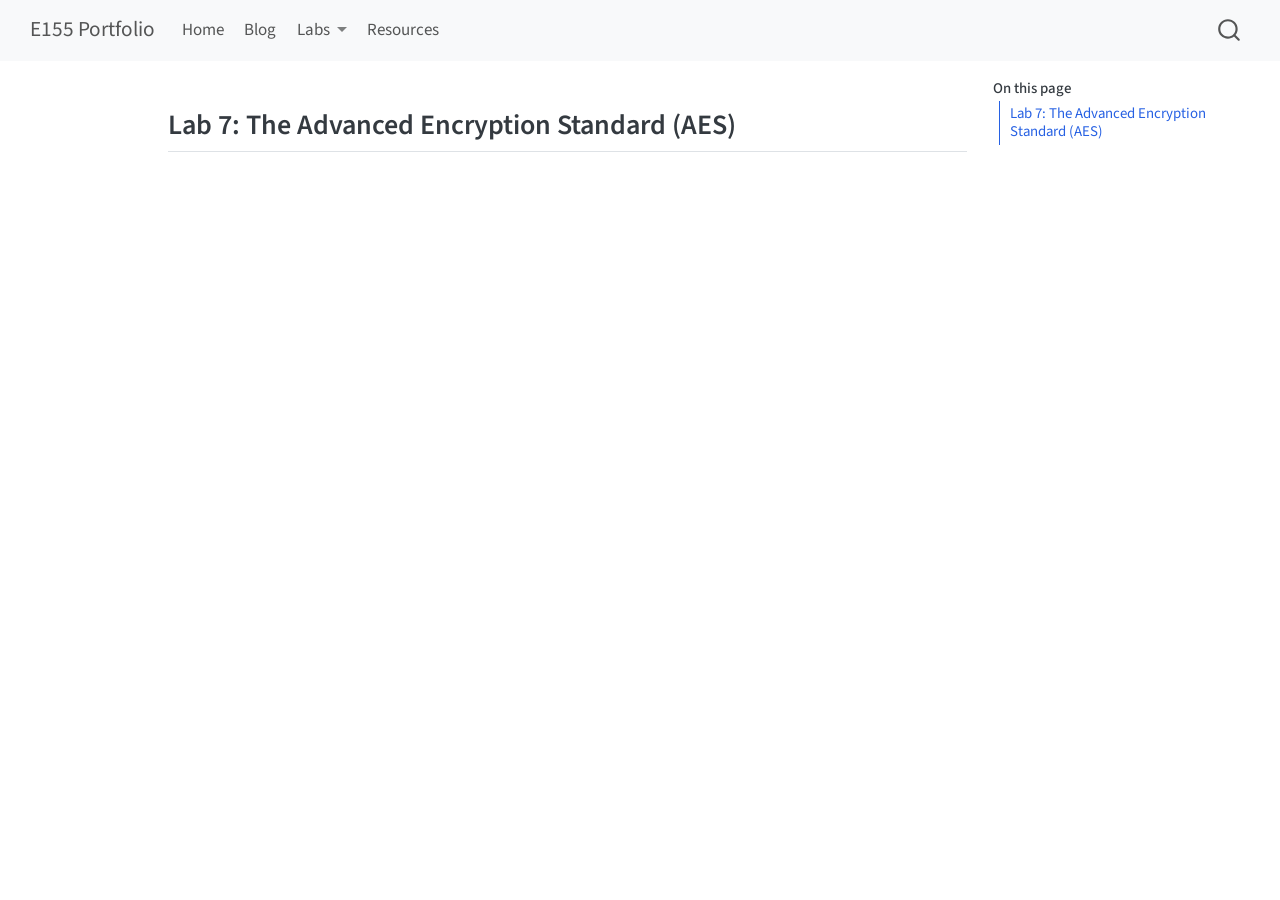
<file: labs/lab7/lab7.html>
<!DOCTYPE html>
<html xmlns="http://www.w3.org/1999/xhtml" lang="en" xml:lang="en"><head>

<meta charset="utf-8">
<meta name="generator" content="quarto-1.6.36">

<meta name="viewport" content="width=device-width, initial-scale=1.0, user-scalable=yes">


<title>lab7 – E155 Portfolio</title>
<style>
code{white-space: pre-wrap;}
span.smallcaps{font-variant: small-caps;}
div.columns{display: flex; gap: min(4vw, 1.5em);}
div.column{flex: auto; overflow-x: auto;}
div.hanging-indent{margin-left: 1.5em; text-indent: -1.5em;}
ul.task-list{list-style: none;}
ul.task-list li input[type="checkbox"] {
  width: 0.8em;
  margin: 0 0.8em 0.2em -1em; /* quarto-specific, see https://github.com/quarto-dev/quarto-cli/issues/4556 */ 
  vertical-align: middle;
}
</style>


<script src="../../site_libs/quarto-nav/quarto-nav.js"></script>
<script src="../../site_libs/quarto-nav/headroom.min.js"></script>
<script src="../../site_libs/clipboard/clipboard.min.js"></script>
<script src="../../site_libs/quarto-search/autocomplete.umd.js"></script>
<script src="../../site_libs/quarto-search/fuse.min.js"></script>
<script src="../../site_libs/quarto-search/quarto-search.js"></script>
<meta name="quarto:offset" content="../../">
<script src="../../site_libs/quarto-html/quarto.js"></script>
<script src="../../site_libs/quarto-html/popper.min.js"></script>
<script src="../../site_libs/quarto-html/tippy.umd.min.js"></script>
<script src="../../site_libs/quarto-html/anchor.min.js"></script>
<link href="../../site_libs/quarto-html/tippy.css" rel="stylesheet">
<link href="../../site_libs/quarto-html/quarto-syntax-highlighting-01c78b5cd655e4cd89133cf59d535862.css" rel="stylesheet" id="quarto-text-highlighting-styles">
<script src="../../site_libs/bootstrap/bootstrap.min.js"></script>
<link href="../../site_libs/bootstrap/bootstrap-icons.css" rel="stylesheet">
<link href="../../site_libs/bootstrap/bootstrap-274c3d255ff4b40ad85bc0e900837b3c.min.css" rel="stylesheet" append-hash="true" id="quarto-bootstrap" data-mode="light">
<script id="quarto-search-options" type="application/json">{
  "location": "navbar",
  "copy-button": false,
  "collapse-after": 3,
  "panel-placement": "end",
  "type": "overlay",
  "limit": 50,
  "keyboard-shortcut": [
    "f",
    "/",
    "s"
  ],
  "show-item-context": false,
  "language": {
    "search-no-results-text": "No results",
    "search-matching-documents-text": "matching documents",
    "search-copy-link-title": "Copy link to search",
    "search-hide-matches-text": "Hide additional matches",
    "search-more-match-text": "more match in this document",
    "search-more-matches-text": "more matches in this document",
    "search-clear-button-title": "Clear",
    "search-text-placeholder": "",
    "search-detached-cancel-button-title": "Cancel",
    "search-submit-button-title": "Submit",
    "search-label": "Search"
  }
}</script>


<link rel="stylesheet" href="../../styles.css">
</head>

<body class="nav-fixed">

<div id="quarto-search-results"></div>
  <header id="quarto-header" class="headroom fixed-top">
    <nav class="navbar navbar-expand-lg " data-bs-theme="dark">
      <div class="navbar-container container-fluid">
      <div class="navbar-brand-container mx-auto">
    <a class="navbar-brand" href="../../index.html">
    <span class="navbar-title">E155 Portfolio</span>
    </a>
  </div>
            <div id="quarto-search" class="" title="Search"></div>
          <button class="navbar-toggler" type="button" data-bs-toggle="collapse" data-bs-target="#navbarCollapse" aria-controls="navbarCollapse" role="menu" aria-expanded="false" aria-label="Toggle navigation" onclick="if (window.quartoToggleHeadroom) { window.quartoToggleHeadroom(); }">
  <span class="navbar-toggler-icon"></span>
</button>
          <div class="collapse navbar-collapse" id="navbarCollapse">
            <ul class="navbar-nav navbar-nav-scroll me-auto">
  <li class="nav-item">
    <a class="nav-link" href="../../index.html"> 
<span class="menu-text">Home</span></a>
  </li>  
  <li class="nav-item">
    <a class="nav-link" href="../../blog.html"> 
<span class="menu-text">Blog</span></a>
  </li>  
  <li class="nav-item dropdown ">
    <a class="nav-link dropdown-toggle" href="#" id="nav-menu-labs" role="link" data-bs-toggle="dropdown" aria-expanded="false">
 <span class="menu-text">Labs</span>
    </a>
    <ul class="dropdown-menu" aria-labelledby="nav-menu-labs">    
        <li>
    <a class="dropdown-item" href="../../labs/lab1/lab1.html">
 <span class="dropdown-text">Lab1</span></a>
  </li>  
        <li>
    <a class="dropdown-item" href="../../labs/lab2/lab2.html">
 <span class="dropdown-text">Lab2</span></a>
  </li>  
        <li>
    <a class="dropdown-item" href="../../labs/lab3/lab3.html">
 <span class="dropdown-text">Lab3</span></a>
  </li>  
        <li>
    <a class="dropdown-item" href="../../labs/lab4/lab4.html">
 <span class="dropdown-text">Lab4</span></a>
  </li>  
        <li>
    <a class="dropdown-item" href="../../labs/lab5/lab5.html">
 <span class="dropdown-text">Lab5</span></a>
  </li>  
        <li>
    <a class="dropdown-item" href="../../labs/lab6/lab6.html">
 <span class="dropdown-text">Lab6</span></a>
  </li>  
        <li>
    <a class="dropdown-item" href="../../labs/lab7/lab7.html">
 <span class="dropdown-text">Lab7</span></a>
  </li>  
    </ul>
  </li>
  <li class="nav-item">
    <a class="nav-link" href="../../resources.html"> 
<span class="menu-text">Resources</span></a>
  </li>  
</ul>
          </div> <!-- /navcollapse -->
            <div class="quarto-navbar-tools">
</div>
      </div> <!-- /container-fluid -->
    </nav>
</header>
<!-- content -->
<div id="quarto-content" class="quarto-container page-columns page-rows-contents page-layout-article page-navbar">
<!-- sidebar -->
<!-- margin-sidebar -->
    <div id="quarto-margin-sidebar" class="sidebar margin-sidebar">
        <nav id="TOC" role="doc-toc" class="toc-active">
    <h2 id="toc-title">On this page</h2>
   
  <ul>
  <li><a href="#lab-7-the-advanced-encryption-standard-aes" id="toc-lab-7-the-advanced-encryption-standard-aes" class="nav-link active" data-scroll-target="#lab-7-the-advanced-encryption-standard-aes">Lab 7: The Advanced Encryption Standard (AES)</a></li>
  </ul>
</nav>
    </div>
<!-- main -->
<main class="content" id="quarto-document-content"><header id="title-block-header" class="quarto-title-block"></header>




<section id="lab-7-the-advanced-encryption-standard-aes" class="level2">
<h2 class="anchored" data-anchor-id="lab-7-the-advanced-encryption-standard-aes">Lab 7: The Advanced Encryption Standard (AES)</h2>


</section>

</main> <!-- /main -->
<script id="quarto-html-after-body" type="application/javascript">
window.document.addEventListener("DOMContentLoaded", function (event) {
  const toggleBodyColorMode = (bsSheetEl) => {
    const mode = bsSheetEl.getAttribute("data-mode");
    const bodyEl = window.document.querySelector("body");
    if (mode === "dark") {
      bodyEl.classList.add("quarto-dark");
      bodyEl.classList.remove("quarto-light");
    } else {
      bodyEl.classList.add("quarto-light");
      bodyEl.classList.remove("quarto-dark");
    }
  }
  const toggleBodyColorPrimary = () => {
    const bsSheetEl = window.document.querySelector("link#quarto-bootstrap");
    if (bsSheetEl) {
      toggleBodyColorMode(bsSheetEl);
    }
  }
  toggleBodyColorPrimary();  
  const icon = "";
  const anchorJS = new window.AnchorJS();
  anchorJS.options = {
    placement: 'right',
    icon: icon
  };
  anchorJS.add('.anchored');
  const isCodeAnnotation = (el) => {
    for (const clz of el.classList) {
      if (clz.startsWith('code-annotation-')) {                     
        return true;
      }
    }
    return false;
  }
  const onCopySuccess = function(e) {
    // button target
    const button = e.trigger;
    // don't keep focus
    button.blur();
    // flash "checked"
    button.classList.add('code-copy-button-checked');
    var currentTitle = button.getAttribute("title");
    button.setAttribute("title", "Copied!");
    let tooltip;
    if (window.bootstrap) {
      button.setAttribute("data-bs-toggle", "tooltip");
      button.setAttribute("data-bs-placement", "left");
      button.setAttribute("data-bs-title", "Copied!");
      tooltip = new bootstrap.Tooltip(button, 
        { trigger: "manual", 
          customClass: "code-copy-button-tooltip",
          offset: [0, -8]});
      tooltip.show();    
    }
    setTimeout(function() {
      if (tooltip) {
        tooltip.hide();
        button.removeAttribute("data-bs-title");
        button.removeAttribute("data-bs-toggle");
        button.removeAttribute("data-bs-placement");
      }
      button.setAttribute("title", currentTitle);
      button.classList.remove('code-copy-button-checked');
    }, 1000);
    // clear code selection
    e.clearSelection();
  }
  const getTextToCopy = function(trigger) {
      const codeEl = trigger.previousElementSibling.cloneNode(true);
      for (const childEl of codeEl.children) {
        if (isCodeAnnotation(childEl)) {
          childEl.remove();
        }
      }
      return codeEl.innerText;
  }
  const clipboard = new window.ClipboardJS('.code-copy-button:not([data-in-quarto-modal])', {
    text: getTextToCopy
  });
  clipboard.on('success', onCopySuccess);
  if (window.document.getElementById('quarto-embedded-source-code-modal')) {
    const clipboardModal = new window.ClipboardJS('.code-copy-button[data-in-quarto-modal]', {
      text: getTextToCopy,
      container: window.document.getElementById('quarto-embedded-source-code-modal')
    });
    clipboardModal.on('success', onCopySuccess);
  }
    var localhostRegex = new RegExp(/^(?:http|https):\/\/localhost\:?[0-9]*\//);
    var mailtoRegex = new RegExp(/^mailto:/);
      var filterRegex = new RegExp('/' + window.location.host + '/');
    var isInternal = (href) => {
        return filterRegex.test(href) || localhostRegex.test(href) || mailtoRegex.test(href);
    }
    // Inspect non-navigation links and adorn them if external
 	var links = window.document.querySelectorAll('a[href]:not(.nav-link):not(.navbar-brand):not(.toc-action):not(.sidebar-link):not(.sidebar-item-toggle):not(.pagination-link):not(.no-external):not([aria-hidden]):not(.dropdown-item):not(.quarto-navigation-tool):not(.about-link)');
    for (var i=0; i<links.length; i++) {
      const link = links[i];
      if (!isInternal(link.href)) {
        // undo the damage that might have been done by quarto-nav.js in the case of
        // links that we want to consider external
        if (link.dataset.originalHref !== undefined) {
          link.href = link.dataset.originalHref;
        }
      }
    }
  function tippyHover(el, contentFn, onTriggerFn, onUntriggerFn) {
    const config = {
      allowHTML: true,
      maxWidth: 500,
      delay: 100,
      arrow: false,
      appendTo: function(el) {
          return el.parentElement;
      },
      interactive: true,
      interactiveBorder: 10,
      theme: 'quarto',
      placement: 'bottom-start',
    };
    if (contentFn) {
      config.content = contentFn;
    }
    if (onTriggerFn) {
      config.onTrigger = onTriggerFn;
    }
    if (onUntriggerFn) {
      config.onUntrigger = onUntriggerFn;
    }
    window.tippy(el, config); 
  }
  const noterefs = window.document.querySelectorAll('a[role="doc-noteref"]');
  for (var i=0; i<noterefs.length; i++) {
    const ref = noterefs[i];
    tippyHover(ref, function() {
      // use id or data attribute instead here
      let href = ref.getAttribute('data-footnote-href') || ref.getAttribute('href');
      try { href = new URL(href).hash; } catch {}
      const id = href.replace(/^#\/?/, "");
      const note = window.document.getElementById(id);
      if (note) {
        return note.innerHTML;
      } else {
        return "";
      }
    });
  }
  const xrefs = window.document.querySelectorAll('a.quarto-xref');
  const processXRef = (id, note) => {
    // Strip column container classes
    const stripColumnClz = (el) => {
      el.classList.remove("page-full", "page-columns");
      if (el.children) {
        for (const child of el.children) {
          stripColumnClz(child);
        }
      }
    }
    stripColumnClz(note)
    if (id === null || id.startsWith('sec-')) {
      // Special case sections, only their first couple elements
      const container = document.createElement("div");
      if (note.children && note.children.length > 2) {
        container.appendChild(note.children[0].cloneNode(true));
        for (let i = 1; i < note.children.length; i++) {
          const child = note.children[i];
          if (child.tagName === "P" && child.innerText === "") {
            continue;
          } else {
            container.appendChild(child.cloneNode(true));
            break;
          }
        }
        if (window.Quarto?.typesetMath) {
          window.Quarto.typesetMath(container);
        }
        return container.innerHTML
      } else {
        if (window.Quarto?.typesetMath) {
          window.Quarto.typesetMath(note);
        }
        return note.innerHTML;
      }
    } else {
      // Remove any anchor links if they are present
      const anchorLink = note.querySelector('a.anchorjs-link');
      if (anchorLink) {
        anchorLink.remove();
      }
      if (window.Quarto?.typesetMath) {
        window.Quarto.typesetMath(note);
      }
      if (note.classList.contains("callout")) {
        return note.outerHTML;
      } else {
        return note.innerHTML;
      }
    }
  }
  for (var i=0; i<xrefs.length; i++) {
    const xref = xrefs[i];
    tippyHover(xref, undefined, function(instance) {
      instance.disable();
      let url = xref.getAttribute('href');
      let hash = undefined; 
      if (url.startsWith('#')) {
        hash = url;
      } else {
        try { hash = new URL(url).hash; } catch {}
      }
      if (hash) {
        const id = hash.replace(/^#\/?/, "");
        const note = window.document.getElementById(id);
        if (note !== null) {
          try {
            const html = processXRef(id, note.cloneNode(true));
            instance.setContent(html);
          } finally {
            instance.enable();
            instance.show();
          }
        } else {
          // See if we can fetch this
          fetch(url.split('#')[0])
          .then(res => res.text())
          .then(html => {
            const parser = new DOMParser();
            const htmlDoc = parser.parseFromString(html, "text/html");
            const note = htmlDoc.getElementById(id);
            if (note !== null) {
              const html = processXRef(id, note);
              instance.setContent(html);
            } 
          }).finally(() => {
            instance.enable();
            instance.show();
          });
        }
      } else {
        // See if we can fetch a full url (with no hash to target)
        // This is a special case and we should probably do some content thinning / targeting
        fetch(url)
        .then(res => res.text())
        .then(html => {
          const parser = new DOMParser();
          const htmlDoc = parser.parseFromString(html, "text/html");
          const note = htmlDoc.querySelector('main.content');
          if (note !== null) {
            // This should only happen for chapter cross references
            // (since there is no id in the URL)
            // remove the first header
            if (note.children.length > 0 && note.children[0].tagName === "HEADER") {
              note.children[0].remove();
            }
            const html = processXRef(null, note);
            instance.setContent(html);
          } 
        }).finally(() => {
          instance.enable();
          instance.show();
        });
      }
    }, function(instance) {
    });
  }
      let selectedAnnoteEl;
      const selectorForAnnotation = ( cell, annotation) => {
        let cellAttr = 'data-code-cell="' + cell + '"';
        let lineAttr = 'data-code-annotation="' +  annotation + '"';
        const selector = 'span[' + cellAttr + '][' + lineAttr + ']';
        return selector;
      }
      const selectCodeLines = (annoteEl) => {
        const doc = window.document;
        const targetCell = annoteEl.getAttribute("data-target-cell");
        const targetAnnotation = annoteEl.getAttribute("data-target-annotation");
        const annoteSpan = window.document.querySelector(selectorForAnnotation(targetCell, targetAnnotation));
        const lines = annoteSpan.getAttribute("data-code-lines").split(",");
        const lineIds = lines.map((line) => {
          return targetCell + "-" + line;
        })
        let top = null;
        let height = null;
        let parent = null;
        if (lineIds.length > 0) {
            //compute the position of the single el (top and bottom and make a div)
            const el = window.document.getElementById(lineIds[0]);
            top = el.offsetTop;
            height = el.offsetHeight;
            parent = el.parentElement.parentElement;
          if (lineIds.length > 1) {
            const lastEl = window.document.getElementById(lineIds[lineIds.length - 1]);
            const bottom = lastEl.offsetTop + lastEl.offsetHeight;
            height = bottom - top;
          }
          if (top !== null && height !== null && parent !== null) {
            // cook up a div (if necessary) and position it 
            let div = window.document.getElementById("code-annotation-line-highlight");
            if (div === null) {
              div = window.document.createElement("div");
              div.setAttribute("id", "code-annotation-line-highlight");
              div.style.position = 'absolute';
              parent.appendChild(div);
            }
            div.style.top = top - 2 + "px";
            div.style.height = height + 4 + "px";
            div.style.left = 0;
            let gutterDiv = window.document.getElementById("code-annotation-line-highlight-gutter");
            if (gutterDiv === null) {
              gutterDiv = window.document.createElement("div");
              gutterDiv.setAttribute("id", "code-annotation-line-highlight-gutter");
              gutterDiv.style.position = 'absolute';
              const codeCell = window.document.getElementById(targetCell);
              const gutter = codeCell.querySelector('.code-annotation-gutter');
              gutter.appendChild(gutterDiv);
            }
            gutterDiv.style.top = top - 2 + "px";
            gutterDiv.style.height = height + 4 + "px";
          }
          selectedAnnoteEl = annoteEl;
        }
      };
      const unselectCodeLines = () => {
        const elementsIds = ["code-annotation-line-highlight", "code-annotation-line-highlight-gutter"];
        elementsIds.forEach((elId) => {
          const div = window.document.getElementById(elId);
          if (div) {
            div.remove();
          }
        });
        selectedAnnoteEl = undefined;
      };
        // Handle positioning of the toggle
    window.addEventListener(
      "resize",
      throttle(() => {
        elRect = undefined;
        if (selectedAnnoteEl) {
          selectCodeLines(selectedAnnoteEl);
        }
      }, 10)
    );
    function throttle(fn, ms) {
    let throttle = false;
    let timer;
      return (...args) => {
        if(!throttle) { // first call gets through
            fn.apply(this, args);
            throttle = true;
        } else { // all the others get throttled
            if(timer) clearTimeout(timer); // cancel #2
            timer = setTimeout(() => {
              fn.apply(this, args);
              timer = throttle = false;
            }, ms);
        }
      };
    }
      // Attach click handler to the DT
      const annoteDls = window.document.querySelectorAll('dt[data-target-cell]');
      for (const annoteDlNode of annoteDls) {
        annoteDlNode.addEventListener('click', (event) => {
          const clickedEl = event.target;
          if (clickedEl !== selectedAnnoteEl) {
            unselectCodeLines();
            const activeEl = window.document.querySelector('dt[data-target-cell].code-annotation-active');
            if (activeEl) {
              activeEl.classList.remove('code-annotation-active');
            }
            selectCodeLines(clickedEl);
            clickedEl.classList.add('code-annotation-active');
          } else {
            // Unselect the line
            unselectCodeLines();
            clickedEl.classList.remove('code-annotation-active');
          }
        });
      }
  const findCites = (el) => {
    const parentEl = el.parentElement;
    if (parentEl) {
      const cites = parentEl.dataset.cites;
      if (cites) {
        return {
          el,
          cites: cites.split(' ')
        };
      } else {
        return findCites(el.parentElement)
      }
    } else {
      return undefined;
    }
  };
  var bibliorefs = window.document.querySelectorAll('a[role="doc-biblioref"]');
  for (var i=0; i<bibliorefs.length; i++) {
    const ref = bibliorefs[i];
    const citeInfo = findCites(ref);
    if (citeInfo) {
      tippyHover(citeInfo.el, function() {
        var popup = window.document.createElement('div');
        citeInfo.cites.forEach(function(cite) {
          var citeDiv = window.document.createElement('div');
          citeDiv.classList.add('hanging-indent');
          citeDiv.classList.add('csl-entry');
          var biblioDiv = window.document.getElementById('ref-' + cite);
          if (biblioDiv) {
            citeDiv.innerHTML = biblioDiv.innerHTML;
          }
          popup.appendChild(citeDiv);
        });
        return popup.innerHTML;
      });
    }
  }
});
</script>
</div> <!-- /content -->




</body></html>
</file>
<file: site_libs/quarto-html/tippy.css>
.tippy-box[data-animation=fade][data-state=hidden]{opacity:0}[data-tippy-root]{max-width:calc(100vw - 10px)}.tippy-box{position:relative;background-color:#333;color:#fff;border-radius:4px;font-size:14px;line-height:1.4;white-space:normal;outline:0;transition-property:transform,visibility,opacity}.tippy-box[data-placement^=top]>.tippy-arrow{bottom:0}.tippy-box[data-placement^=top]>.tippy-arrow:before{bottom:-7px;left:0;border-width:8px 8px 0;border-top-color:initial;transform-origin:center top}.tippy-box[data-placement^=bottom]>.tippy-arrow{top:0}.tippy-box[data-placement^=bottom]>.tippy-arrow:before{top:-7px;left:0;border-width:0 8px 8px;border-bottom-color:initial;transform-origin:center bottom}.tippy-box[data-placement^=left]>.tippy-arrow{right:0}.tippy-box[data-placement^=left]>.tippy-arrow:before{border-width:8px 0 8px 8px;border-left-color:initial;right:-7px;transform-origin:center left}.tippy-box[data-placement^=right]>.tippy-arrow{left:0}.tippy-box[data-placement^=right]>.tippy-arrow:before{left:-7px;border-width:8px 8px 8px 0;border-right-color:initial;transform-origin:center right}.tippy-box[data-inertia][data-state=visible]{transition-timing-function:cubic-bezier(.54,1.5,.38,1.11)}.tippy-arrow{width:16px;height:16px;color:#333}.tippy-arrow:before{content:"";position:absolute;border-color:transparent;border-style:solid}.tippy-content{position:relative;padding:5px 9px;z-index:1}
</file>
<file: site_libs/quarto-html/quarto-syntax-highlighting-01c78b5cd655e4cd89133cf59d535862.css>
/* quarto syntax highlight colors */
:root {
  --quarto-hl-ot-color: #003B4F;
  --quarto-hl-at-color: #657422;
  --quarto-hl-ss-color: #20794D;
  --quarto-hl-an-color: #5E5E5E;
  --quarto-hl-fu-color: #4758AB;
  --quarto-hl-st-color: #20794D;
  --quarto-hl-cf-color: #003B4F;
  --quarto-hl-op-color: #5E5E5E;
  --quarto-hl-er-color: #AD0000;
  --quarto-hl-bn-color: #AD0000;
  --quarto-hl-al-color: #AD0000;
  --quarto-hl-va-color: #111111;
  --quarto-hl-bu-color: inherit;
  --quarto-hl-ex-color: inherit;
  --quarto-hl-pp-color: #AD0000;
  --quarto-hl-in-color: #5E5E5E;
  --quarto-hl-vs-color: #20794D;
  --quarto-hl-wa-color: #5E5E5E;
  --quarto-hl-do-color: #5E5E5E;
  --quarto-hl-im-color: #00769E;
  --quarto-hl-ch-color: #20794D;
  --quarto-hl-dt-color: #AD0000;
  --quarto-hl-fl-color: #AD0000;
  --quarto-hl-co-color: #5E5E5E;
  --quarto-hl-cv-color: #5E5E5E;
  --quarto-hl-cn-color: #8f5902;
  --quarto-hl-sc-color: #5E5E5E;
  --quarto-hl-dv-color: #AD0000;
  --quarto-hl-kw-color: #003B4F;
}

/* other quarto variables */
:root {
  --quarto-font-monospace: SFMono-Regular, Menlo, Monaco, Consolas, "Liberation Mono", "Courier New", monospace;
}

pre > code.sourceCode > span {
  color: #003B4F;
}

code span {
  color: #003B4F;
}

code.sourceCode > span {
  color: #003B4F;
}

div.sourceCode,
div.sourceCode pre.sourceCode {
  color: #003B4F;
}

code span.ot {
  color: #003B4F;
  font-style: inherit;
}

code span.at {
  color: #657422;
  font-style: inherit;
}

code span.ss {
  color: #20794D;
  font-style: inherit;
}

code span.an {
  color: #5E5E5E;
  font-style: inherit;
}

code span.fu {
  color: #4758AB;
  font-style: inherit;
}

code span.st {
  color: #20794D;
  font-style: inherit;
}

code span.cf {
  color: #003B4F;
  font-weight: bold;
  font-style: inherit;
}

code span.op {
  color: #5E5E5E;
  font-style: inherit;
}

code span.er {
  color: #AD0000;
  font-style: inherit;
}

code span.bn {
  color: #AD0000;
  font-style: inherit;
}

code span.al {
  color: #AD0000;
  font-style: inherit;
}

code span.va {
  color: #111111;
  font-style: inherit;
}

code span.bu {
  font-style: inherit;
}

code span.ex {
  font-style: inherit;
}

code span.pp {
  color: #AD0000;
  font-style: inherit;
}

code span.in {
  color: #5E5E5E;
  font-style: inherit;
}

code span.vs {
  color: #20794D;
  font-style: inherit;
}

code span.wa {
  color: #5E5E5E;
  font-style: italic;
}

code span.do {
  color: #5E5E5E;
  font-style: italic;
}

code span.im {
  color: #00769E;
  font-style: inherit;
}

code span.ch {
  color: #20794D;
  font-style: inherit;
}

code span.dt {
  color: #AD0000;
  font-style: inherit;
}

code span.fl {
  color: #AD0000;
  font-style: inherit;
}

code span.co {
  color: #5E5E5E;
  font-style: inherit;
}

code span.cv {
  color: #5E5E5E;
  font-style: italic;
}

code span.cn {
  color: #8f5902;
  font-style: inherit;
}

code span.sc {
  color: #5E5E5E;
  font-style: inherit;
}

code span.dv {
  color: #AD0000;
  font-style: inherit;
}

code span.kw {
  color: #003B4F;
  font-weight: bold;
  font-style: inherit;
}

.prevent-inlining {
  content: "</";
}

/*# sourceMappingURL=b864b4b3bfc832830bc29b9fb759e26b.css.map */
</file>
<file: styles.css>
/* css styles */
</file>
